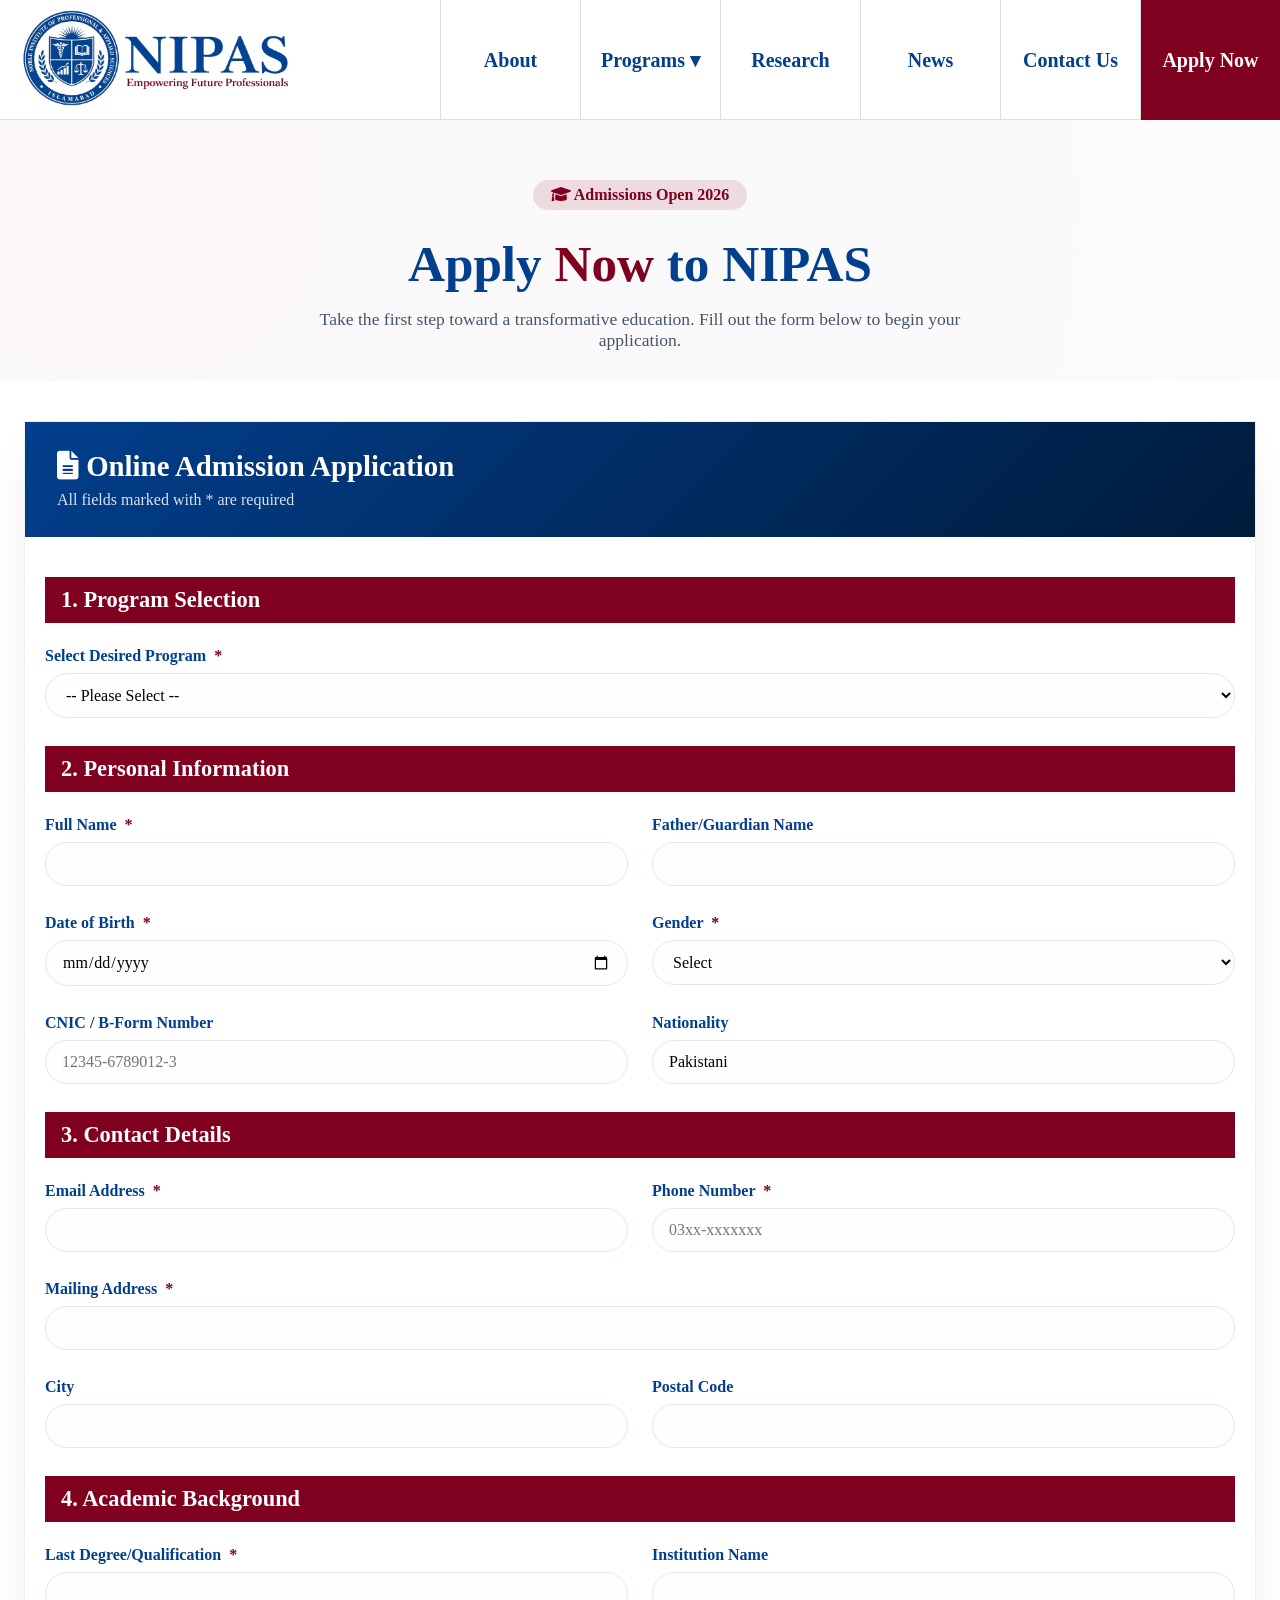
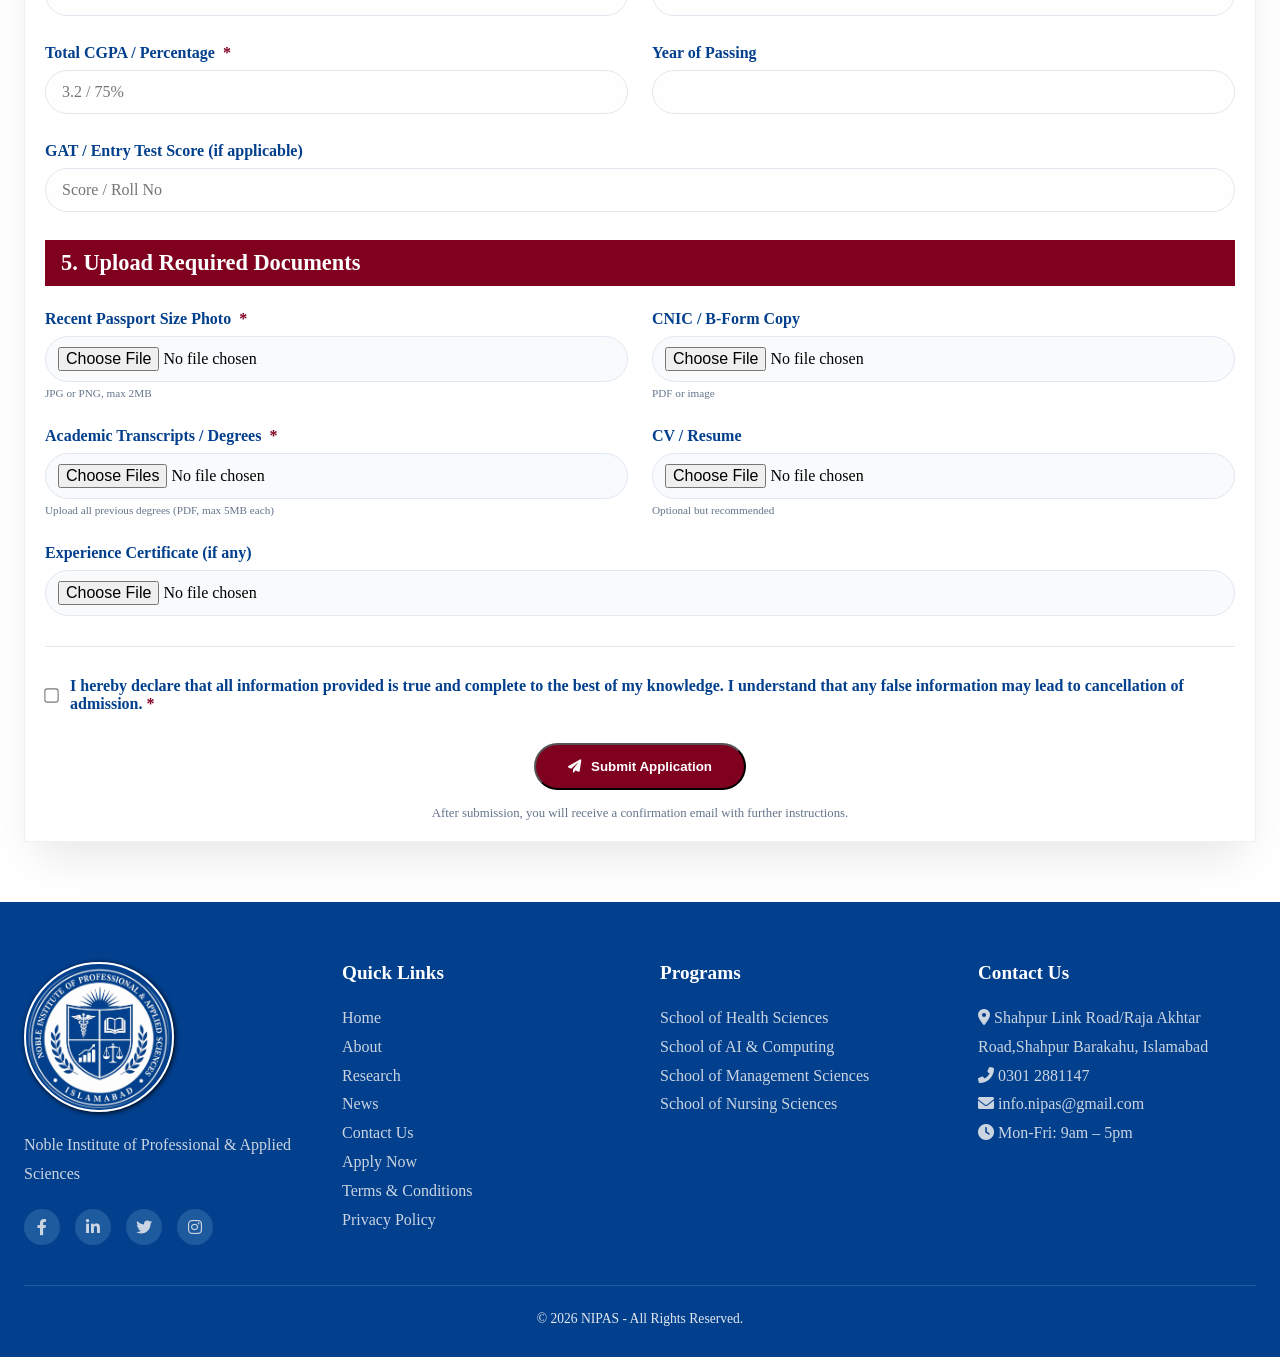
<file: apply-now.html>
<!DOCTYPE html>
<html lang="en">
<head>
<meta charset="UTF-8">
<meta name="viewport" content="width=device-width, initial-scale=1.0">

<!-- SEO Title -->
<title>Apply Now | NIPAS Admissions Islamabad</title>

<!-- Meta Description -->
<meta name="description" content="Apply now for admission at NIPAS Islamabad. Join Noble Institute of Professional & Applied Sciences and start your journey in quality education and professional learning.">

<!-- Keywords -->
<meta name="keywords" content="NIPAS apply now, admissions Islamabad, apply admission Pakistan, education institute apply, NIPAS admission form, professional courses admission">

<!-- Author -->
<meta name="author" content="NIPAS Islamabad">

<!-- Robots -->
<meta name="robots" content="index, follow">

<!-- Canonical URL -->
<link rel="canonical" href="https://tariqsh123.github.io/nipas/apply-now.html">

<!-- Theme Color -->
<meta name="theme-color" content="#0d6efd">

<!-- Open Graph -->
<meta property="og:type" content="website">
<meta property="og:title" content="Apply Now | NIPAS Admissions Islamabad">
<meta property="og:description" content="Apply for admission at NIPAS Islamabad and join professional education programs designed for future success.">
<meta property="og:url" content="https://tariqsh123.github.io/nipas/apply-now.html">
<meta property="og:image" content="https://tariqsh123.github.io/nipas/images/apply-preview.jpg">

<!-- Twitter Card -->
<meta name="twitter:card" content="summary_large_image">
<meta name="twitter:title" content="Apply Now | NIPAS Admissions Islamabad">
<meta name="twitter:description" content="Submit your application for admission at NIPAS Islamabad.">
<meta name="twitter:image" content="https://tariqsh123.github.io/nipas/images/apply-preview.jpg">

<!-- Favicon -->
<link rel="icon" href="images/favicon.ico" type="image/x-icon">

<!-- CSS -->
<link rel="stylesheet" href="style.css">

<!-- Font Awesome -->
<link rel="stylesheet" href="https://cdnjs.cloudflare.com/ajax/libs/font-awesome/6.0.0-beta3/css/all.min.css">
</head>
<body>

<!-- ================= NAVBAR (exact copy) ================= -->

<!-- ================= NAVBAR (exact copy) ================= -->
<header class="navbar" id="navbar">
  <div class="nav-container">
    <div class="logo">
      <a href="index.html">
        <img src="images/logo.webp" alt="NIPAS Logo">
      </a>
    </div>
    <!-- DESKTOP MENU -->
    <nav class="nav-menu" aria-label="Main Navigation">
      <a href="about-us.html" class="nav-link">About</a>
      <!-- PROGRAMS DROPDOWN -->
      <div class="dropdown">
        <button class="nav-link dropdown-btn" aria-haspopup="true" aria-expanded="false">Programs ▾</button>
        <div class="dropdown-menu" role="menu">
          <a href="school-of-health-science-program.html" class="dropdown-item">School of Health Sciences</a>
          <a href="school-of-nursing-program.html" class="dropdown-item">School of Nursing</a>
          <a href="school-of-management-sciences-program.html" class="dropdown-item">School of Management Sciences</a>
          <a href="school-of-artificial-intelligence-and-computing-program.html" class="dropdown-item">School of Artificial Intelligence & Computing</a>
        </div>
      </div>
      <a href="research.html" class="nav-link">Research</a>
      <a href="news.html" class="nav-link">News</a>
      <a href="contact-us.html" class="nav-link">Contact Us</a>
      <a href="apply-now.html" class="nav-link apply-btn">Apply Now</a>
    </nav>
    <!-- MOBILE TOGGLE -->
    <button class="hamburger" id="hamburger" aria-label="Open Menu">
      <span></span>
      <span></span>
      <span></span>
    </button>
  </div>
</header>
<!-- OVERLAY -->
<div class="overlay" id="overlay"></div>
<!-- MOBILE MENU -->
<aside class="mobile-menu" id="mobileMenu">
  <div class="mobile-header">
    <a href="index.html" class="mobile-logo">
      <img src="images/logo.webp" alt="NIPAS Logo">
    </a>
    <button class="close-btn" id="closeMenu" aria-label="Close Menu">×</button>
  </div>
  <nav class="mobile-nav">
    <a href="about-us.html">About</a>
    <button class="mobile-dropdown-btn">Programs ▾</button>
    <div class="mobile-dropdown">
      <a href="school-of-health-science-program.html">School of Health Sciences</a>
      <a href="school-of-nursing-program.html">School of Nursing</a>
      <a href="school-of-management-sciences-program.html">School of Management Sciences</a>
      <a href="school-of-artificial-intelligence-and-computing-program.html">School of AI & Computing</a>
    </div>
    <a href="research.html">Research</a>
    <a href="news.html">News</a>
    <a href="contact-us.html">Contact Us</a>
    <a href="apply-now.html">Apply Now</a>
  </nav>
</aside>
<!-- ================= MAIN: APPLY NOW FORM ================= -->
<main>
  <!-- Hero Section -->
  <section class="apply-hero">
    <div class="container">
      <div class="apply-badge"><i class="fas fa-graduation-cap"></i> Admissions Open 2026</div>
      <h1>Apply <span>Now</span> to NIPAS</h1>
      <p style="max-width: 700px; margin: 16px auto 0; font-size: 1.1rem; color: #475569;">Take the first step toward a transformative education. Fill out the form below to begin your application.</p>
    </div>
  </section>

  <!-- Application Form -->
  <div class="container">
    <div class="form-container">
      <div class="form-header">
        <h2><i class="fas fa-file-alt"></i> Online Admission Application</h2>
        <p>All fields marked with <span class="required">*</span> are required</p>
      </div>
      <div class="form-body">
        <form id="admissionForm" action="#" method="post" enctype="multipart/form-data">
          <!-- Program Selection -->
          <div class="section-subtitle">1. Program Selection</div>
          <div class="form-row">
            <div class="form-group full-width">
              <label>Select Desired Program <span class="required">*</span></label>
              <select name="program" required>
                <option value="">-- Please Select --</option>
                  <option>BS Health Sciences</option>
                  <option>MS Health Sciences</option>
                  <option>MPhil Health Sciences</option>
                  <option>PhD Health Sciences</option>
                  <option>BS Nursing</option>
                  <option>MS Nursing</option>
                  <option>MPhil Nursing</option>
                  <option>PhD Nursing</option>
                  <option>BS Artificial Intelligence</option>
                  <option>BS Computer Science</option>
                  <option>BS Data Science</option>
                  <option>MS Artificial Intelligence</option>
                  <option>MS Computing</option>
                  <option>MPhil Computing</option>
                  <option>PhD Computing Sciences</option>
                  <option>BS Management Sciences</option>
                  <option>MS Management Sciences</option>
                  <option>MPhil Management Sciences</option>
                  <option>PhD Management Sciences</option>
              </select>
            </div>
          </div>

          <!-- Personal Information -->
          <div class="section-subtitle">2. Personal Information</div>
          <div class="form-row">
            <div class="form-group"><label>Full Name <span class="required">*</span></label><input type="text" name="fullname" required></div>
            <div class="form-group"><label>Father/Guardian Name</label><input type="text" name="guardian"></div>
          </div>
          <div class="form-row">
            <div class="form-group"><label>Date of Birth <span class="required">*</span></label><input type="date" name="dob" required></div>
            <div class="form-group"><label>Gender <span class="required">*</span></label>
              <select name="gender" required>
                <option value="">Select</option>
                <option>Male</option>
                <option>Female</option>
                <option>Other</option>
              </select>
            </div>
          </div>
          <div class="form-row">
            <div class="form-group"><label>CNIC / B-Form Number</label><input type="text" name="cnic" placeholder="12345-6789012-3"></div>
            <div class="form-group"><label>Nationality</label><input type="text" name="nationality" value="Pakistani"></div>
          </div>

          <!-- Contact Details -->
          <div class="section-subtitle">3. Contact Details</div>
          <div class="form-row">
            <div class="form-group"><label>Email Address <span class="required">*</span></label><input type="email" name="email" required></div>
            <div class="form-group"><label>Phone Number <span class="required">*</span></label><input type="tel" name="phone" required placeholder="03xx-xxxxxxx"></div>
          </div>
          <div class="form-row">
            <div class="form-group full-width"><label>Mailing Address <span class="required">*</span></label><input type="text" name="address" required></div>
          </div>
          <div class="form-row">
            <div class="form-group"><label>City</label><input type="text" name="city"></div>
            <div class="form-group"><label>Postal Code</label><input type="text" name="postal"></div>
          </div>

          <!-- Academic Background -->
          <div class="section-subtitle">4. Academic Background</div>
          <div class="form-row">
            <div class="form-group"><label>Last Degree/Qualification <span class="required">*</span></label><input type="text" name="last_degree" required></div>
            <div class="form-group"><label>Institution Name</label><input type="text" name="institution"></div>
          </div>
          <div class="form-row">
            <div class="form-group"><label>Total CGPA / Percentage <span class="required">*</span></label><input type="text" name="cgpa" required placeholder="3.2 / 75%"></div>
            <div class="form-group"><label>Year of Passing</label><input type="text" name="passing_year"></div>
          </div>
          <div class="form-row">
            <div class="form-group"><label>GAT / Entry Test Score (if applicable)</label><input type="text" name="gat_score" placeholder="Score / Roll No"></div>
          </div>

          <!-- Document Uploads -->
          <div class="section-subtitle">5. Upload Required Documents</div>
          <div class="form-row">
            <div class="form-group"><label>Recent Passport Size Photo <span class="required">*</span></label><input type="file" name="photo" accept="image/*" class="file-input" required><div class="file-note">JPG or PNG, max 2MB</div></div>
            <div class="form-group"><label>CNIC / B-Form Copy</label><input type="file" name="cnic_copy" accept=".pdf,.jpg,.png" class="file-input"><div class="file-note">PDF or image</div></div>
          </div>
          <div class="form-row">
            <div class="form-group"><label>Academic Transcripts / Degrees <span class="required">*</span></label><input type="file" name="transcripts" accept=".pdf" class="file-input" required multiple><div class="file-note">Upload all previous degrees (PDF, max 5MB each)</div></div>
            <div class="form-group"><label>CV / Resume</label><input type="file" name="cv" accept=".pdf,.doc" class="file-input"><div class="file-note">Optional but recommended</div></div>
          </div>
          <div class="form-row">
            <div class="form-group"><label>Experience Certificate (if any)</label><input type="file" name="experience" accept=".pdf" class="file-input"></div>
          </div>

          <!-- Declaration -->
          <hr>
          <div class="checkbox-group">
            <input type="checkbox" id="declaration" required>
            <label for="declaration">I hereby declare that all information provided is true and complete to the best of my knowledge. I understand that any false information may lead to cancellation of admission.<span class="required">*</span></label>
          </div>

          <!-- Submit Button -->
          <div class="submit-area">
            <button type="submit" class="btn-primary"><i class="fas fa-paper-plane"></i> Submit Application</button>
            <p style="margin-top: 16px; font-size: 0.8rem; color:#64748b;">After submission, you will receive a confirmation email with further instructions.</p>
          </div>
        </form>
      </div>
    </div>
  </div>
</main>

<!-- ================= FOOTER (exact copy) ================= -->
<footer class="footer">
  <div class="container">
    <div class="footer-flex">
      <div class="footer-col">
        <div class="footer-logo">
          <img src="images/footer-logo.webp" alt="NIPAS Footer Logo" title="NIPAS Footer Logo" loading="lazy">
        </div>
        <p>Noble Institute of Professional & Applied Sciences</p>
        <div class="social-icons">
          <a href="#"><i class="fab fa-facebook-f"></i></a>
          <a href="#"><i class="fab fa-linkedin-in"></i></a>
          <a href="#"><i class="fab fa-twitter"></i></a>
          <a href="#"><i class="fab fa-instagram"></i></a>
        </div>
      </div>
      <div class="footer-col">
        <h4>Quick Links</h4>
        <a href="index.html">Home</a>
        <a href="about-us.html">About</a>
        <a href="research.html">Research</a>
        <a href="news.html">News</a>
        <a href="contact-us.html">Contact Us</a>
        <a href="apply-now.html">Apply Now</a>
        <a href="terms.html">Terms & Conditions </a>
        <a href="privacy.html">Privacy Policy</a>
      </div>
      <div class="footer-col">
        <h4>Programs</h4>
        <a href="school-of-health-science-program.html">School of Health Sciences</a>
        <a href="school-of-artificial-intelligence-and-computing-program.html">School of AI & Computing</a>
        <a href="school-of-management-sciences-program.html">School of Management Sciences</a>
        <a href="school-of-nursing-program.html">School of Nursing Sciences</a>
      </div>
      <div class="footer-col">
        <h4>Contact Us</h4>
        <p><i class="fas fa-map-marker-alt"></i> Shahpur Link Road/Raja Akhtar Road,Shahpur Barakahu, Islamabad</p>
        <p><i class="fas fa-phone-alt"></i> 0301 2881147</p>
        <p><i class="fas fa-envelope"></i> info.nipas@gmail.com</p>
        <p><i class="fas fa-clock"></i> Mon-Fri: 9am – 5pm</p>
      </div>
    </div>
    <div class="copyright">
      <p>© 2026 NIPAS - All Rights Reserved.</p>
    </div>
  </div>
</footer>
<script>
  // Mobile menu and scroll functionality (same as original)
  const hamburger = document.getElementById("hamburger");
  const mobileMenu = document.getElementById("mobileMenu");
  const overlay = document.getElementById("overlay");
  const closeMenu = document.getElementById("closeMenu");
  function openMenu() {
    mobileMenu.classList.add("active");
    overlay.classList.add("active");
    document.body.style.overflow = "hidden";
  }
  function closeMobileMenu() {
    mobileMenu.classList.remove("active");
    overlay.classList.remove("active");
    document.body.style.overflow = "auto";
  }
  if(hamburger) hamburger.addEventListener("click", openMenu);
  if(closeMenu) closeMenu.addEventListener("click", closeMobileMenu);
  if(overlay) overlay.addEventListener("click", closeMobileMenu);
  document.querySelectorAll(".mobile-nav a").forEach(link => {
    link.addEventListener("click", closeMobileMenu);
  });
  const mobileDropdownBtn = document.querySelector(".mobile-dropdown-btn");
  const mobileDropdown = document.querySelector(".mobile-dropdown");
  if(mobileDropdownBtn) {
    mobileDropdownBtn.addEventListener("click", () => {
      if (mobileDropdown.style.display === "flex") mobileDropdown.style.display = "none";
      else mobileDropdown.style.display = "flex";
    });
  }
  window.addEventListener("scroll", () => {
    const navbar = document.getElementById("navbar");
    if (window.scrollY > 10) navbar.classList.add("scrolled");
    else navbar.classList.remove("scrolled");
  });

  // Form submission handler (demo alert)
  const form = document.getElementById('admissionForm');
  form.addEventListener('submit', function(e) {
    e.preventDefault();
    // Simple validation for file inputs (just demo)
    const program = form.querySelector('select[name="program"]').value;
    if (!program) {
      alert('Please select a program.');
      return;
    }
    alert('Thank you for applying to NIPAS! Your application has been received. Our admissions team will contact you within 3-5 working days.');
    // In a real scenario, you'd send form data via fetch or FormData
    // For demo, we reset optionally? Not resetting to keep demo visible.
    // form.reset(); // optional
  });
</script>
</body>
</html>
</file>
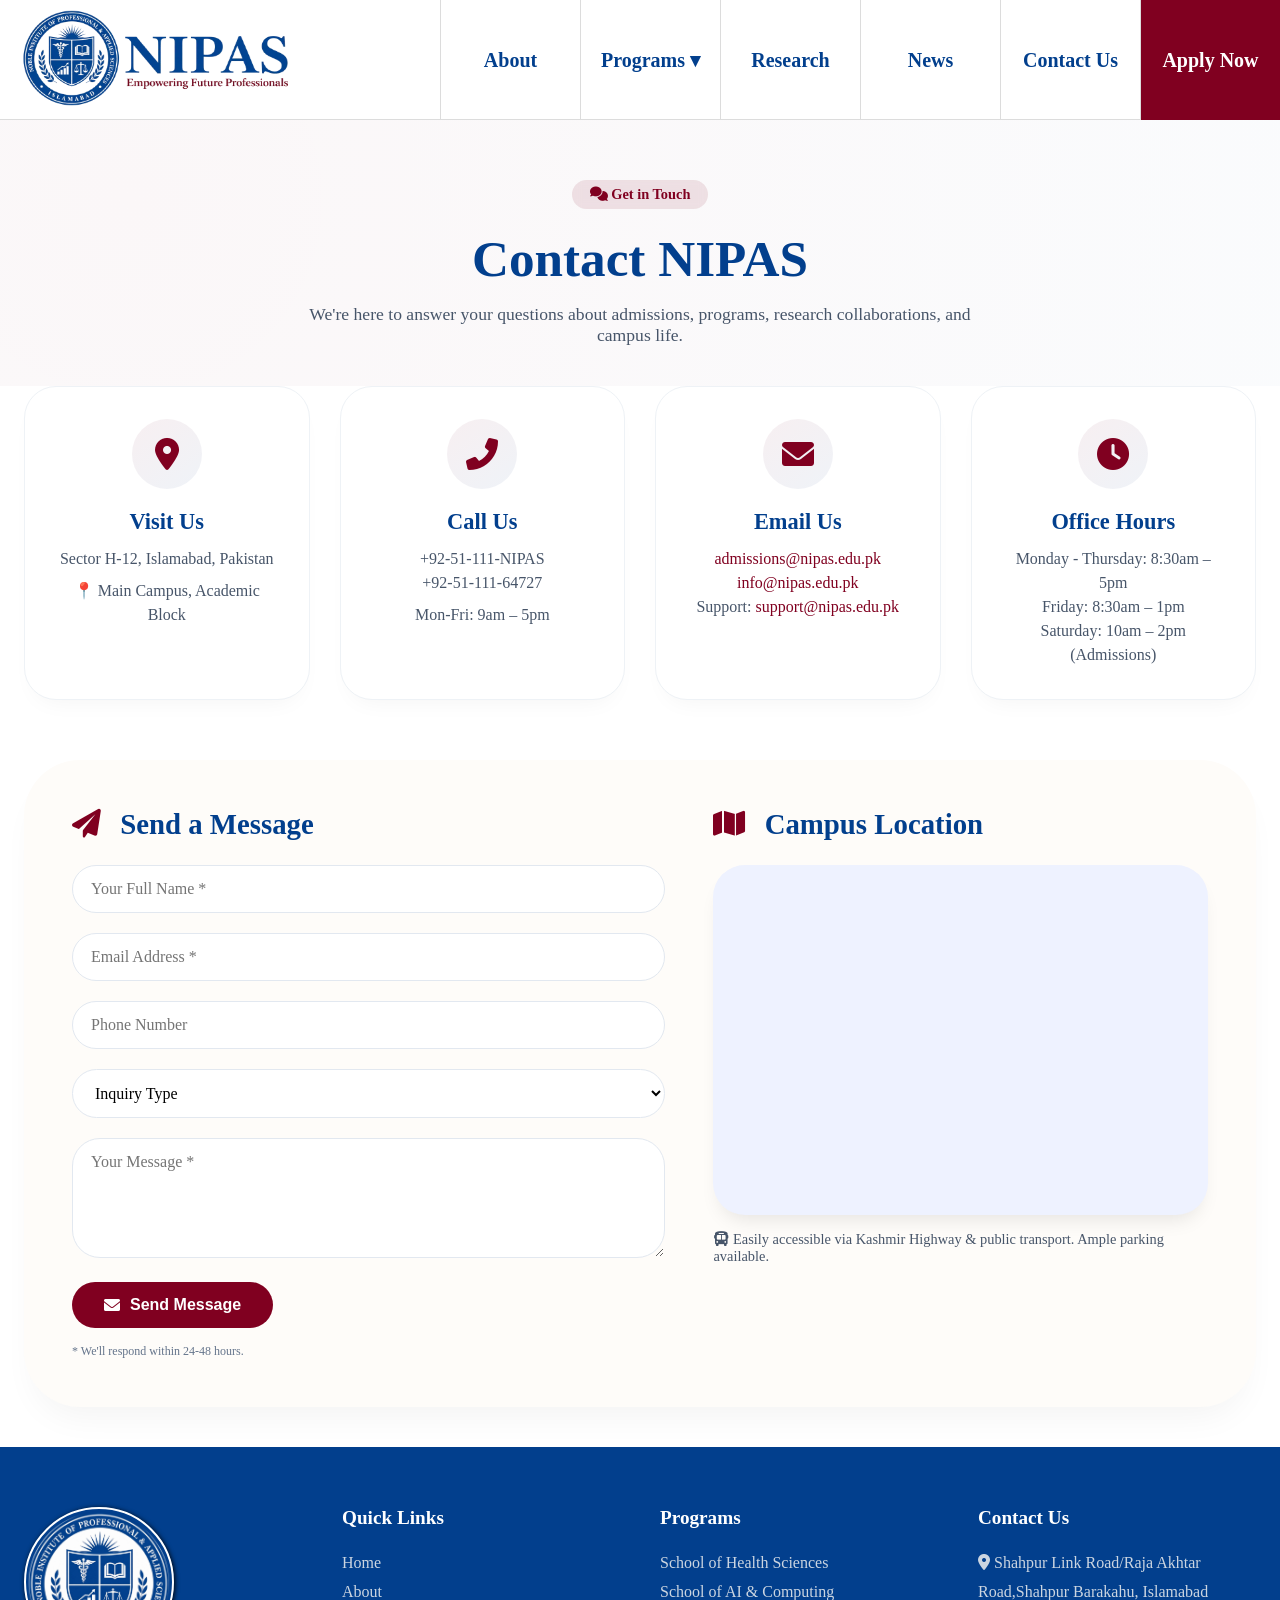
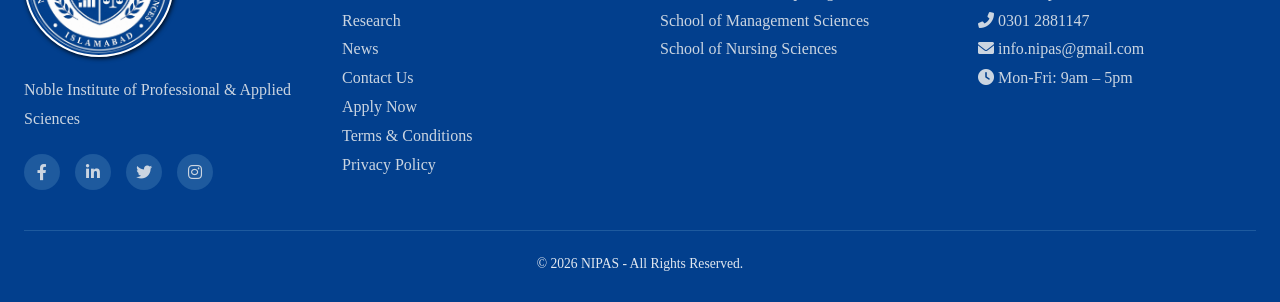
<file: contact-us.html>
<!DOCTYPE html>
<html lang="en">
<head>
<meta charset="UTF-8">
<meta name="viewport" content="width=device-width, initial-scale=1.0">

<!-- SEO Title -->
<title>Contact NIPAS | Noble Institute of Professional & Applied Sciences Islamabad</title>

<!-- Meta Description -->
<meta name="description" content="Contact NIPAS Islamabad for admissions, inquiries, and support. Get in touch with Noble Institute of Professional & Applied Sciences for guidance and information.">

<!-- Keywords -->
<meta name="keywords" content="contact NIPAS, NIPAS Islamabad contact, education institute contact, admission inquiry Pakistan, Noble Institute contact details">

<!-- Author -->
<meta name="author" content="NIPAS Islamabad">

<!-- Robots -->
<meta name="robots" content="index, follow">

<!-- Canonical URL -->
<link rel="canonical" href="https://tariqsh123.github.io/nipas/contact-us.html">

<!-- Theme Color -->
<meta name="theme-color" content="#0d6efd">

<!-- Open Graph -->
<meta property="og:type" content="website">
<meta property="og:title" content="Contact NIPAS | Noble Institute of Professional & Applied Sciences Islamabad">
<meta property="og:description" content="Get in touch with NIPAS Islamabad for admissions, support, and general inquiries.">
<meta property="og:url" content="https://tariqsh123.github.io/nipas/contact-us.html">
<meta property="og:image" content="https://tariqsh123.github.io/nipas/images/contact-preview.jpg">

<!-- Twitter Card -->
<meta name="twitter:card" content="summary_large_image">
<meta name="twitter:title" content="Contact NIPAS | Islamabad Education Institute">
<meta name="twitter:description" content="Contact NIPAS Islamabad for admission and support inquiries.">
<meta name="twitter:image" content="https://tariqsh123.github.io/nipas/images/contact-preview.jpg">

<!-- Favicon -->
<link rel="icon" href="images/favicon.ico" type="image/x-icon">

<!-- CSS -->
<link rel="stylesheet" href="style.css">

<!-- Font Awesome -->
<link rel="stylesheet" href="https://cdnjs.cloudflare.com/ajax/libs/font-awesome/6.0.0-beta3/css/all.min.css">
</head>
<body>
<header class="navbar" id="navbar">
  <div class="nav-container">
    <div class="logo">
      <a href="index.html">
        <img src="images/logo.webp" alt="NIPAS Logo">
      </a>
    </div>
    <!-- DESKTOP MENU -->
    <nav class="nav-menu" aria-label="Main Navigation">
      <a href="about-us.html" class="nav-link">About</a>
      <!-- PROGRAMS DROPDOWN -->
      <div class="dropdown">
        <button class="nav-link dropdown-btn" aria-haspopup="true" aria-expanded="false">Programs ▾</button>
        <div class="dropdown-menu" role="menu">
          <a href="school-of-health-science-program.html" class="dropdown-item">School of Health Sciences</a>
          <a href="school-of-nursing-program.html" class="dropdown-item">School of Nursing</a>
          <a href="school-of-management-sciences-program.html" class="dropdown-item">School of Management Sciences</a>
          <a href="school-of-artificial-intelligence-and-computing-program.html" class="dropdown-item">School of Artificial Intelligence & Computing</a>
        </div>
      </div>
      <a href="research.html" class="nav-link">Research</a>
      <a href="news.html" class="nav-link">News</a>
      <a href="contact-us.html" class="nav-link">Contact Us</a>
      <a href="apply-now.html" class="nav-link apply-btn">Apply Now</a>
    </nav>
    <!-- MOBILE TOGGLE -->
    <button class="hamburger" id="hamburger" aria-label="Open Menu">
      <span></span>
      <span></span>
      <span></span>
    </button>
  </div>
</header>
<!-- OVERLAY -->
<div class="overlay" id="overlay"></div>
<!-- MOBILE MENU -->
<aside class="mobile-menu" id="mobileMenu">
  <div class="mobile-header">
    <a href="index.html" class="mobile-logo">
      <img src="images/logo.webp" alt="NIPAS Logo">
    </a>
    <button class="close-btn" id="closeMenu" aria-label="Close Menu">×</button>
  </div>
  <nav class="mobile-nav">
    <a href="about-us.html">About</a>
    <button class="mobile-dropdown-btn">Programs ▾</button>
    <div class="mobile-dropdown">
      <a href="school-of-health-science-program.html">School of Health Sciences</a>
      <a href="school-of-nursing-program.html">School of Nursing</a>
      <a href="school-of-management-sciences-program.html">School of Management Sciences</a>
      <a href="school-of-artificial-intelligence-and-computing-program.html">School of AI & Computing</a>
    </div>
    <a href="research.html">Research</a>
    <a href="news.html">News</a>
    <a href="contact-us.html">Contact Us</a>
    <a href="apply-now.html">Apply Now</a>
  </nav>
</aside>

<!-- ================= MAIN: CONTACT PAGE ================= -->
<main>
  <!-- Hero Section -->
  <section class="contact-hero">
    <div class="container">
      <div class="badge" style="background: rgba(128,0,32,0.1); display: inline-block; padding: 6px 18px; border-radius: 40px; color:#800020; margin-bottom: 20px;"><i class="fas fa-comments"></i> Get in Touch</div>
      <h1>Contact NIPAS</h1>
      <p style="max-width: 700px; margin: 16px auto 0; font-size: 1.1rem; color: #475569;">We're here to answer your questions about admissions, programs, research collaborations, and campus life.</p>
    </div>
  </section>

  <!-- Contact Info Cards -->
  <div class="container">
    <div class="contact-info-grid">
      <div class="info-card">
        <div class="info-icon"><i class="fas fa-map-marker-alt"></i></div>
        <h3>Visit Us</h3>
        <p>Sector H-12, Islamabad, Pakistan</p>
        <p style="margin-top: 8px;">📍 Main Campus, Academic Block</p>
      </div>
      <div class="info-card">
        <div class="info-icon"><i class="fas fa-phone-alt"></i></div>
        <h3>Call Us</h3>
        <p>+92-51-111-NIPAS</p>
        <p>+92-51-111-64727</p>
        <p style="margin-top: 8px;">Mon-Fri: 9am – 5pm</p>
      </div>
      <div class="info-card">
        <div class="info-icon"><i class="fas fa-envelope"></i></div>
        <h3>Email Us</h3>
        <p><a href="mailto:admissions@nipas.edu.pk">admissions@nipas.edu.pk</a></p>
        <p><a href="mailto:info@nipas.edu.pk">info@nipas.edu.pk</a></p>
        <p>Support: <a href="mailto:support@nipas.edu.pk">support@nipas.edu.pk</a></p>
      </div>
      <div class="info-card">
        <div class="info-icon"><i class="fas fa-clock"></i></div>
        <h3>Office Hours</h3>
        <p>Monday - Thursday: 8:30am – 5pm</p>
        <p>Friday: 8:30am – 1pm</p>
        <p>Saturday: 10am – 2pm (Admissions)</p>
      </div>
    </div>
  </div>

  <!-- Contact Form + Map (Premium layout) -->
  <div class="container">
    <div class="contact-form-map">
      <div class="form-map-flex">
        <div class="form-col">
          <h3><i class="fas fa-paper-plane" style="color:#800020; margin-right: 12px;"></i> Send a Message</h3>
          <form id="contactForm" action="#" method="post">
            <div class="input-group">
              <input type="text" placeholder="Your Full Name *" required>
            </div>
            <div class="input-group">
              <input type="email" placeholder="Email Address *" required>
            </div>
            <div class="input-group">
              <input type="tel" placeholder="Phone Number">
            </div>
            <div class="input-group">
              <select>
                <option>Inquiry Type</option>
                <option>Admissions</option>
                <option>Program Information</option>
                <option>Research Collaboration</option>
                <option>Career Opportunities</option>
                <option>General Inquiry</option>
              </select>
            </div>
            <div class="input-group">
              <textarea placeholder="Your Message *" required></textarea>
            </div>
            <button type="submit" class="submit-btn"><i class="fas fa-envelope"></i> Send Message</button>
            <p style="font-size: 0.75rem; margin-top: 16px; color: #64748b;">* We'll respond within 24-48 hours.</p>
          </form>
        </div>
        <div class="map-col">
          <h3><i class="fas fa-map" style="color:#800020; margin-right: 12px;"></i> Campus Location</h3>
          <div class="map-wrapper">
            <iframe src="https://www.google.com/maps/embed?pb=!1m18!1m12!1m3!1d3319.789482563526!2d73.01954807515612!3d33.68658873342969!2m3!1f0!2f0!3f0!3m2!1i1024!2i768!4f13.1!3m3!1m2!1s0x38dfbfd00d5ff383%3A0x1e9f6a9b9b3f4b2a!2sH-12%2C%20Islamabad%2C%20Islamabad%20Capital%20Territory%2C%20Pakistan!5e0!3m2!1sen!2s!4v1712345678901!5m2!1sen!2s" allowfullscreen="" loading="lazy" referrerpolicy="no-referrer-when-downgrade"></iframe>
          </div>
          <p style="margin-top: 16px; font-size: 0.9rem; color: #475569;"><i class="fas fa-bus"></i> Easily accessible via Kashmir Highway & public transport. Ample parking available.</p>
        </div>
      </div>
    </div>
  </div>

</main>

<!-- ================= FOOTER (exact copy) ================= -->
<footer class="footer">
  <div class="container">
    <div class="footer-flex">
      <div class="footer-col">
        <div class="footer-logo">
          <img src="images/footer-logo.webp" alt="NIPAS Footer Logo" title="NIPAS Footer Logo" loading="lazy">
        </div>
        <p>Noble Institute of Professional & Applied Sciences</p>
        <div class="social-icons">
          <a href="#"><i class="fab fa-facebook-f"></i></a>
          <a href="#"><i class="fab fa-linkedin-in"></i></a>
          <a href="#"><i class="fab fa-twitter"></i></a>
          <a href="#"><i class="fab fa-instagram"></i></a>
        </div>
      </div>
      <div class="footer-col">
        <h4>Quick Links</h4>
        <a href="index.html">Home</a>
        <a href="about-us.html">About</a>
        <a href="research.html">Research</a>
        <a href="news.html">News</a>
        <a href="contact-us.html">Contact Us</a>
        <a href="apply-now.html">Apply Now</a>
        <a href="terms.html">Terms & Conditions </a>
        <a href="privacy.html">Privacy Policy</a>
      </div>
      <div class="footer-col">
        <h4>Programs</h4>
        <a href="school-of-health-science-program.html">School of Health Sciences</a>
        <a href="school-of-artificial-intelligence-and-computing-program.html">School of AI & Computing</a>
        <a href="school-of-management-sciences-program.html">School of Management Sciences</a>
        <a href="school-of-nursing-program.html">School of Nursing Sciences</a>
      </div>
      <div class="footer-col">
        <h4>Contact Us</h4>
        <p><i class="fas fa-map-marker-alt"></i> Shahpur Link Road/Raja Akhtar Road,Shahpur Barakahu, Islamabad</p>
        <p><i class="fas fa-phone-alt"></i> 0301 2881147</p>
        <p><i class="fas fa-envelope"></i> info.nipas@gmail.com</p>
        <p><i class="fas fa-clock"></i> Mon-Fri: 9am – 5pm</p>
      </div>
    </div>
    <div class="copyright">
      <p>© 2026 NIPAS - All Rights Reserved.</p>
    </div>
  </div>
</footer>

<script>
  // Mobile & scroll functionality (same as original)
  const hamburger = document.getElementById("hamburger");
  const mobileMenu = document.getElementById("mobileMenu");
  const overlay = document.getElementById("overlay");
  const closeMenu = document.getElementById("closeMenu");
  function openMenu() {
    mobileMenu.classList.add("active");
    overlay.classList.add("active");
    document.body.style.overflow = "hidden";
  }
  function closeMobileMenu() {
    mobileMenu.classList.remove("active");
    overlay.classList.remove("active");
    document.body.style.overflow = "auto";
  }
  if(hamburger) hamburger.addEventListener("click", openMenu);
  if(closeMenu) closeMenu.addEventListener("click", closeMobileMenu);
  if(overlay) overlay.addEventListener("click", closeMobileMenu);
  document.querySelectorAll(".mobile-nav a").forEach(link => {
    link.addEventListener("click", closeMobileMenu);
  });
  const mobileDropdownBtn = document.querySelector(".mobile-dropdown-btn");
  const mobileDropdown = document.querySelector(".mobile-dropdown");
  if(mobileDropdownBtn) {
    mobileDropdownBtn.addEventListener("click", () => {
      if (mobileDropdown.style.display === "flex") mobileDropdown.style.display = "none";
      else mobileDropdown.style.display = "flex";
    });
  }
  window.addEventListener("scroll", () => {
    const navbar = document.getElementById("navbar");
    if (window.scrollY > 10) navbar.classList.add("scrolled");
    else navbar.classList.remove("scrolled");
  });

  // Simple form alert (prevent default for demo)
  const contactForm = document.getElementById('contactForm');
  if(contactForm) {
    contactForm.addEventListener('submit', function(e) {
      e.preventDefault();
      alert('Thank you for reaching out! Our team will respond shortly.');
      this.reset();
    });
  }
</script>
</body>
</html>
</file>
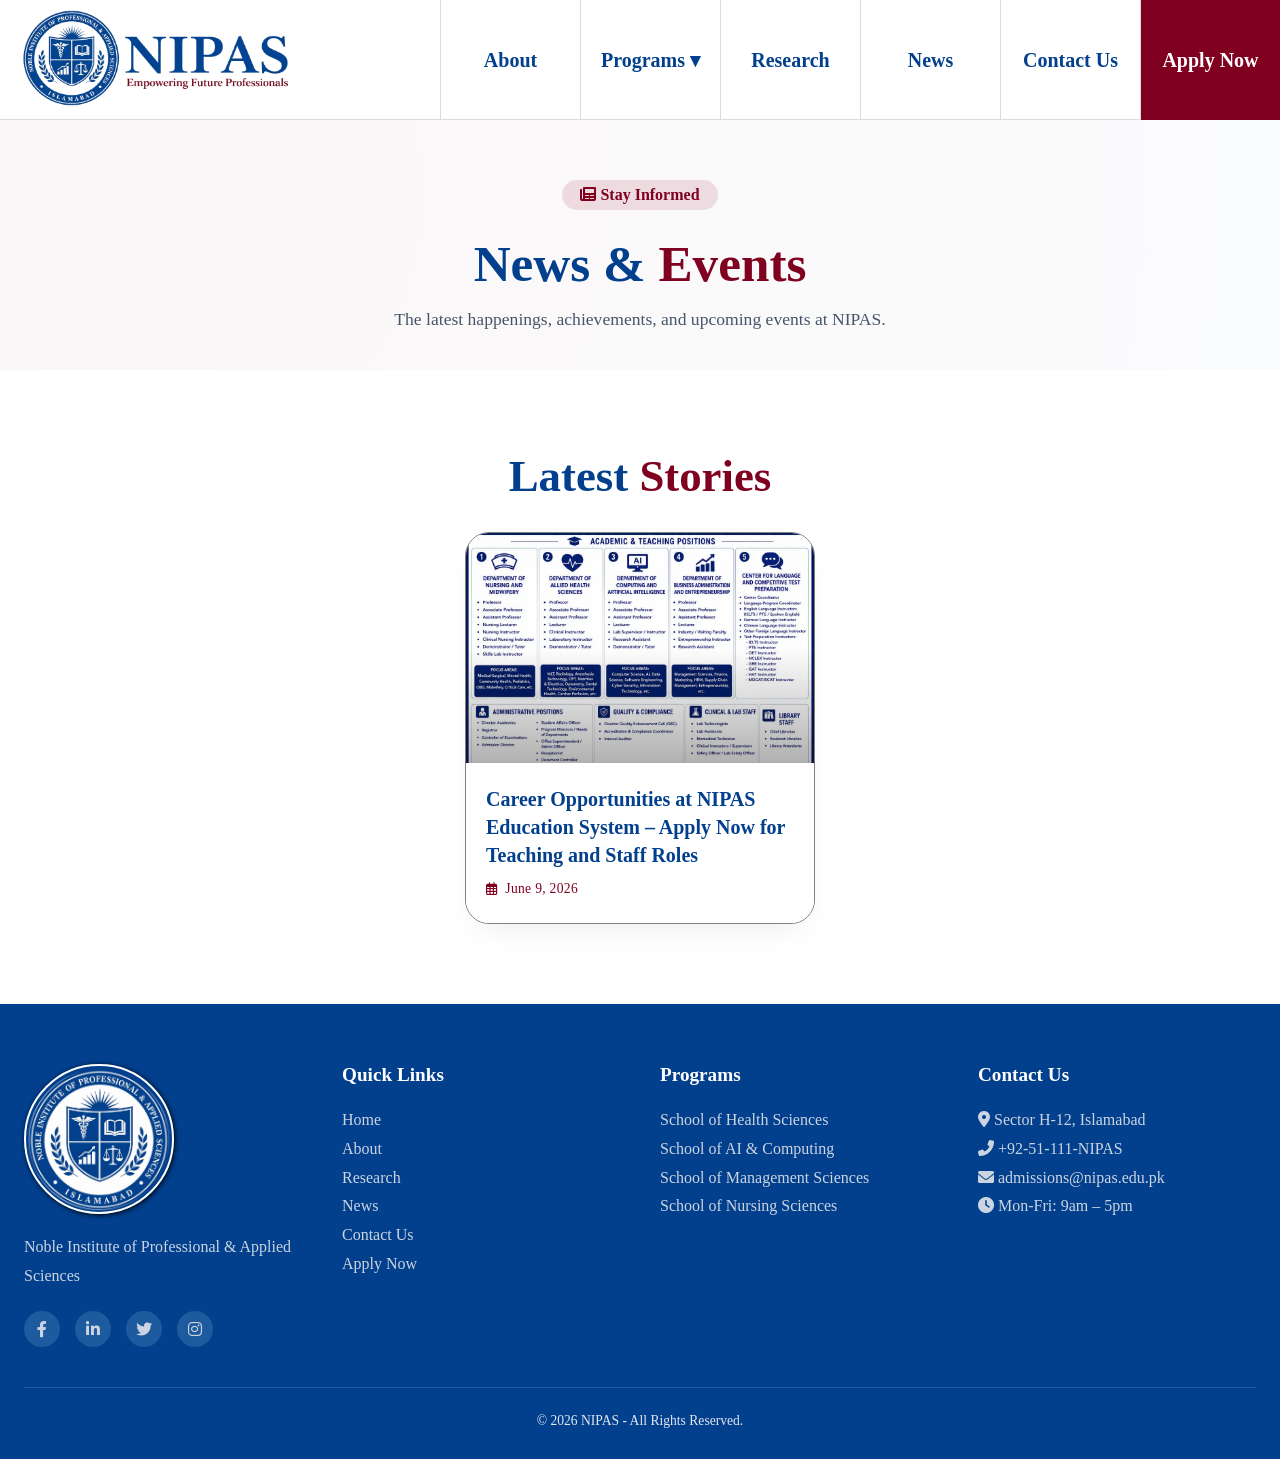
<file: news.html>
<!DOCTYPE html>
<html lang="en">
<head>
<meta charset="UTF-8">
<meta name="viewport" content="width=device-width, initial-scale=1.0">

<!-- SEO Title -->
<title>News & Events | NIPAS Islamabad</title>

<!-- Meta Description -->
<meta name="description" content="Stay updated with the latest news, events, seminars, workshops, and activities at NIPAS Islamabad – Noble Institute of Professional & Applied Sciences.">

<!-- Keywords -->
<meta name="keywords" content="NIPAS news, NIPAS events, Islamabad education news, seminars Pakistan, academic events Islamabad, institute news">

<!-- Author -->
<meta name="author" content="NIPAS Islamabad">

<!-- Robots -->
<meta name="robots" content="index, follow">

<!-- Canonical URL -->
<link rel="canonical" href="https://tariqsh123.github.io/nipas/news.html">

<!-- Theme Color -->
<meta name="theme-color" content="#0d6efd">

<!-- Open Graph -->
<meta property="og:type" content="website">
<meta property="og:title" content="News & Events | NIPAS Islamabad">
<meta property="og:description" content="Latest updates, news, seminars, and events from NIPAS Islamabad.">
<meta property="og:url" content="https://tariqsh123.github.io/nipas/news.html">
<meta property="og:image" content="https://tariqsh123.github.io/nipas/images/news-preview.jpg">

<!-- Twitter Card -->
<meta name="twitter:card" content="summary_large_image">
<meta name="twitter:title" content="News & Events | NIPAS Islamabad">
<meta name="twitter:description" content="Stay updated with NIPAS Islamabad latest news and events.">
<meta name="twitter:image" content="https://tariqsh123.github.io/nipas/images/news-preview.jpg">

<!-- Favicon -->
<link rel="icon" href="images/favicon.ico" type="image/x-icon">

<!-- CSS -->
<link rel="stylesheet" href="style.css">

<!-- Font Awesome -->
<link rel="stylesheet" href="https://cdnjs.cloudflare.com/ajax/libs/font-awesome/6.0.0-beta3/css/all.min.css">
</head>
<body>
<header class="navbar" id="navbar">
  <div class="nav-container">
    <div class="logo">
      <a href="index.html">
        <img src="images/logo.webp" alt="NIPAS Logo">
      </a>
    </div>
    <!-- DESKTOP MENU -->
    <nav class="nav-menu" aria-label="Main Navigation">
      <a href="about-us.html" class="nav-link">About</a>
      <!-- PROGRAMS DROPDOWN -->
      <div class="dropdown">
        <button class="nav-link dropdown-btn" aria-haspopup="true" aria-expanded="false">Programs ▾</button>
        <div class="dropdown-menu" role="menu">
          <a href="school-of-health-science-program.html" class="dropdown-item">School of Health Sciences</a>
          <a href="school-of-nursing-program.html" class="dropdown-item">School of Nursing</a>
          <a href="school-of-management-sciences-program.html" class="dropdown-item">School of Management Sciences</a>
          <a href="school-of-artificial-intelligence-and-computing-program.html" class="dropdown-item">School of Artificial Intelligence & Computing</a>
        </div>
      </div>
      <a href="research.html" class="nav-link">Research</a>
      <a href="news.html" class="nav-link">News</a>
      <a href="contact-us.html" class="nav-link">Contact Us</a>
      <a href="apply-now.html" class="nav-link apply-btn">Apply Now</a>
    </nav>
    <!-- MOBILE TOGGLE -->
    <button class="hamburger" id="hamburger" aria-label="Open Menu">
      <span></span>
      <span></span>
      <span></span>
    </button>
  </div>
</header>
<!-- OVERLAY -->
<div class="overlay" id="overlay"></div>
<!-- MOBILE MENU -->
<aside class="mobile-menu" id="mobileMenu">
  <div class="mobile-header">
    <a href="index.html" class="mobile-logo">
      <img src="images/logo.webp" alt="NIPAS Logo">
    </a>
    <button class="close-btn" id="closeMenu" aria-label="Close Menu">×</button>
  </div>
  <nav class="mobile-nav">
    <a href="about-us.html">About</a>
    <button class="mobile-dropdown-btn">Programs ▾</button>
    <div class="mobile-dropdown">
      <a href="school-of-health-science-program.html">School of Health Sciences</a>
      <a href="school-of-nursing-program.html">School of Nursing</a>
      <a href="school-of-management-sciences-program.html">School of Management Sciences</a>
      <a href="school-of-artificial-intelligence-and-computing-program.html">School of AI & Computing</a>
    </div>
    <a href="research.html">Research</a>
    <a href="news.html">News</a>
    <a href="contact-us.html">Contact Us</a>
    <a href="apply-now.html">Apply Now</a>
  </nav>
</aside>

<!-- ================= MAIN: NEWS PAGE ================= -->
<main>
  <!-- Hero Section -->
  <section class="news-hero">
    <div class="container">
      <div class="news-badge"><i class="fas fa-newspaper"></i> Stay Informed</div>
      <h1>News & <span>Events</span></h1>
      <p style="max-width: 700px; margin: 16px auto 0; font-size: 1.1rem; color: #475569;">The latest happenings, achievements, and upcoming events at NIPAS.</p>
    </div>
  </section>

  <!-- News Cards Grid (only image, title, date) -->
   <section>
  <div class="container">
    <h2 class="section-title">Latest <span>Stories</span></h2>
    <div class="news-grid">
      
      <!-- Card 1 -->
      <a href="news/career-opportunities-at-nipas-education-system.html" class="news-card" style="text-decoration: none;">
        <div class="news-img">
          <img src="images/career-opportunities-at-nipas-education-system.webp" alt="career-opportunities-at-nipas-education-system" title="career-opportunities-at-nipas-education-system" loading="lazy">
        </div>
        <div class="news-content">
          <h3 class="news-title">Career Opportunities at NIPAS Education System – Apply Now for Teaching and Staff Roles</h3>
          <div class="news-date"><i class="far fa-calendar-alt"></i> June 9, 2026</div>
        </div>
      </a>
    </div>
  </div>
  </section>

</main>

<!-- ================= FOOTER (exact copy) ================= -->
<footer class="footer">
  <div class="container">
    <div class="footer-flex">
      <div class="footer-col">
        <div class="footer-logo">
          <img src="images/footer-logo.webp" alt="NIPAS Footer Logo" onerror="this.src='data:image/svg+xml,%3Csvg xmlns=\'http://www.w3.org/2000/svg\' viewBox=\'0 0 200 60\'%3E%3Crect width=\'200\' height=\'60\' fill=\'%23800020\'/%3E%3Ctext x=\'20\' y=\'40\' fill=\'white\' font-size=\'24\' font-weight=\'bold\'%3ENIPAS%3C/text%3E%3C/svg%3E'">
        </div>
        <p>Noble Institute of Professional & Applied Sciences</p>
        <div class="social-icons">
          <a href="#"><i class="fab fa-facebook-f"></i></a>
          <a href="#"><i class="fab fa-linkedin-in"></i></a>
          <a href="#"><i class="fab fa-twitter"></i></a>
          <a href="#"><i class="fab fa-instagram"></i></a>
        </div>
      </div>
      <div class="footer-col">
        <h4>Quick Links</h4>
        <a href="index.html">Home</a>
        <a href="about-us.html">About</a>
        <a href="research.html">Research</a>
        <a href="news.html">News</a>
        <a href="contact-us.html">Contact Us</a>
        <a href="apply-now.html">Apply Now</a>
      </div>
      <div class="footer-col">
        <h4>Programs</h4>
        <a href="school-of-health-science-program.html">School of Health Sciences</a>
        <a href="school-of-artificial-intelligence-and-computing-program.html">School of AI & Computing</a>
        <a href="school-of-management-sciences-program.html">School of Management Sciences</a>
        <a href="school-of-nursing-program.html">School of Nursing Sciences</a>
      </div>
      <div class="footer-col">
        <h4>Contact Us</h4>
        <p><i class="fas fa-map-marker-alt"></i> Sector H-12, Islamabad</p>
        <p><i class="fas fa-phone-alt"></i> +92-51-111-NIPAS</p>
        <p><i class="fas fa-envelope"></i> admissions@nipas.edu.pk</p>
        <p><i class="fas fa-clock"></i> Mon-Fri: 9am – 5pm</p>
      </div>
    </div>
    <div class="copyright">
      <p>© 2026 NIPAS - All Rights Reserved.</p>
    </div>
  </div>
</footer>

<script>
  // Mobile menu and scroll functionality (same as original)
  const hamburger = document.getElementById("hamburger");
  const mobileMenu = document.getElementById("mobileMenu");
  const overlay = document.getElementById("overlay");
  const closeMenu = document.getElementById("closeMenu");
  function openMenu() {
    mobileMenu.classList.add("active");
    overlay.classList.add("active");
    document.body.style.overflow = "hidden";
  }
  function closeMobileMenu() {
    mobileMenu.classList.remove("active");
    overlay.classList.remove("active");
    document.body.style.overflow = "auto";
  }
  if(hamburger) hamburger.addEventListener("click", openMenu);
  if(closeMenu) closeMenu.addEventListener("click", closeMobileMenu);
  if(overlay) overlay.addEventListener("click", closeMobileMenu);
  document.querySelectorAll(".mobile-nav a").forEach(link => {
    link.addEventListener("click", closeMobileMenu);
  });
  const mobileDropdownBtn = document.querySelector(".mobile-dropdown-btn");
  const mobileDropdown = document.querySelector(".mobile-dropdown");
  if(mobileDropdownBtn) {
    mobileDropdownBtn.addEventListener("click", () => {
      if (mobileDropdown.style.display === "flex") mobileDropdown.style.display = "none";
      else mobileDropdown.style.display = "flex";
    });
  }
  window.addEventListener("scroll", () => {
    const navbar = document.getElementById("navbar");
    if (window.scrollY > 10) navbar.classList.add("scrolled");
    else navbar.classList.remove("scrolled");
  });
</script>
</body>
</html>
</file>
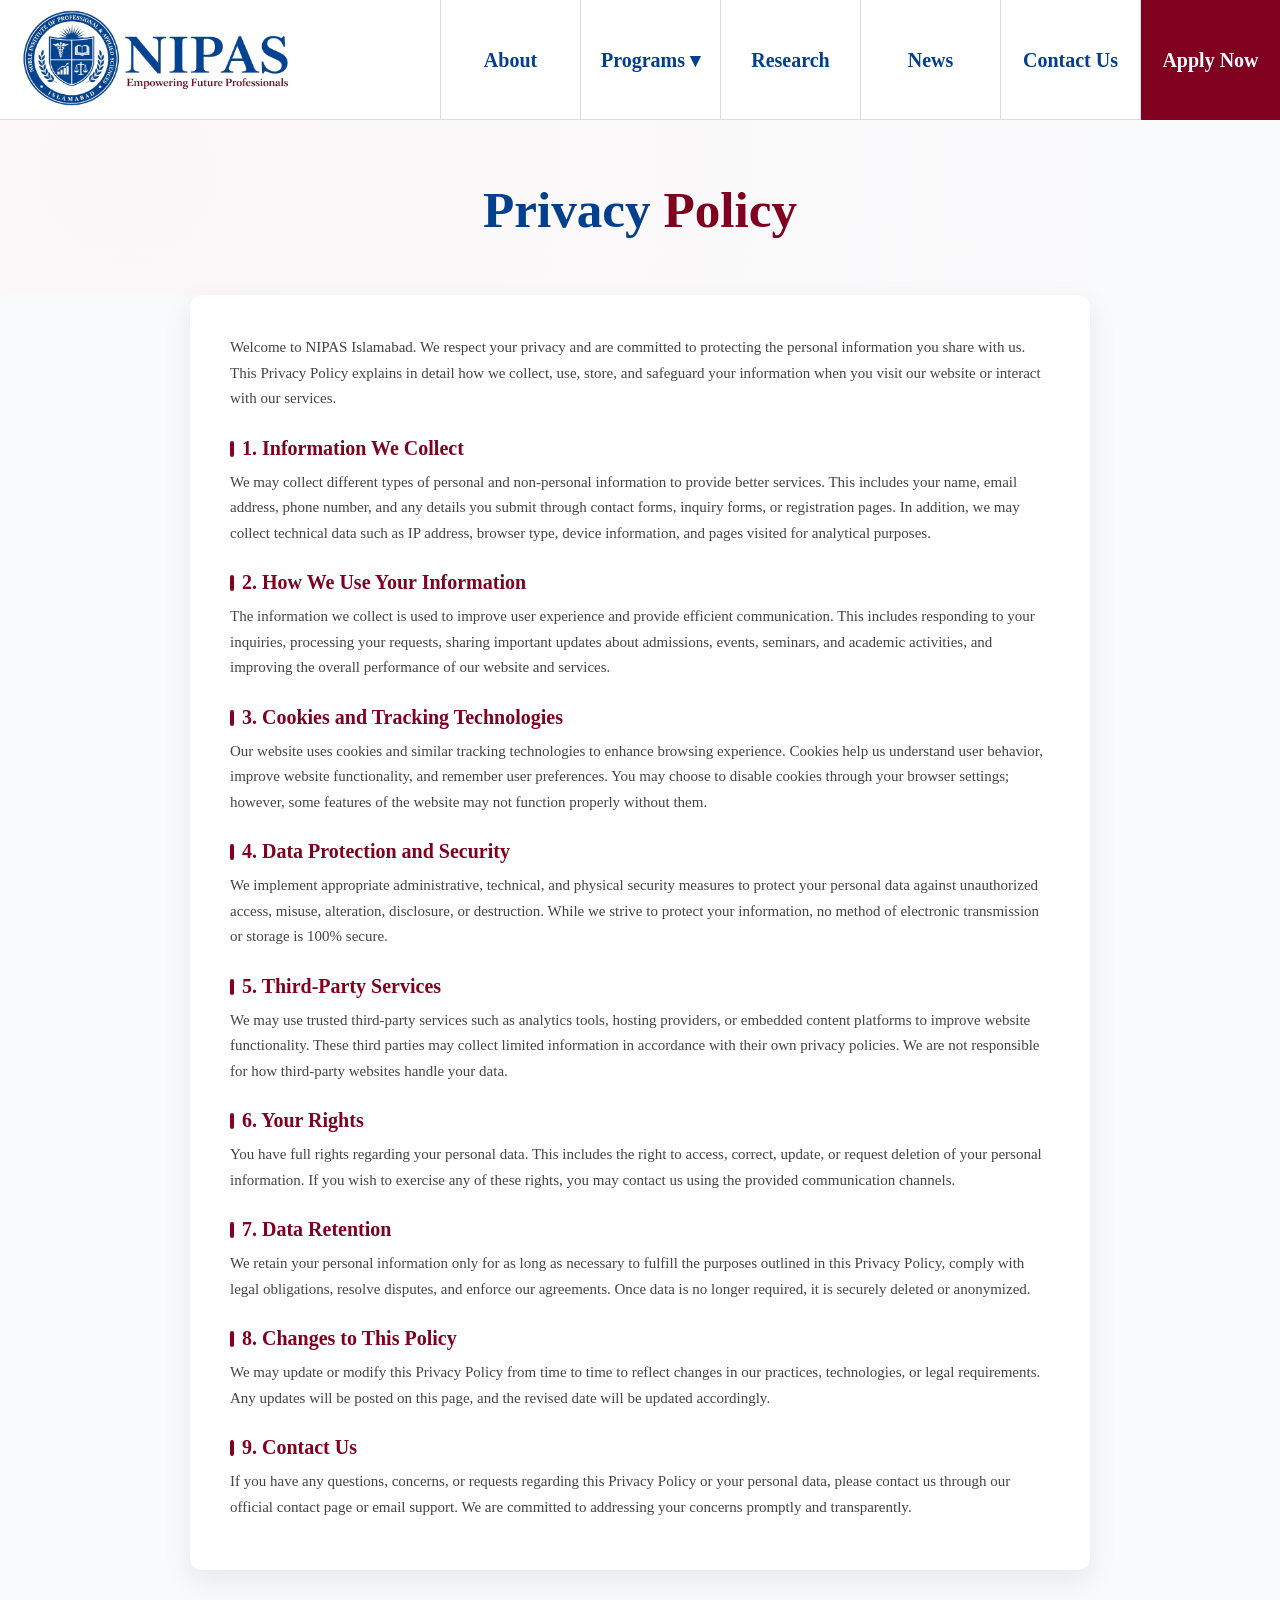
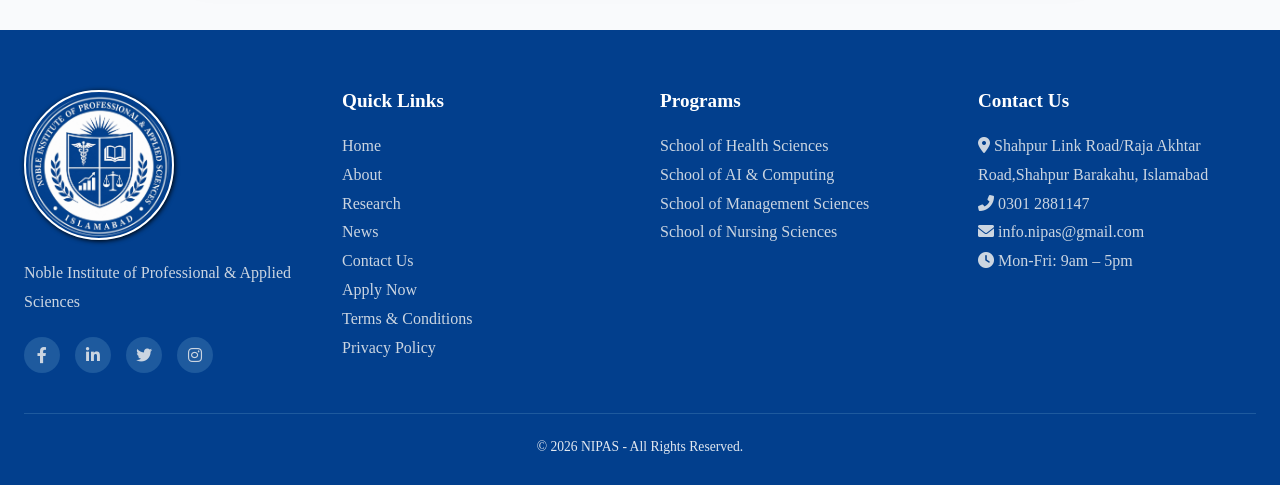
<file: privacy.html>
<!DOCTYPE html>
<html lang="en">
<head>
<meta charset="UTF-8">
<meta name="viewport" content="width=device-width, initial-scale=1.0">

<!-- SEO Title -->
<title>Privacy Policy | NIPAS Islamabad</title>

<!-- Meta Description -->
<meta name="description" content="Read the Privacy Policy of NIPAS Islamabad – learn how we collect, use, and protect your personal information while using our website and services.">

<!-- Keywords -->
<meta name="keywords" content="NIPAS privacy policy, Islamabad institute privacy, data protection NIPAS, user privacy Pakistan education website">

<!-- Author -->
<meta name="author" content="NIPAS Islamabad">

<!-- Robots -->
<meta name="robots" content="index, follow">

<!-- Canonical URL -->
<link rel="canonical" href="https://tariqsh123.github.io/nipas/privacy.html">

<!-- Theme Color -->
<meta name="theme-color" content="#0d6efd">

<!-- Open Graph -->
<meta property="og:type" content="website">
<meta property="og:title" content="Privacy Policy | NIPAS Islamabad">
<meta property="og:description" content="Learn how NIPAS Islamabad collects, uses, and protects your personal information.">
<meta property="og:url" content="https://tariqsh123.github.io/nipas/privacy.html">
<meta property="og:image" content="https://tariqsh123.github.io/nipas/images/news-preview.jpg">

<!-- Twitter Card -->
<meta name="twitter:card" content="summary_large_image">
<meta name="twitter:title" content="Privacy Policy | NIPAS Islamabad">
<meta name="twitter:description" content="Understand the privacy practices of NIPAS Islamabad website and services.">
<meta name="twitter:image" content="https://tariqsh123.github.io/nipas/images/news-preview.jpg">

<!-- Favicon -->
<link rel="icon" href="images/favicon.ico" type="image/x-icon">

<!-- CSS -->
<link rel="stylesheet" href="style.css">

<!-- Font Awesome -->
<link rel="stylesheet" href="https://cdnjs.cloudflare.com/ajax/libs/font-awesome/6.0.0-beta3/css/all.min.css">
</head>
<body>
<header class="navbar" id="navbar">
  <div class="nav-container">
    <div class="logo">
      <a href="index.html">
        <img src="images/logo.webp" alt="NIPAS Logo">
      </a>
    </div>
    <!-- DESKTOP MENU -->
    <nav class="nav-menu" aria-label="Main Navigation">
      <a href="about-us.html" class="nav-link">About</a>
      <!-- PROGRAMS DROPDOWN -->
      <div class="dropdown">
        <button class="nav-link dropdown-btn" aria-haspopup="true" aria-expanded="false">Programs ▾</button>
        <div class="dropdown-menu" role="menu">
          <a href="school-of-health-science-program.html" class="dropdown-item">School of Health Sciences</a>
          <a href="school-of-nursing-program.html" class="dropdown-item">School of Nursing</a>
          <a href="school-of-management-sciences-program.html" class="dropdown-item">School of Management Sciences</a>
          <a href="school-of-artificial-intelligence-and-computing-program.html" class="dropdown-item">School of Artificial Intelligence & Computing</a>
        </div>
      </div>
      <a href="research.html" class="nav-link">Research</a>
      <a href="news.html" class="nav-link">News</a>
      <a href="contact-us.html" class="nav-link">Contact Us</a>
      <a href="apply-now.html" class="nav-link apply-btn">Apply Now</a>
    </nav>
    <!-- MOBILE TOGGLE -->
    <button class="hamburger" id="hamburger" aria-label="Open Menu">
      <span></span>
      <span></span>
      <span></span>
    </button>
  </div>
</header>
<!-- OVERLAY -->
<div class="overlay" id="overlay"></div>
<!-- MOBILE MENU -->
<aside class="mobile-menu" id="mobileMenu">
  <div class="mobile-header">
    <a href="index.html" class="mobile-logo">
      <img src="images/logo.webp" alt="NIPAS Logo">
    </a>
    <button class="close-btn" id="closeMenu" aria-label="Close Menu">×</button>
  </div>
  <nav class="mobile-nav">
    <a href="about-us.html">About</a>
    <button class="mobile-dropdown-btn">Programs ▾</button>
    <div class="mobile-dropdown">
      <a href="school-of-health-science-program.html">School of Health Sciences</a>
      <a href="school-of-nursing-program.html">School of Nursing</a>
      <a href="school-of-management-sciences-program.html">School of Management Sciences</a>
      <a href="school-of-artificial-intelligence-and-computing-program.html">School of AI & Computing</a>
    </div>
    <a href="research.html">Research</a>
    <a href="news.html">News</a>
    <a href="contact-us.html">Contact Us</a>
    <a href="apply-now.html">Apply Now</a>
  </nav>
</aside>

<!-- ================= MAIN: NEWS PAGE ================= -->
<main>
  <!-- Hero Section -->
  <section class="news-hero">
    <div class="container">
      <h1>Privacy <span>Policy</span></h1>
    </div>
  </section>

  <style>
.privacy-policy-section{
  padding: 0 20px 60px 20px;
  background: #f9fafc;
}

.privacy-container{
  max-width: 900px;
  margin: auto;
  background: #ffffff;
  padding: 40px;
  border-radius: 12px;
  box-shadow: 0 10px 30px rgba(0,0,0,0.08);
}

.privacy-policy-section h2{
  color: #800020;
  font-size: 32px;
  margin-bottom: 15px;
  border-bottom: 2px solid #eee;
  padding-bottom: 10px;
}

.privacy-policy-section h3{
  color: #800020;
  font-size: 20px;
  margin-top: 25px;
  margin-bottom: 10px;
  position: relative;
  padding-left: 12px;
}

.privacy-policy-section h3::before{
  content: "";
  position: absolute;
  left: 0;
  top: 4px;
  width: 4px;
  height: 70%;
  background: #800020;
  border-radius: 2px;
}

.privacy-policy-section p{
  color: #444;
  font-size: 15px;
  line-height: 1.7;
  margin-bottom: 10px;
}

/* Mobile Responsive */
@media (max-width: 600px){
  .privacy-container{
    padding: 25px;
  }

  .privacy-policy-section h2{
    font-size: 26px;
  }

  .privacy-policy-section h3{
    font-size: 18px;
  }
}
</style>

<section class="privacy-policy-section">
  <div class="privacy-container">

    <p>
      Welcome to NIPAS Islamabad. We respect your privacy and are committed to protecting the personal information
      you share with us. This Privacy Policy explains in detail how we collect, use, store, and safeguard your
      information when you visit our website or interact with our services.
    </p>

    <h3>1. Information We Collect</h3>
    <p>
      We may collect different types of personal and non-personal information to provide better services. This includes
      your name, email address, phone number, and any details you submit through contact forms, inquiry forms, or
      registration pages. In addition, we may collect technical data such as IP address, browser type, device information,
      and pages visited for analytical purposes.
    </p>

    <h3>2. How We Use Your Information</h3>
    <p>
      The information we collect is used to improve user experience and provide efficient communication. This includes
      responding to your inquiries, processing your requests, sharing important updates about admissions, events,
      seminars, and academic activities, and improving the overall performance of our website and services.
    </p>

    <h3>3. Cookies and Tracking Technologies</h3>
    <p>
      Our website uses cookies and similar tracking technologies to enhance browsing experience. Cookies help us
      understand user behavior, improve website functionality, and remember user preferences. You may choose to disable
      cookies through your browser settings; however, some features of the website may not function properly without them.
    </p>

    <h3>4. Data Protection and Security</h3>
    <p>
      We implement appropriate administrative, technical, and physical security measures to protect your personal data
      against unauthorized access, misuse, alteration, disclosure, or destruction. While we strive to protect your
      information, no method of electronic transmission or storage is 100% secure.
    </p>

    <h3>5. Third-Party Services</h3>
    <p>
      We may use trusted third-party services such as analytics tools, hosting providers, or embedded content platforms
      to improve website functionality. These third parties may collect limited information in accordance with their own
      privacy policies. We are not responsible for how third-party websites handle your data.
    </p>

    <h3>6. Your Rights</h3>
    <p>
      You have full rights regarding your personal data. This includes the right to access, correct, update, or request
      deletion of your personal information. If you wish to exercise any of these rights, you may contact us using the
      provided communication channels.
    </p>

    <h3>7. Data Retention</h3>
    <p>
      We retain your personal information only for as long as necessary to fulfill the purposes outlined in this Privacy
      Policy, comply with legal obligations, resolve disputes, and enforce our agreements. Once data is no longer required,
      it is securely deleted or anonymized.
    </p>

    <h3>8. Changes to This Policy</h3>
    <p>
      We may update or modify this Privacy Policy from time to time to reflect changes in our practices, technologies,
      or legal requirements. Any updates will be posted on this page, and the revised date will be updated accordingly.
    </p>

    <h3>9. Contact Us</h3>
    <p>
      If you have any questions, concerns, or requests regarding this Privacy Policy or your personal data, please
      contact us through our official contact page or email support. We are committed to addressing your concerns
      promptly and transparently.
    </p>

  </div>
</section>

</main>

<!-- ================= FOOTER (exact copy) ================= -->
<footer class="footer">
  <div class="container">
    <div class="footer-flex">
      <div class="footer-col">
        <div class="footer-logo">
          <img src="images/footer-logo.webp" alt="NIPAS Footer Logo" title="NIPAS Footer Logo" loading="lazy">
        </div>
        <p>Noble Institute of Professional & Applied Sciences</p>
        <div class="social-icons">
          <a href="#"><i class="fab fa-facebook-f"></i></a>
          <a href="#"><i class="fab fa-linkedin-in"></i></a>
          <a href="#"><i class="fab fa-twitter"></i></a>
          <a href="#"><i class="fab fa-instagram"></i></a>
        </div>
      </div>
      <div class="footer-col">
        <h4>Quick Links</h4>
        <a href="index.html">Home</a>
        <a href="about-us.html">About</a>
        <a href="research.html">Research</a>
        <a href="news.html">News</a>
        <a href="contact-us.html">Contact Us</a>
        <a href="apply-now.html">Apply Now</a>
        <a href="terms.html">Terms & Conditions </a>
        <a href="privacy.html">Privacy Policy</a>
      </div>
      <div class="footer-col">
        <h4>Programs</h4>
        <a href="school-of-health-science-program.html">School of Health Sciences</a>
        <a href="school-of-artificial-intelligence-and-computing-program.html">School of AI & Computing</a>
        <a href="school-of-management-sciences-program.html">School of Management Sciences</a>
        <a href="school-of-nursing-program.html">School of Nursing Sciences</a>
      </div>
      <div class="footer-col">
        <h4>Contact Us</h4>
        <p><i class="fas fa-map-marker-alt"></i> Shahpur Link Road/Raja Akhtar Road,Shahpur Barakahu, Islamabad</p>
        <p><i class="fas fa-phone-alt"></i> 0301 2881147</p>
        <p><i class="fas fa-envelope"></i> info.nipas@gmail.com</p>
        <p><i class="fas fa-clock"></i> Mon-Fri: 9am – 5pm</p>
      </div>
    </div>
    <div class="copyright">
      <p>© 2026 NIPAS - All Rights Reserved.</p>
    </div>
  </div>
</footer>

<script>
  // Mobile menu and scroll functionality (same as original)
  const hamburger = document.getElementById("hamburger");
  const mobileMenu = document.getElementById("mobileMenu");
  const overlay = document.getElementById("overlay");
  const closeMenu = document.getElementById("closeMenu");
  function openMenu() {
    mobileMenu.classList.add("active");
    overlay.classList.add("active");
    document.body.style.overflow = "hidden";
  }
  function closeMobileMenu() {
    mobileMenu.classList.remove("active");
    overlay.classList.remove("active");
    document.body.style.overflow = "auto";
  }
  if(hamburger) hamburger.addEventListener("click", openMenu);
  if(closeMenu) closeMenu.addEventListener("click", closeMobileMenu);
  if(overlay) overlay.addEventListener("click", closeMobileMenu);
  document.querySelectorAll(".mobile-nav a").forEach(link => {
    link.addEventListener("click", closeMobileMenu);
  });
  const mobileDropdownBtn = document.querySelector(".mobile-dropdown-btn");
  const mobileDropdown = document.querySelector(".mobile-dropdown");
  if(mobileDropdownBtn) {
    mobileDropdownBtn.addEventListener("click", () => {
      if (mobileDropdown.style.display === "flex") mobileDropdown.style.display = "none";
      else mobileDropdown.style.display = "flex";
    });
  }
  window.addEventListener("scroll", () => {
    const navbar = document.getElementById("navbar");
    if (window.scrollY > 10) navbar.classList.add("scrolled");
    else navbar.classList.remove("scrolled");
  });
</script>
</body>
</html>
</file>
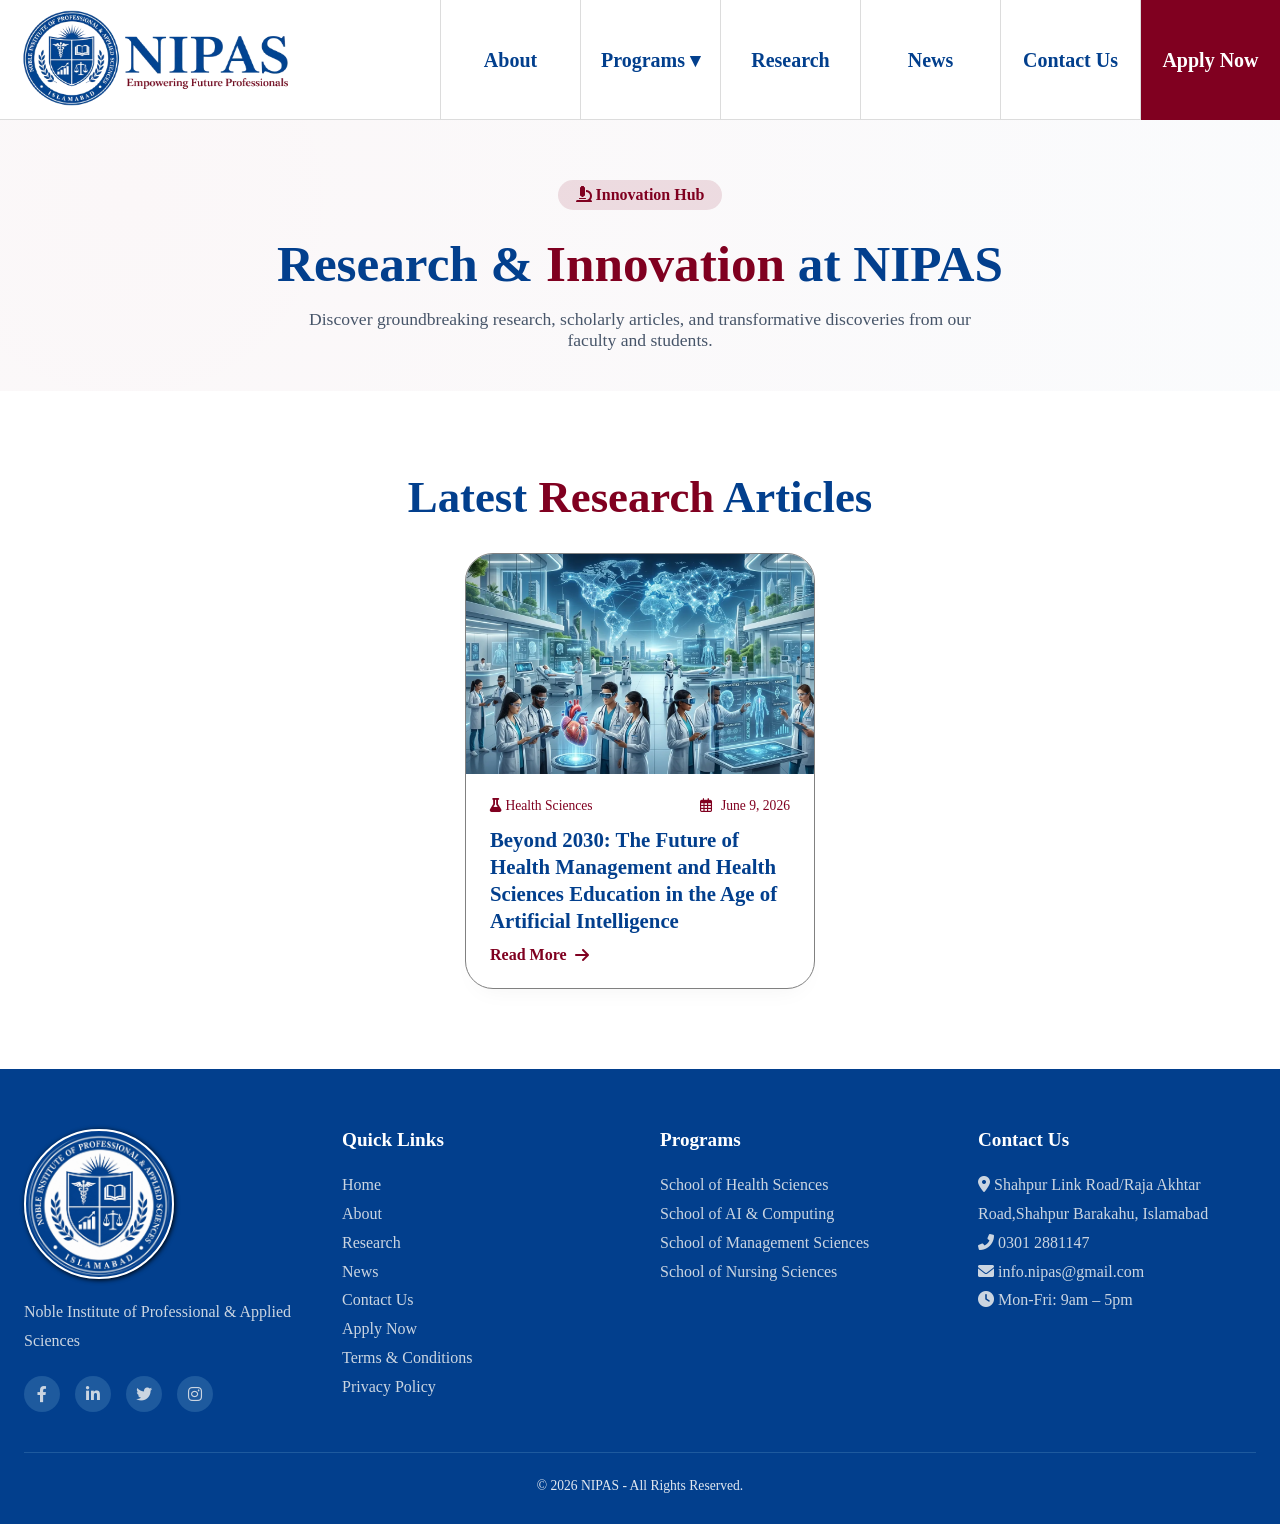
<file: research.html>
<!DOCTYPE html>
<html lang="en">
<head>
<meta charset="UTF-8">
<meta name="viewport" content="width=device-width, initial-scale=1.0">

<!-- SEO Title -->
<title>Research & Innovation | NIPAS Islamabad</title>

<!-- Meta Description -->
<meta name="description" content="Explore research and innovation at NIPAS Islamabad. Discover academic studies, scientific advancements, and innovative projects in applied sciences and education.">

<!-- Keywords -->
<meta name="keywords" content="NIPAS research, innovation Islamabad, academic research Pakistan, applied sciences research, education innovation, scientific studies NIPAS">

<!-- Author -->
<meta name="author" content="NIPAS Islamabad">

<!-- Robots -->
<meta name="robots" content="index, follow">

<!-- Canonical URL -->
<link rel="canonical" href="https://tariqsh123.github.io/nipas/research.html">

<!-- Theme Color -->
<meta name="theme-color" content="#0d6efd">

<!-- Open Graph -->
<meta property="og:type" content="website">
<meta property="og:title" content="Research & Innovation | NIPAS Islamabad">
<meta property="og:description" content="Discover research and innovation projects at NIPAS Islamabad in science, technology, and education.">
<meta property="og:url" content="https://tariqsh123.github.io/nipas/research.html">
<meta property="og:image" content="https://tariqsh123.github.io/nipas/images/research-preview.jpg">

<!-- Twitter Card -->
<meta name="twitter:card" content="summary_large_image">
<meta name="twitter:title" content="Research & Innovation | NIPAS Islamabad">
<meta name="twitter:description" content="Explore cutting-edge research and innovation at NIPAS Islamabad.">
<meta name="twitter:image" content="https://tariqsh123.github.io/nipas/images/research-preview.jpg">

<!-- Favicon -->
<link rel="icon" href="images/favicon.ico" type="image/x-icon">

<!-- CSS -->
<link rel="stylesheet" href="style.css">

<!-- Font Awesome -->
<link rel="stylesheet" href="https://cdnjs.cloudflare.com/ajax/libs/font-awesome/6.0.0-beta3/css/all.min.css">
</head>
<body>
<header class="navbar" id="navbar">
  <div class="nav-container">
    <div class="logo">
      <a href="index.html">
        <img src="images/logo.webp" alt="NIPAS Logo">
      </a>
    </div>
    <!-- DESKTOP MENU -->
    <nav class="nav-menu" aria-label="Main Navigation">
      <a href="about-us.html" class="nav-link">About</a>
      <!-- PROGRAMS DROPDOWN -->
      <div class="dropdown">
        <button class="nav-link dropdown-btn" aria-haspopup="true" aria-expanded="false">Programs ▾</button>
        <div class="dropdown-menu" role="menu">
          <a href="school-of-health-science-program.html" class="dropdown-item">School of Health Sciences</a>
          <a href="school-of-nursing-program.html" class="dropdown-item">School of Nursing</a>
          <a href="school-of-management-sciences-program.html" class="dropdown-item">School of Management Sciences</a>
          <a href="school-of-artificial-intelligence-and-computing-program.html" class="dropdown-item">School of Artificial Intelligence & Computing</a>
        </div>
      </div>
      <a href="research.html" class="nav-link">Research</a>
      <a href="news.html" class="nav-link">News</a>
      <a href="contact-us.html" class="nav-link">Contact Us</a>
      <a href="apply-now.html" class="nav-link apply-btn">Apply Now</a>
    </nav>
    <!-- MOBILE TOGGLE -->
    <button class="hamburger" id="hamburger" aria-label="Open Menu">
      <span></span>
      <span></span>
      <span></span>
    </button>
  </div>
</header>
<!-- OVERLAY -->
<div class="overlay" id="overlay"></div>
<!-- MOBILE MENU -->
<aside class="mobile-menu" id="mobileMenu">
  <div class="mobile-header">
    <a href="index.html" class="mobile-logo">
      <img src="images/logo.webp" alt="NIPAS Logo">
    </a>
    <button class="close-btn" id="closeMenu" aria-label="Close Menu">×</button>
  </div>
  <nav class="mobile-nav">
    <a href="about-us.html">About</a>
    <button class="mobile-dropdown-btn">Programs ▾</button>
    <div class="mobile-dropdown">
      <a href="school-of-health-science-program.html">School of Health Sciences</a>
      <a href="school-of-nursing-program.html">School of Nursing</a>
      <a href="school-of-management-sciences-program.html">School of Management Sciences</a>
      <a href="school-of-artificial-intelligence-and-computing-program.html">School of AI & Computing</a>
    </div>
    <a href="research.html">Research</a>
    <a href="news.html">News</a>
    <a href="contact-us.html">Contact Us</a>
    <a href="apply-now.html">Apply Now</a>
  </nav>
</aside>

<!-- ================= MAIN: RESEARCH PAGE ================= -->
<main>
  <!-- Hero Section -->
  <section class="research-hero">
    <div class="container">
      <div class="research-badge"><i class="fas fa-microscope"></i> Innovation Hub</div>
      <h1>Research & <span>Innovation</span> at NIPAS</h1>
      <p style="max-width: 700px; margin: 16px auto 0; font-size: 1.1rem; color: #475569;">Discover groundbreaking research, scholarly articles, and transformative discoveries from our faculty and students.</p>
    </div>
  </section>

  <!-- Featured Research Articles Cards -->
   <section>
  <div class="container">
    <h2 class="section-title">Latest <span>Research</span> Articles</h2>
    <div class="articles-grid">
      
      <!-- Article Card 1 -->
      <div class="article-card">
        <div class="card-img">
          <img src="images/beyond-2030-the-future-of-health-management.webp" alt="beyond-2030-the-future-of-health-management" title="beyond-2030-the-future-of-health-management" loading="lazy">
        </div>
        <div class="card-content">
          <div class="card-meta">
            <span class="category"><i class="fas fa-flask"></i> Health Sciences</span>
            <span class="date"><i class="far fa-calendar-alt"></i> June 9, 2026</span>
          </div>
          <h3>Beyond 2030: The Future of Health Management and Health Sciences Education in the Age of Artificial Intelligence</h3>
          <a href="researches/beyond-2030-the-future-of-health-management.html" class="read-more">Read More <i class="fas fa-arrow-right"></i></a>
          <h2></h2>
        </div>
      </div>
      
      
    </div>
  </div>
  </section>

</main>

<!-- ================= FOOTER (exact copy) ================= -->
<footer class="footer">
  <div class="container">
    <div class="footer-flex">
      <div class="footer-col">
        <div class="footer-logo">
          <img src="images/footer-logo.webp" alt="NIPAS Footer Logo" title="NIPAS Footer Logo" loading="lazy">
        </div>
        <p>Noble Institute of Professional & Applied Sciences</p>
        <div class="social-icons">
          <a href="#"><i class="fab fa-facebook-f"></i></a>
          <a href="#"><i class="fab fa-linkedin-in"></i></a>
          <a href="#"><i class="fab fa-twitter"></i></a>
          <a href="#"><i class="fab fa-instagram"></i></a>
        </div>
      </div>
      <div class="footer-col">
        <h4>Quick Links</h4>
        <a href="index.html">Home</a>
        <a href="about-us.html">About</a>
        <a href="research.html">Research</a>
        <a href="news.html">News</a>
        <a href="contact-us.html">Contact Us</a>
        <a href="apply-now.html">Apply Now</a>
        <a href="terms.html">Terms & Conditions </a>
        <a href="privacy.html">Privacy Policy</a>
      </div>
      <div class="footer-col">
        <h4>Programs</h4>
        <a href="school-of-health-science-program.html">School of Health Sciences</a>
        <a href="school-of-artificial-intelligence-and-computing-program.html">School of AI & Computing</a>
        <a href="school-of-management-sciences-program.html">School of Management Sciences</a>
        <a href="school-of-nursing-program.html">School of Nursing Sciences</a>
      </div>
      <div class="footer-col">
        <h4>Contact Us</h4>
        <p><i class="fas fa-map-marker-alt"></i> Shahpur Link Road/Raja Akhtar Road,Shahpur Barakahu, Islamabad</p>
        <p><i class="fas fa-phone-alt"></i> 0301 2881147</p>
        <p><i class="fas fa-envelope"></i> info.nipas@gmail.com</p>
        <p><i class="fas fa-clock"></i> Mon-Fri: 9am – 5pm</p>
      </div>
    </div>
    <div class="copyright">
      <p>© 2026 NIPAS - All Rights Reserved.</p>
    </div>
  </div>
</footer>

<script>
  // Mobile menu and scroll functionality (same as original)
  const hamburger = document.getElementById("hamburger");
  const mobileMenu = document.getElementById("mobileMenu");
  const overlay = document.getElementById("overlay");
  const closeMenu = document.getElementById("closeMenu");
  function openMenu() {
    mobileMenu.classList.add("active");
    overlay.classList.add("active");
    document.body.style.overflow = "hidden";
  }
  function closeMobileMenu() {
    mobileMenu.classList.remove("active");
    overlay.classList.remove("active");
    document.body.style.overflow = "auto";
  }
  if(hamburger) hamburger.addEventListener("click", openMenu);
  if(closeMenu) closeMenu.addEventListener("click", closeMobileMenu);
  if(overlay) overlay.addEventListener("click", closeMobileMenu);
  document.querySelectorAll(".mobile-nav a").forEach(link => {
    link.addEventListener("click", closeMobileMenu);
  });
  const mobileDropdownBtn = document.querySelector(".mobile-dropdown-btn");
  const mobileDropdown = document.querySelector(".mobile-dropdown");
  if(mobileDropdownBtn) {
    mobileDropdownBtn.addEventListener("click", () => {
      if (mobileDropdown.style.display === "flex") mobileDropdown.style.display = "none";
      else mobileDropdown.style.display = "flex";
    });
  }
  window.addEventListener("scroll", () => {
    const navbar = document.getElementById("navbar");
    if (window.scrollY > 10) navbar.classList.add("scrolled");
    else navbar.classList.remove("scrolled");
  });
</script>
</body>
</html>
</file>
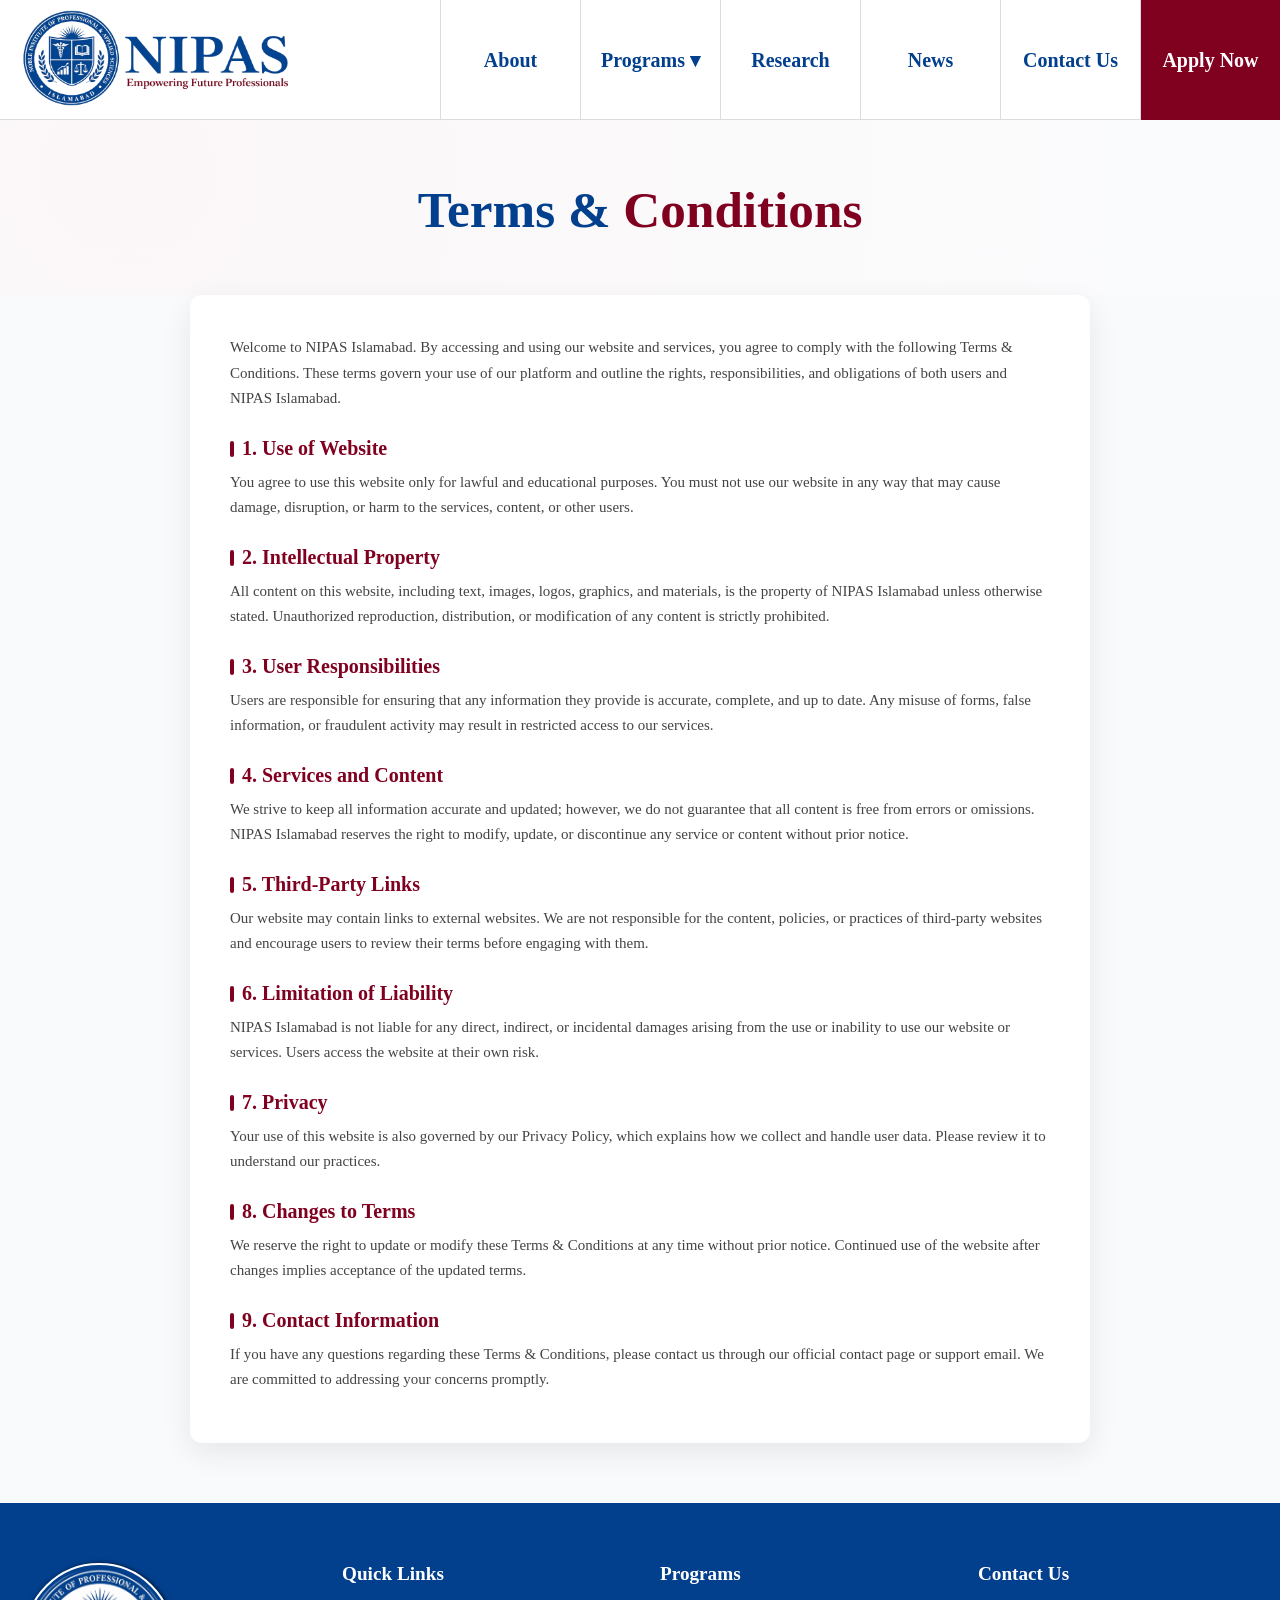
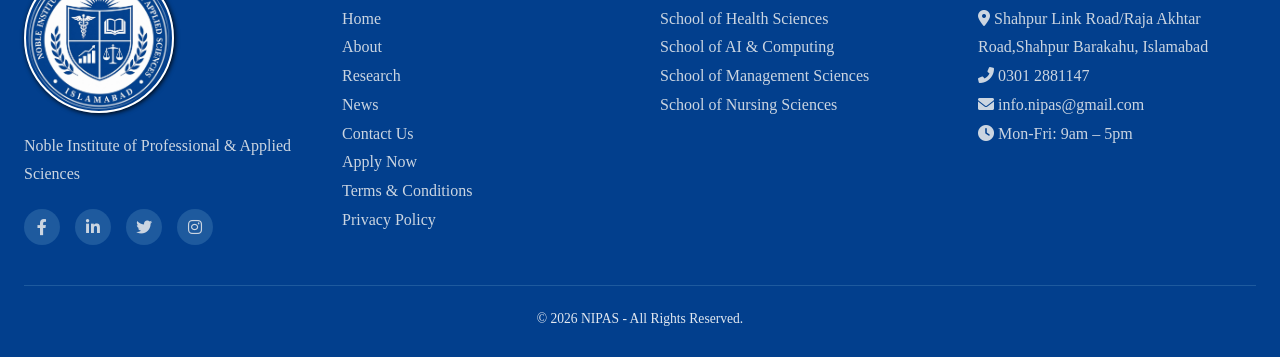
<file: terms.html>
<!DOCTYPE html>
<html lang="en">
<head>
<meta charset="UTF-8">
<meta name="viewport" content="width=device-width, initial-scale=1.0">

<!-- SEO Title -->
<title>Terms & Conditions | NIPAS Islamabad</title>

<!-- Meta Description -->
<meta name="description" content="Read the Terms & Conditions of NIPAS Islamabad. Understand the rules, guidelines, and responsibilities for using our website and services.">

<!-- Keywords -->
<meta name="keywords" content="NIPAS terms and conditions, Islamabad institute rules, website terms Pakistan education, user agreement NIPAS">

<!-- Author -->
<meta name="author" content="NIPAS Islamabad">

<!-- Robots -->
<meta name="robots" content="index, follow">

<!-- Canonical URL -->
<link rel="canonical" href="https://tariqsh123.github.io/nipas/terms.html">

<!-- Theme Color -->
<meta name="theme-color" content="#0d6efd">

<!-- Open Graph -->
<meta property="og:type" content="website">
<meta property="og:title" content="Terms & Conditions | NIPAS Islamabad">
<meta property="og:description" content="Read the terms and conditions for using NIPAS Islamabad website and services.">
<meta property="og:url" content="https://tariqsh123.github.io/nipas/terms.html">
<meta property="og:image" content="https://tariqsh123.github.io/nipas/images/news-preview.jpg">

<!-- Twitter Card -->
<meta name="twitter:card" content="summary_large_image">
<meta name="twitter:title" content="Terms & Conditions | NIPAS Islamabad">
<meta name="twitter:description" content="Understand the rules and guidelines for using NIPAS Islamabad services and website.">
<meta name="twitter:image" content="https://tariqsh123.github.io/nipas/images/news-preview.jpg">

<!-- Favicon -->
<link rel="icon" href="images/favicon.ico" type="image/x-icon">

<!-- CSS -->
<link rel="stylesheet" href="style.css">

<!-- Font Awesome -->
<link rel="stylesheet" href="https://cdnjs.cloudflare.com/ajax/libs/font-awesome/6.0.0-beta3/css/all.min.css">
</head>
<body>
<header class="navbar" id="navbar">
  <div class="nav-container">
    <div class="logo">
      <a href="index.html">
        <img src="images/logo.webp" alt="NIPAS Logo">
      </a>
    </div>
    <!-- DESKTOP MENU -->
    <nav class="nav-menu" aria-label="Main Navigation">
      <a href="about-us.html" class="nav-link">About</a>
      <!-- PROGRAMS DROPDOWN -->
      <div class="dropdown">
        <button class="nav-link dropdown-btn" aria-haspopup="true" aria-expanded="false">Programs ▾</button>
        <div class="dropdown-menu" role="menu">
          <a href="school-of-health-science-program.html" class="dropdown-item">School of Health Sciences</a>
          <a href="school-of-nursing-program.html" class="dropdown-item">School of Nursing</a>
          <a href="school-of-management-sciences-program.html" class="dropdown-item">School of Management Sciences</a>
          <a href="school-of-artificial-intelligence-and-computing-program.html" class="dropdown-item">School of Artificial Intelligence & Computing</a>
        </div>
      </div>
      <a href="research.html" class="nav-link">Research</a>
      <a href="news.html" class="nav-link">News</a>
      <a href="contact-us.html" class="nav-link">Contact Us</a>
      <a href="apply-now.html" class="nav-link apply-btn">Apply Now</a>
    </nav>
    <!-- MOBILE TOGGLE -->
    <button class="hamburger" id="hamburger" aria-label="Open Menu">
      <span></span>
      <span></span>
      <span></span>
    </button>
  </div>
</header>
<!-- OVERLAY -->
<div class="overlay" id="overlay"></div>
<!-- MOBILE MENU -->
<aside class="mobile-menu" id="mobileMenu">
  <div class="mobile-header">
    <a href="index.html" class="mobile-logo">
      <img src="images/logo.webp" alt="NIPAS Logo">
    </a>
    <button class="close-btn" id="closeMenu" aria-label="Close Menu">×</button>
  </div>
  <nav class="mobile-nav">
    <a href="about-us.html">About</a>
    <button class="mobile-dropdown-btn">Programs ▾</button>
    <div class="mobile-dropdown">
      <a href="school-of-health-science-program.html">School of Health Sciences</a>
      <a href="school-of-nursing-program.html">School of Nursing</a>
      <a href="school-of-management-sciences-program.html">School of Management Sciences</a>
      <a href="school-of-artificial-intelligence-and-computing-program.html">School of AI & Computing</a>
    </div>
    <a href="research.html">Research</a>
    <a href="news.html">News</a>
    <a href="contact-us.html">Contact Us</a>
    <a href="apply-now.html">Apply Now</a>
  </nav>
</aside>

<!-- ================= MAIN: NEWS PAGE ================= -->
<main>
  <!-- Hero Section -->
  <section class="news-hero">
    <div class="container">
      <h1>Terms & <span>Conditions</span></h1>
    </div>
  </section>

  <style>
.privacy-policy-section{
  padding: 0 20px 60px 20px;
  background: #f9fafc;
}

.privacy-container{
  max-width: 900px;
  margin: auto;
  background: #ffffff;
  padding: 40px;
  border-radius: 12px;
  box-shadow: 0 10px 30px rgba(0,0,0,0.08);
}

.privacy-policy-section h2{
  color: #800020;
  font-size: 32px;
  margin-bottom: 15px;
  border-bottom: 2px solid #eee;
  padding-bottom: 10px;
}

.privacy-policy-section h3{
  color: #800020;
  font-size: 20px;
  margin-top: 25px;
  margin-bottom: 10px;
  position: relative;
  padding-left: 12px;
}

.privacy-policy-section h3::before{
  content: "";
  position: absolute;
  left: 0;
  top: 4px;
  width: 4px;
  height: 70%;
  background: #800020;
  border-radius: 2px;
}

.privacy-policy-section p{
  color: #444;
  font-size: 15px;
  line-height: 1.7;
  margin-bottom: 10px;
}

/* Mobile Responsive */
@media (max-width: 600px){
  .privacy-container{
    padding: 25px;
  }

  .privacy-policy-section h2{
    font-size: 26px;
  }

  .privacy-policy-section h3{
    font-size: 18px;
  }
}
</style>

<section class="privacy-policy-section">
  <div class="privacy-container">

    <p>
      Welcome to NIPAS Islamabad. By accessing and using our website and services, you agree to comply with the
      following Terms & Conditions. These terms govern your use of our platform and outline the rights, responsibilities,
      and obligations of both users and NIPAS Islamabad.
    </p>

    <h3>1. Use of Website</h3>
    <p>
      You agree to use this website only for lawful and educational purposes. You must not use our website in any way
      that may cause damage, disruption, or harm to the services, content, or other users.
    </p>

    <h3>2. Intellectual Property</h3>
    <p>
      All content on this website, including text, images, logos, graphics, and materials, is the property of NIPAS Islamabad
      unless otherwise stated. Unauthorized reproduction, distribution, or modification of any content is strictly prohibited.
    </p>

    <h3>3. User Responsibilities</h3>
    <p>
      Users are responsible for ensuring that any information they provide is accurate, complete, and up to date.
      Any misuse of forms, false information, or fraudulent activity may result in restricted access to our services.
    </p>

    <h3>4. Services and Content</h3>
    <p>
      We strive to keep all information accurate and updated; however, we do not guarantee that all content is free from
      errors or omissions. NIPAS Islamabad reserves the right to modify, update, or discontinue any service or content
      without prior notice.
    </p>

    <h3>5. Third-Party Links</h3>
    <p>
      Our website may contain links to external websites. We are not responsible for the content, policies, or practices
      of third-party websites and encourage users to review their terms before engaging with them.
    </p>

    <h3>6. Limitation of Liability</h3>
    <p>
      NIPAS Islamabad is not liable for any direct, indirect, or incidental damages arising from the use or inability to
      use our website or services. Users access the website at their own risk.
    </p>

    <h3>7. Privacy</h3>
    <p>
      Your use of this website is also governed by our Privacy Policy, which explains how we collect and handle user data.
      Please review it to understand our practices.
    </p>

    <h3>8. Changes to Terms</h3>
    <p>
      We reserve the right to update or modify these Terms & Conditions at any time without prior notice. Continued use
      of the website after changes implies acceptance of the updated terms.
    </p>

    <h3>9. Contact Information</h3>
    <p>
      If you have any questions regarding these Terms & Conditions, please contact us through our official contact page
      or support email. We are committed to addressing your concerns promptly.
    </p>

  </div>
</section>
</main>

<!-- ================= FOOTER (exact copy) ================= -->
<footer class="footer">
  <div class="container">
    <div class="footer-flex">
      <div class="footer-col">
        <div class="footer-logo">
          <img src="images/footer-logo.webp" alt="NIPAS Footer Logo" title="NIPAS Footer Logo" loading="lazy">
        </div>
        <p>Noble Institute of Professional & Applied Sciences</p>
        <div class="social-icons">
          <a href="#"><i class="fab fa-facebook-f"></i></a>
          <a href="#"><i class="fab fa-linkedin-in"></i></a>
          <a href="#"><i class="fab fa-twitter"></i></a>
          <a href="#"><i class="fab fa-instagram"></i></a>
        </div>
      </div>
      <div class="footer-col">
        <h4>Quick Links</h4>
        <a href="index.html">Home</a>
        <a href="about-us.html">About</a>
        <a href="research.html">Research</a>
        <a href="news.html">News</a>
        <a href="contact-us.html">Contact Us</a>
        <a href="apply-now.html">Apply Now</a>
        <a href="terms.html">Terms & Conditions </a>
        <a href="privacy.html">Privacy Policy</a>
      </div>
      <div class="footer-col">
        <h4>Programs</h4>
        <a href="school-of-health-science-program.html">School of Health Sciences</a>
        <a href="school-of-artificial-intelligence-and-computing-program.html">School of AI & Computing</a>
        <a href="school-of-management-sciences-program.html">School of Management Sciences</a>
        <a href="school-of-nursing-program.html">School of Nursing Sciences</a>
      </div>
      <div class="footer-col">
        <h4>Contact Us</h4>
        <p><i class="fas fa-map-marker-alt"></i> Shahpur Link Road/Raja Akhtar Road,Shahpur Barakahu, Islamabad</p>
        <p><i class="fas fa-phone-alt"></i> 0301 2881147</p>
        <p><i class="fas fa-envelope"></i> info.nipas@gmail.com</p>
        <p><i class="fas fa-clock"></i> Mon-Fri: 9am – 5pm</p>
      </div>
    </div>
    <div class="copyright">
      <p>© 2026 NIPAS - All Rights Reserved.</p>
    </div>
  </div>
</footer>

<script>
  // Mobile menu and scroll functionality (same as original)
  const hamburger = document.getElementById("hamburger");
  const mobileMenu = document.getElementById("mobileMenu");
  const overlay = document.getElementById("overlay");
  const closeMenu = document.getElementById("closeMenu");
  function openMenu() {
    mobileMenu.classList.add("active");
    overlay.classList.add("active");
    document.body.style.overflow = "hidden";
  }
  function closeMobileMenu() {
    mobileMenu.classList.remove("active");
    overlay.classList.remove("active");
    document.body.style.overflow = "auto";
  }
  if(hamburger) hamburger.addEventListener("click", openMenu);
  if(closeMenu) closeMenu.addEventListener("click", closeMobileMenu);
  if(overlay) overlay.addEventListener("click", closeMobileMenu);
  document.querySelectorAll(".mobile-nav a").forEach(link => {
    link.addEventListener("click", closeMobileMenu);
  });
  const mobileDropdownBtn = document.querySelector(".mobile-dropdown-btn");
  const mobileDropdown = document.querySelector(".mobile-dropdown");
  if(mobileDropdownBtn) {
    mobileDropdownBtn.addEventListener("click", () => {
      if (mobileDropdown.style.display === "flex") mobileDropdown.style.display = "none";
      else mobileDropdown.style.display = "flex";
    });
  }
  window.addEventListener("scroll", () => {
    const navbar = document.getElementById("navbar");
    if (window.scrollY > 10) navbar.classList.add("scrolled");
    else navbar.classList.remove("scrolled");
  });
</script>
</body>
</html>
</file>
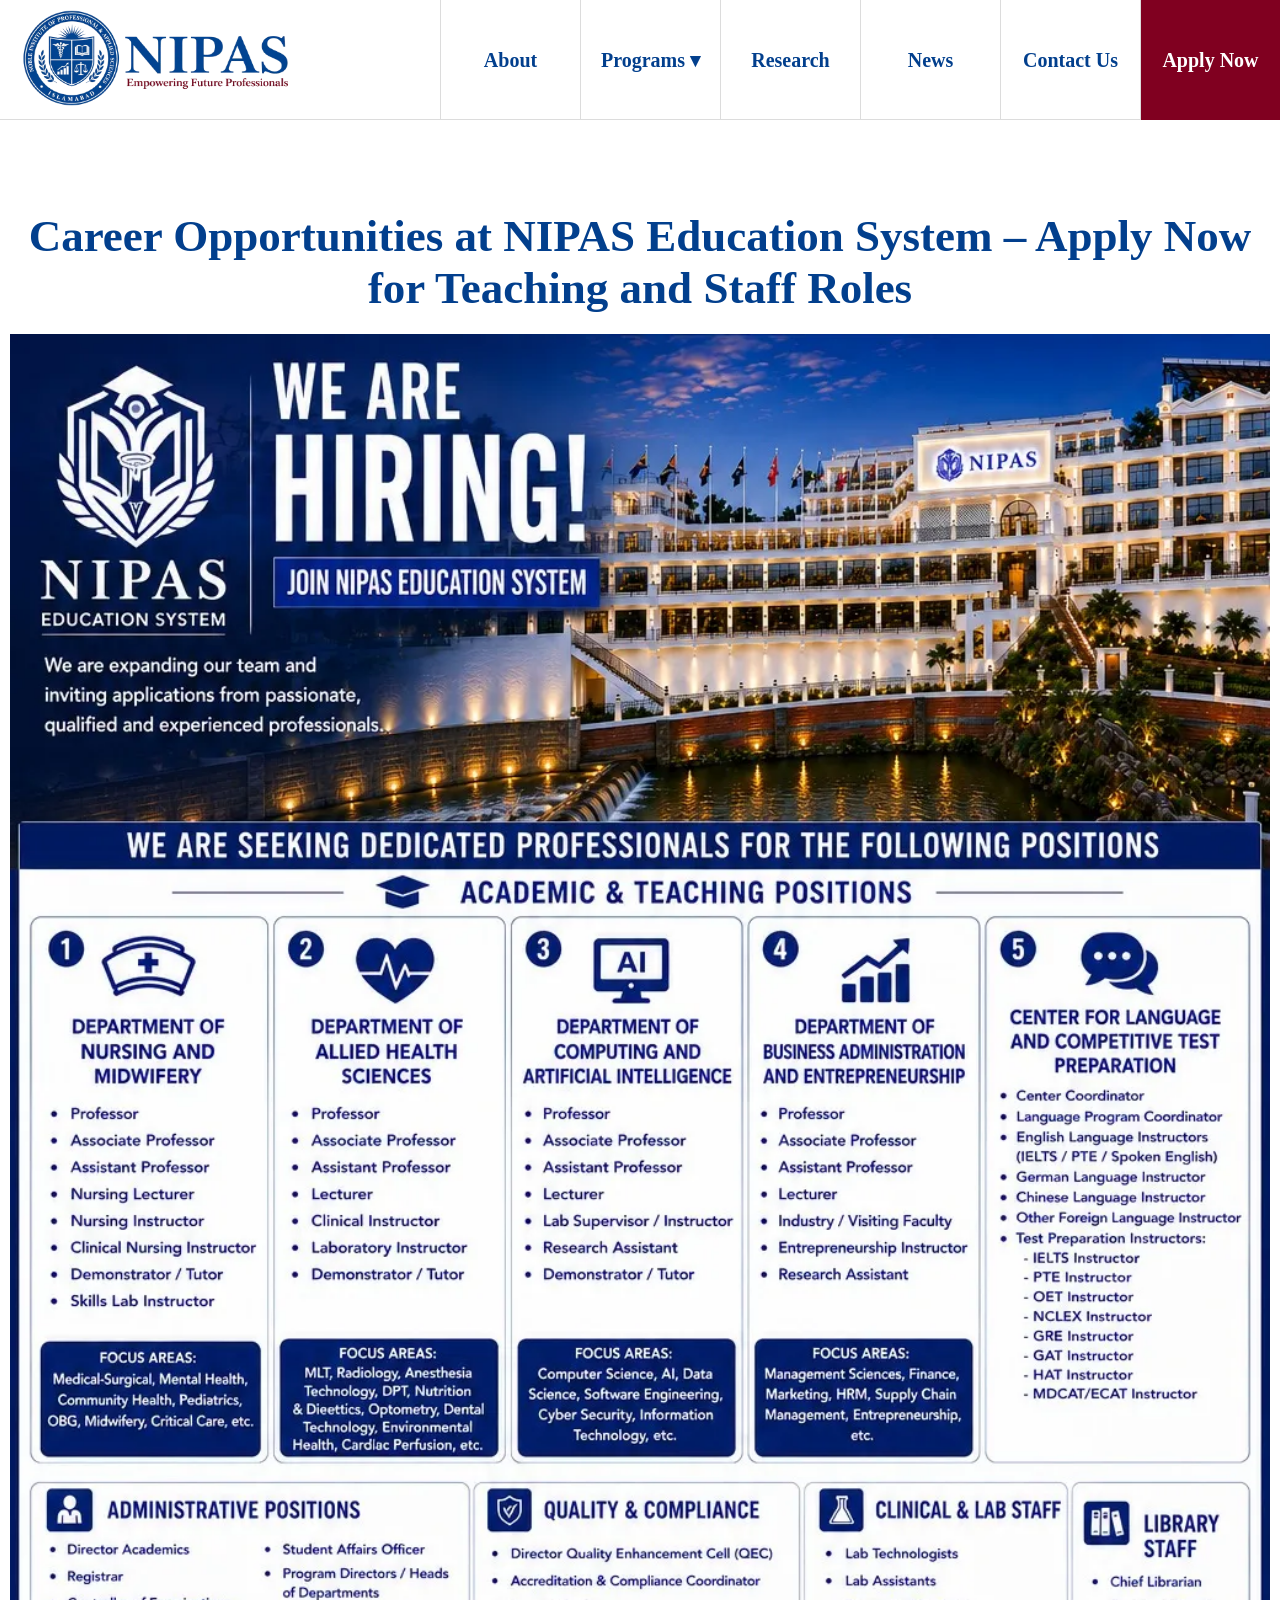
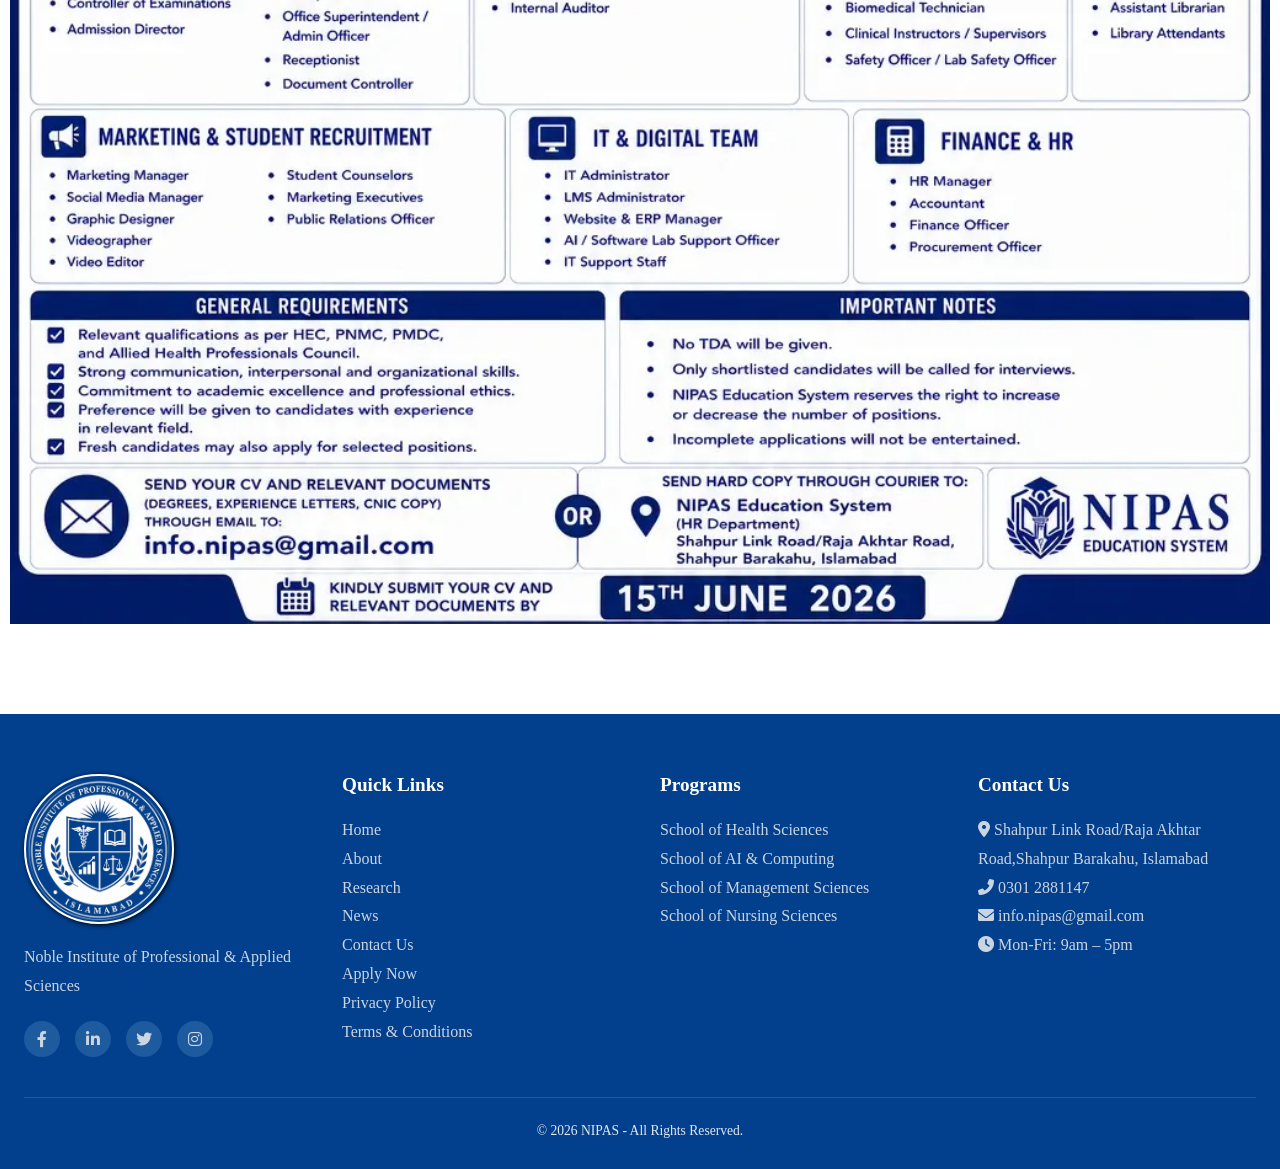
<file: news/career-opportunities-at-nipas-education-system.html>
<!DOCTYPE html>
<html lang="en">
<head>
<meta charset="UTF-8">
<meta name="viewport" content="width=device-width, initial-scale=1.0">

<!-- Title (SEO + CTR Optimized) -->
<title>Career Opportunities at NIPAS Education System – Apply Now for Teaching and Staff Roles | NIPAS Islamabad</title>

<!-- Meta Description -->
<meta name="description" content="Explore career opportunities at NIPAS Education System Islamabad. Apply now for teaching and administrative staff roles in a professional academic environment.">

<!-- Keywords (optional but still used in some SEO tools) -->
<meta name="keywords" content="NIPAS careers, teaching jobs Islamabad, education jobs Pakistan, faculty jobs, staff recruitment NIPAS, apply jobs NIPAS">

<!-- Author -->
<meta name="author" content="NIPAS Islamabad">

<!-- Robots -->
<meta name="robots" content="index, follow">

<!-- Canonical URL (IMPORTANT FOR SEO) -->
<link rel="canonical" href="https://tariqsh123.github.io/nipas/news/career-opportunities-at-nipas-education-system.html">

<!-- Theme Color -->
<meta name="theme-color" content="#0d6efd">

<!-- Open Graph (Facebook / WhatsApp / LinkedIn) -->
<meta property="og:type" content="article">
<meta property="og:title" content="Career Opportunities at NIPAS Education System – Apply Now">
<meta property="og:description" content="Join NIPAS Islamabad and explore teaching and staff career opportunities in a professional education environment.">
<meta property="og:url" content="https://tariqsh123.github.io/nipas/news/career-opportunities-at-nipas-education-system.html">
<meta property="og:image" content="https://tariqsh123.github.io/nipas/images/career-preview.jpg">

<!-- Twitter Card -->
<meta name="twitter:card" content="summary_large_image">
<meta name="twitter:title" content="Career Opportunities at NIPAS Education System – Apply Now">
<meta name="twitter:description" content="Apply for teaching and staff jobs at NIPAS Islamabad.">
<meta name="twitter:image" content="https://tariqsh123.github.io/nipas/images/career-preview.jpg">

<!-- Favicon -->
<link rel="icon" href="../images/favicon.ico" type="image/x-icon">

<!-- CSS -->
<link rel="stylesheet" href="../style.css">

<!-- Font Awesome -->
<link rel="stylesheet" href="https://cdnjs.cloudflare.com/ajax/libs/font-awesome/6.0.0-beta3/css/all.min.css">
</head>
<body>
<header class="navbar" id="navbar">
  <div class="nav-container">
    <div class="logo">
      <a href="../index.html">
        <img src="../images/logo.webp" alt="NIPAS Logo" title="NIPAS Logo" loading="lazy">
      </a>
    </div>
    <!-- DESKTOP MENU -->
    <nav class="nav-menu" aria-label="Main Navigation">
      <a href="../about-us.html" class="nav-link">About</a>
      <!-- PROGRAMS DROPDOWN -->
      <div class="dropdown">
        <button class="nav-link dropdown-btn" aria-haspopup="true" aria-expanded="false">Programs ▾</button>
        <div class="dropdown-menu" role="menu">
          <a href="../school-of-health-science-program.html" class="dropdown-item">School of Health Sciences</a>
          <a href="../school-of-nursing-program.html" class="dropdown-item">School of Nursing</a>
          <a href="../school-of-management-sciences-program.html" class="dropdown-item">School of Management Sciences</a>
          <a href="../school-of-artificial-intelligence-and-computing-program.html" class="dropdown-item">School of Artificial Intelligence & Computing</a>
        </div>
      </div>
      <a href="../research.html" class="nav-link">Research</a>
      <a href="../news.html" class="nav-link">News</a>
      <a href="../contact-us.html" class="nav-link">Contact Us</a>
      <a href="../apply-now.html" class="nav-link apply-btn">Apply Now</a>
    </nav>
    <!-- MOBILE TOGGLE -->
    <button class="hamburger" id="hamburger" aria-label="Open Menu">
      <span></span>
      <span></span>
      <span></span>
    </button>
  </div>
</header>
<!-- OVERLAY -->
<div class="overlay" id="overlay"></div>
<!-- MOBILE MENU -->
<aside class="mobile-menu" id="mobileMenu">
  <div class="mobile-header">
    <a href="../index.html" class="mobile-logo">
      <img src="../images/logo.webp" alt="NIPAS Logo" title="NIPAS Logo" loading="lazy">
    </a>
    <button class="close-btn" id="closeMenu" aria-label="Close Menu">×</button>
  </div>
  <nav class="mobile-nav">
    <a href="../about-us.html">About</a>
    <button class="mobile-dropdown-btn">Programs ▾</button>
    <div class="mobile-dropdown">
      <a href="../school-of-health-science-program.html">School of Health Sciences</a>
      <a href="../school-of-nursing-program.html">School of Nursing</a>
      <a href="../school-of-management-sciences-program.html">School of Management Sciences</a>
      <a href="../school-of-artificial-intelligence-and-computing-program.html">School of AI & Computing</a>
    </div>
    <a href="../research.html">Research</a>
    <a href="../news.html">News</a>
    <a href="../contact-us.html">Contact Us</a>
    <a href="../apply-now.html">Apply Now</a>
  </nav>
</aside>

<!-- ================= MAIN: NEWS PAGE ================= -->
<main>

  <!-- News Cards Grid (only image, title, date) -->
   <section>
    <div class="news-inner-section">
        <h1>Career Opportunities at NIPAS Education System – Apply Now for Teaching and Staff Roles</h1>
        <img src="../images/career-opportunities-at-nipas-education-system.webp" alt="Career Opportunities at NIPAS Education System – Apply Now for Teaching and Staff Roles" title="Career Opportunities at NIPAS Education System – Apply Now for Teaching and Staff Roles" loading="lazy">
    </div>
  </section>

</main>

<!-- ================= FOOTER (exact copy) ================= -->
<footer class="footer">
  <div class="container">
    <div class="footer-flex">
      <div class="footer-col">
        <div class="footer-logo">
          <img src="../images/footer-logo.webp" alt="NIPAS Footer Logo" onerror="this.src='data:image/svg+xml,%3Csvg xmlns=\'http://www.w3.org/2000/svg\' viewBox=\'0 0 200 60\'%3E%3Crect width=\'200\' height=\'60\' fill=\'%23800020\'/%3E%3Ctext x=\'20\' y=\'40\' fill=\'white\' font-size=\'24\' font-weight=\'bold\'%3ENIPAS%3C/text%3E%3C/svg%3E'">
        </div>
        <p>Noble Institute of Professional & Applied Sciences</p>
        <div class="social-icons">
          <a href="#"><i class="fab fa-facebook-f"></i></a>
          <a href="#"><i class="fab fa-linkedin-in"></i></a>
          <a href="#"><i class="fab fa-twitter"></i></a>
          <a href="#"><i class="fab fa-instagram"></i></a>
        </div>
      </div>
      <div class="footer-col">
        <h4>Quick Links</h4>
        <a href="../index.html">Home</a>
        <a href="../about-us.html">About</a>
        <a href="../research.html">Research</a>
        <a href="../news.html">News</a>
        <a href="../contact-us.html">Contact Us</a>
        <a href="../apply-now.html">Apply Now</a>
        <a href="../privacy.html">Privacy Policy</a>
        <a href="../terms.html">Terms & Conditions</a>
      </div>
      <div class="footer-col">
        <h4>Programs</h4>
        <a href="../school-of-health-science-program.html">School of Health Sciences</a>
        <a href="../school-of-artificial-intelligence-and-computing-program.html">School of AI & Computing</a>
        <a href="../school-of-management-sciences-program.html">School of Management Sciences</a>
        <a href="../school-of-nursing-program.html">School of Nursing Sciences</a>
      </div>
      <div class="footer-col">
        <h4>Contact Us</h4>
        <p><i class="fas fa-map-marker-alt"></i> Shahpur Link Road/Raja Akhtar Road,Shahpur Barakahu, Islamabad</p>
        <p><i class="fas fa-phone-alt"></i> 0301 2881147</p>
        <p><i class="fas fa-envelope"></i> info.nipas@gmail.com</p>
        <p><i class="fas fa-clock"></i> Mon-Fri: 9am – 5pm</p>
      </div>
    </div>
    <div class="copyright">
      <p>© 2026 NIPAS - All Rights Reserved.</p>
    </div>
  </div>
</footer>

<script>
  // Mobile menu and scroll functionality (same as original)
  const hamburger = document.getElementById("hamburger");
  const mobileMenu = document.getElementById("mobileMenu");
  const overlay = document.getElementById("overlay");
  const closeMenu = document.getElementById("closeMenu");
  function openMenu() {
    mobileMenu.classList.add("active");
    overlay.classList.add("active");
    document.body.style.overflow = "hidden";
  }
  function closeMobileMenu() {
    mobileMenu.classList.remove("active");
    overlay.classList.remove("active");
    document.body.style.overflow = "auto";
  }
  if(hamburger) hamburger.addEventListener("click", openMenu);
  if(closeMenu) closeMenu.addEventListener("click", closeMobileMenu);
  if(overlay) overlay.addEventListener("click", closeMobileMenu);
  document.querySelectorAll(".mobile-nav a").forEach(link => {
    link.addEventListener("click", closeMobileMenu);
  });
  const mobileDropdownBtn = document.querySelector(".mobile-dropdown-btn");
  const mobileDropdown = document.querySelector(".mobile-dropdown");
  if(mobileDropdownBtn) {
    mobileDropdownBtn.addEventListener("click", () => {
      if (mobileDropdown.style.display === "flex") mobileDropdown.style.display = "none";
      else mobileDropdown.style.display = "flex";
    });
  }
  window.addEventListener("scroll", () => {
    const navbar = document.getElementById("navbar");
    if (window.scrollY > 10) navbar.classList.add("scrolled");
    else navbar.classList.remove("scrolled");
  });
</script>
</body>
</html>
</file>
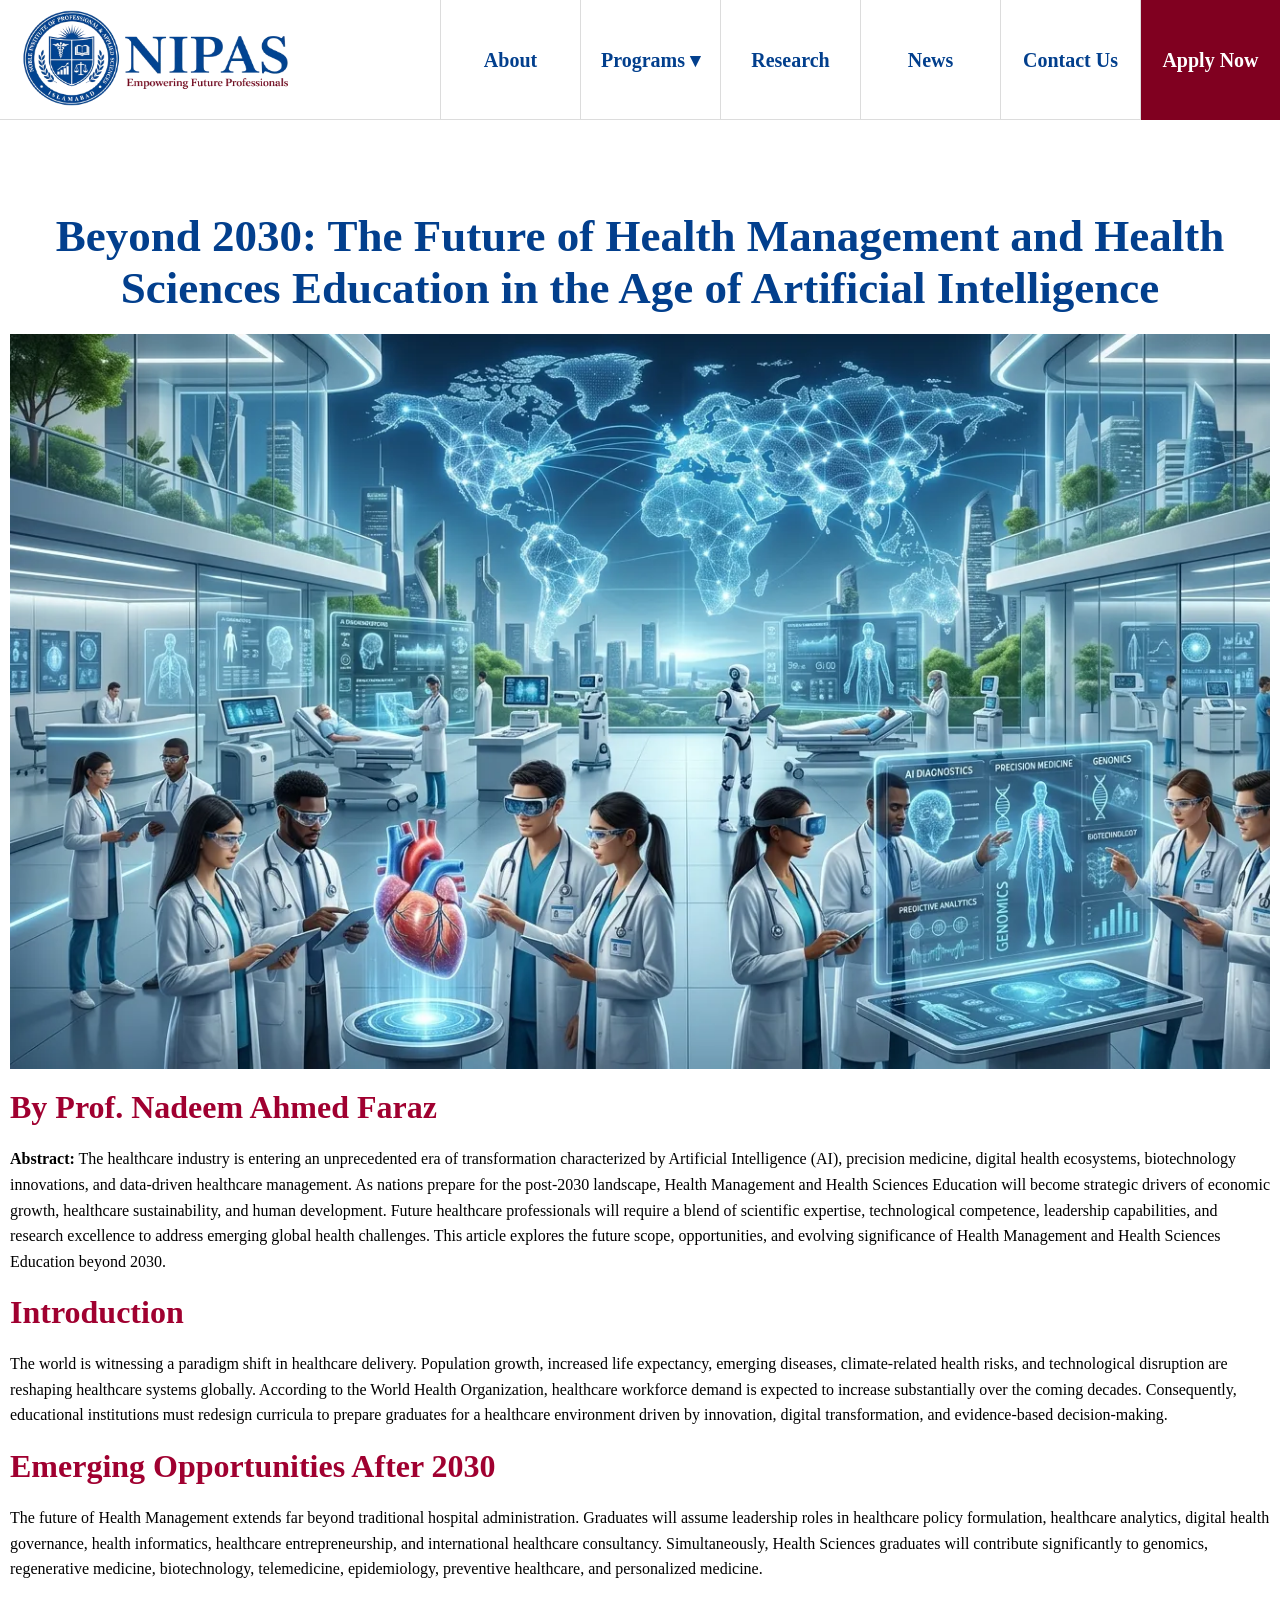
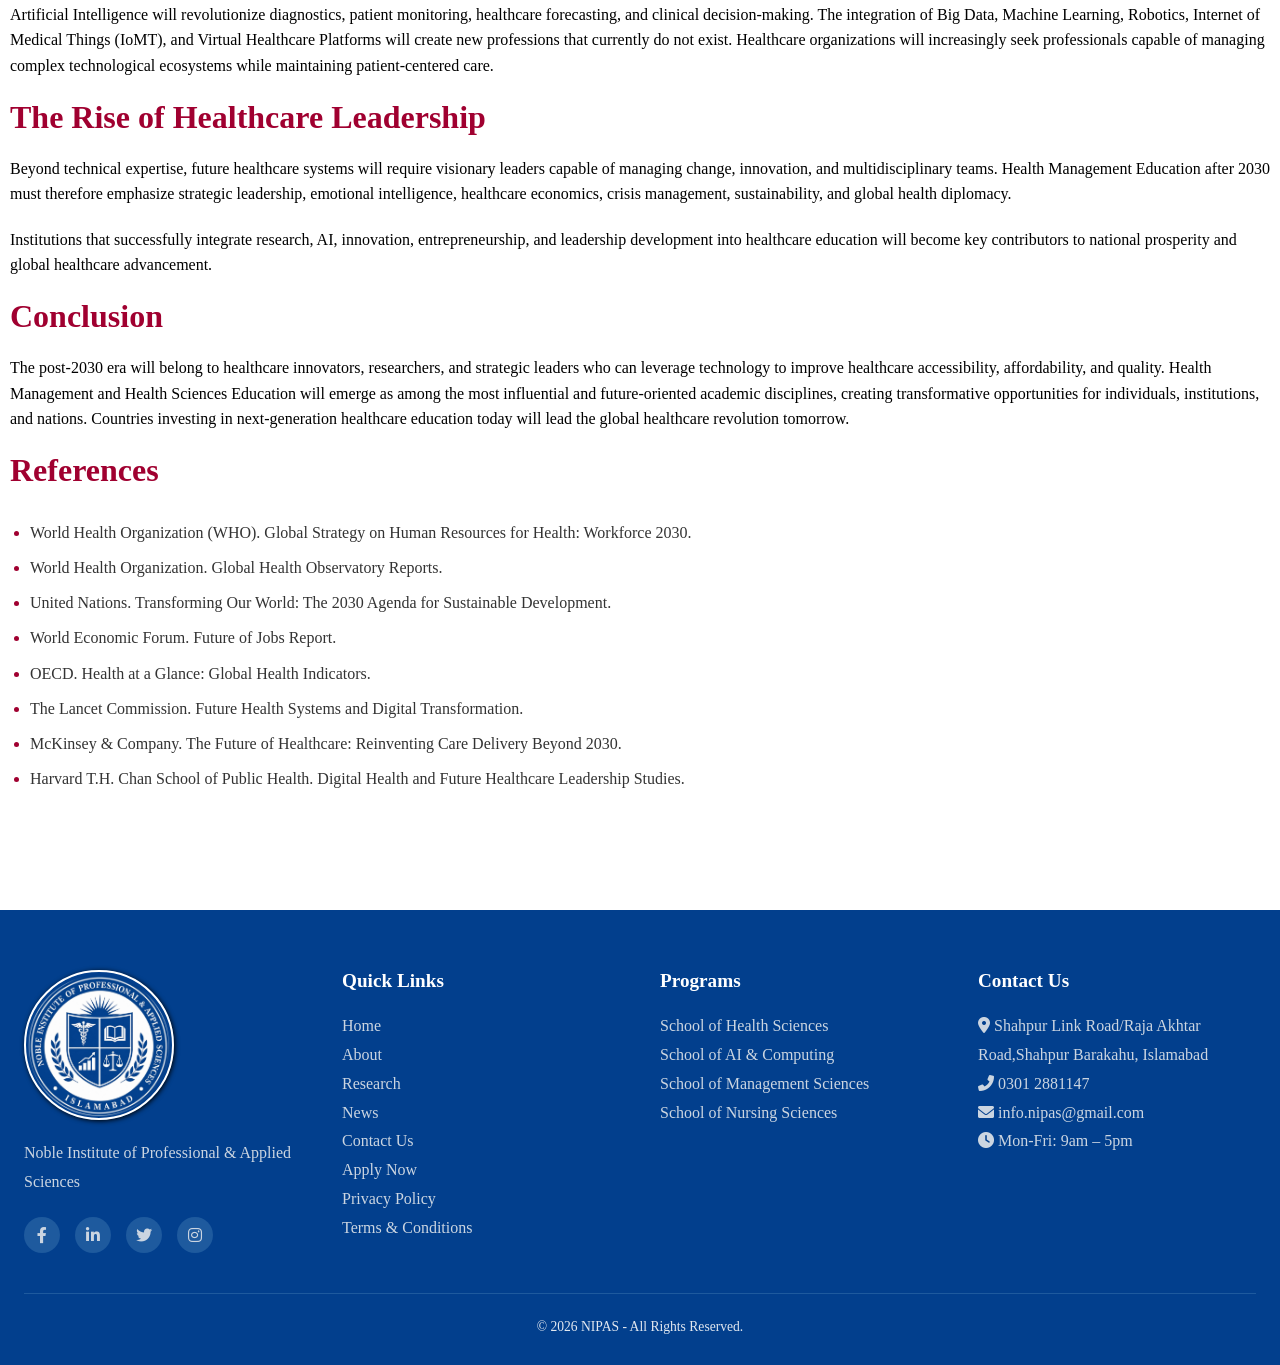
<file: researches/beyond-2030-the-future-of-health-management.html>
<!DOCTYPE html>
<html lang="en">
<head>
<meta charset="UTF-8">
<meta name="viewport" content="width=device-width, initial-scale=1.0">

<!-- SEO Title -->
<title>Beyond 2030: The Future of Health Management and Health Sciences Education in the Age of Artificial Intelligence | NIPAS Islamabad</title>

<!-- Meta Description -->
<meta name="description" content="Explore the future of health management and health sciences education beyond 2030 in the age of Artificial Intelligence. Research insights by NIPAS Islamabad.">

<!-- Keywords -->
<meta name="keywords" content="health sciences future, AI in healthcare, health management 2030, medical education Pakistan, NIPAS research, artificial intelligence healthcare">

<!-- Author -->
<meta name="author" content="NIPAS Islamabad">

<!-- Robots -->
<meta name="robots" content="index, follow">

<!-- Canonical URL (IMPORTANT SEO SIGNAL) -->
<link rel="canonical" href="https://tariqsh123.github.io/nipas/researches/beyond-2030-the-future-of-health-management.html">

<!-- Theme Color -->
<meta name="theme-color" content="#0d6efd">

<!-- Open Graph (Facebook / WhatsApp / LinkedIn) -->
<meta property="og:type" content="article">
<meta property="og:title" content="Beyond 2030: The Future of Health Management and Health Sciences Education in AI Era">
<meta property="og:description" content="Research insights on the future of healthcare and education beyond 2030 in the age of Artificial Intelligence.">
<meta property="og:url" content="https://tariqsh123.github.io/nipas/researches/beyond-2030-the-future-of-health-management.html">
<meta property="og:image" content="https://tariqsh123.github.io/nipas/images/research-preview.jpg">

<!-- Twitter Card -->
<meta name="twitter:card" content="summary_large_image">
<meta name="twitter:title" content="Beyond 2030: Future of Health Management & AI in Healthcare">
<meta name="twitter:description" content="Explore AI-driven transformation in health sciences education and healthcare systems beyond 2030.">
<meta name="twitter:image" content="https://tariqsh123.github.io/nipas/images/research-preview.jpg">

<!-- Favicon -->
<link rel="icon" href="../images/favicon.ico" type="image/x-icon">

<!-- CSS -->
<link rel="stylesheet" href="../style.css">

<!-- Font Awesome -->
<link rel="stylesheet" href="https://cdnjs.cloudflare.com/ajax/libs/font-awesome/6.0.0-beta3/css/all.min.css">
</head>
<body>
<header class="navbar" id="navbar">
  <div class="nav-container">
    <div class="logo">
      <a href="../index.html">
        <img src="../images/logo.webp" alt="NIPAS Logo">
      </a>
    </div>
    <!-- DESKTOP MENU -->
    <nav class="nav-menu" aria-label="Main Navigation">
      <a href="../about-us.html" class="nav-link">About</a>
      <!-- PROGRAMS DROPDOWN -->
      <div class="dropdown">
        <button class="nav-link dropdown-btn" aria-haspopup="true" aria-expanded="false">Programs ▾</button>
        <div class="dropdown-menu" role="menu">
          <a href="../school-of-health-science-program.html" class="dropdown-item">School of Health Sciences</a>
          <a href="../school-of-nursing-program.html" class="dropdown-item">School of Nursing</a>
          <a href="../school-of-management-sciences-program.html" class="dropdown-item">School of Management Sciences</a>
          <a href="../school-of-artificial-intelligence-and-computing-program.html" class="dropdown-item">School of Artificial Intelligence & Computing</a>
        </div>
      </div>
      <a href="../research.html" class="nav-link">Research</a>
      <a href="../news.html" class="nav-link">News</a>
      <a href="../contact-us.html" class="nav-link">Contact Us</a>
      <a href="../apply-now.html" class="nav-link apply-btn">Apply Now</a>
    </nav>
    <!-- MOBILE TOGGLE -->
    <button class="hamburger" id="hamburger" aria-label="Open Menu">
      <span></span>
      <span></span>
      <span></span>
    </button>
  </div>
</header>
<!-- OVERLAY -->
<div class="overlay" id="overlay"></div>
<!-- MOBILE MENU -->
<aside class="mobile-menu" id="mobileMenu">
  <div class="mobile-header">
    <a href="../index.html" class="mobile-logo">
      <img src="../images/logo.webp" alt="NIPAS Logo">
    </a>
    <button class="close-btn" id="closeMenu" aria-label="Close Menu">×</button>
  </div>
  <nav class="mobile-nav">
    <a href="../about-us.html">About</a>
    <button class="mobile-dropdown-btn">Programs ▾</button>
    <div class="mobile-dropdown">
      <a href="../school-of-health-science-program.html">School of Health Sciences</a>
      <a href="../school-of-nursing-program.html">School of Nursing</a>
      <a href="../school-of-management-sciences-program.html">School of Management Sciences</a>
      <a href="../school-of-artificial-intelligence-and-computing-program.html">School of AI & Computing</a>
    </div>
    <a href="../research.html">Research</a>
    <a href="../news.html">News</a>
    <a href="../contact-us.html">Contact Us</a>
    <a href="../apply-now.html">Apply Now</a>
  </nav>
</aside>
<!-- ================= MAIN: NEWS PAGE ================= -->
<main>

  <!-- News Cards Grid (only image, title, date) -->
   <section>
    <div class="news-inner-section">
    <h1>Beyond 2030: The Future of Health Management and Health Sciences Education in the Age of Artificial Intelligence</h1>
    
    <img src="../images/beyond-2030-the-future-of-health-management.webp" alt="Future of Health Management and Health Sciences Education" title="Future of Health Management and Health Sciences Education" loading="lazy">

    <h2>By Prof. Nadeem Ahmed Faraz</h2>

    <p><strong>Abstract:</strong> The healthcare industry is entering an unprecedented era of transformation characterized by Artificial Intelligence (AI), precision medicine, digital health ecosystems, biotechnology innovations, and data-driven healthcare management. As nations prepare for the post-2030 landscape, Health Management and Health Sciences Education will become strategic drivers of economic growth, healthcare sustainability, and human development. Future healthcare professionals will require a blend of scientific expertise, technological competence, leadership capabilities, and research excellence to address emerging global health challenges. This article explores the future scope, opportunities, and evolving significance of Health Management and Health Sciences Education beyond 2030.</p>

    <h2>Introduction</h2>
    <p>
        The world is witnessing a paradigm shift in healthcare delivery. Population growth, increased life expectancy, emerging diseases, climate-related health risks, and technological disruption are reshaping healthcare systems globally. According to the World Health Organization, healthcare workforce demand is expected to increase substantially over the coming decades. Consequently, educational institutions must redesign curricula to prepare graduates for a healthcare environment driven by innovation, digital transformation, and evidence-based decision-making.
    </p>

    <h2>Emerging Opportunities After 2030</h2>
    <p>
        The future of Health Management extends far beyond traditional hospital administration. Graduates will assume leadership roles in healthcare policy formulation, healthcare analytics, digital health governance, health informatics, healthcare entrepreneurship, and international healthcare consultancy. Simultaneously, Health Sciences graduates will contribute significantly to genomics, regenerative medicine, biotechnology, telemedicine, epidemiology, preventive healthcare, and personalized medicine.
    </p>

    <p>
        Artificial Intelligence will revolutionize diagnostics, patient monitoring, healthcare forecasting, and clinical decision-making. The integration of Big Data, Machine Learning, Robotics, Internet of Medical Things (IoMT), and Virtual Healthcare Platforms will create new professions that currently do not exist. Healthcare organizations will increasingly seek professionals capable of managing complex technological ecosystems while maintaining patient-centered care.
    </p>

    <h2>The Rise of Healthcare Leadership</h2>
    <p>
        Beyond technical expertise, future healthcare systems will require visionary leaders capable of managing change, innovation, and multidisciplinary teams. Health Management Education after 2030 must therefore emphasize strategic leadership, emotional intelligence, healthcare economics, crisis management, sustainability, and global health diplomacy.
    </p>

    <p>
        Institutions that successfully integrate research, AI, innovation, entrepreneurship, and leadership development into healthcare education will become key contributors to national prosperity and global healthcare advancement.
    </p>

    <h2>Conclusion</h2>
    <p>
        The post-2030 era will belong to healthcare innovators, researchers, and strategic leaders who can leverage technology to improve healthcare accessibility, affordability, and quality. Health Management and Health Sciences Education will emerge as among the most influential and future-oriented academic disciplines, creating transformative opportunities for individuals, institutions, and nations. Countries investing in next-generation healthcare education today will lead the global healthcare revolution tomorrow.
    </p>

    <h2>References</h2>
    <ul>
    <li>World Health Organization (WHO). Global Strategy on Human Resources for Health: Workforce 2030.</li>
    <li>World Health Organization. Global Health Observatory Reports.</li>
    <li>United Nations. Transforming Our World: The 2030 Agenda for Sustainable Development.</li>
    <li>World Economic Forum. Future of Jobs Report.</li>
    <li>OECD. Health at a Glance: Global Health Indicators.</li>
    <li>The Lancet Commission. Future Health Systems and Digital Transformation.</li>
    <li>McKinsey & Company. The Future of Healthcare: Reinventing Care Delivery Beyond 2030.</li>
    <li>Harvard T.H. Chan School of Public Health. Digital Health and Future Healthcare Leadership Studies.</li>
</ul>
</div>
  </section>

</main>

<!-- ================= FOOTER (exact copy) ================= -->
<footer class="footer">
  <div class="container">
    <div class="footer-flex">
      <div class="footer-col">
        <div class="footer-logo">
          <img src="../images/footer-logo.webp" alt="NIPAS Footer Logo" onerror="this.src='data:image/svg+xml,%3Csvg xmlns=\'http://www.w3.org/2000/svg\' viewBox=\'0 0 200 60\'%3E%3Crect width=\'200\' height=\'60\' fill=\'%23800020\'/%3E%3Ctext x=\'20\' y=\'40\' fill=\'white\' font-size=\'24\' font-weight=\'bold\'%3ENIPAS%3C/text%3E%3C/svg%3E'">
        </div>
        <p>Noble Institute of Professional & Applied Sciences</p>
        <div class="social-icons">
          <a href="#"><i class="fab fa-facebook-f"></i></a>
          <a href="#"><i class="fab fa-linkedin-in"></i></a>
          <a href="#"><i class="fab fa-twitter"></i></a>
          <a href="#"><i class="fab fa-instagram"></i></a>
        </div>
      </div>
      <div class="footer-col">
        <h4>Quick Links</h4>
        <a href="../index.html">Home</a>
        <a href="../about-us.html">About</a>
        <a href="../research.html">Research</a>
        <a href="../news.html">News</a>
        <a href="../contact-us.html">Contact Us</a>
        <a href="../apply-now.html">Apply Now</a>
        <a href="../privacy.html">Privacy Policy</a>
        <a href="../terms.html">Terms & Conditions</a>
      </div>
      <div class="footer-col">
        <h4>Programs</h4>
        <a href="../school-of-health-science-program.html">School of Health Sciences</a>
        <a href="../school-of-artificial-intelligence-and-computing-program.html">School of AI & Computing</a>
        <a href="../school-of-management-sciences-program.html">School of Management Sciences</a>
        <a href="../school-of-nursing-program.html">School of Nursing Sciences</a>
      </div>
      <div class="footer-col">
        <h4>Contact Us</h4>
        <p><i class="fas fa-map-marker-alt"></i> Shahpur Link Road/Raja Akhtar Road,Shahpur Barakahu, Islamabad</p>
        <p><i class="fas fa-phone-alt"></i> 0301 2881147</p>
        <p><i class="fas fa-envelope"></i> info.nipas@gmail.com</p>
        <p><i class="fas fa-clock"></i> Mon-Fri: 9am – 5pm</p>
      </div>
    </div>
    <div class="copyright">
      <p>© 2026 NIPAS - All Rights Reserved.</p>
    </div>
  </div>
</footer>

<script>
  // Mobile menu and scroll functionality (same as original)
  const hamburger = document.getElementById("hamburger");
  const mobileMenu = document.getElementById("mobileMenu");
  const overlay = document.getElementById("overlay");
  const closeMenu = document.getElementById("closeMenu");
  function openMenu() {
    mobileMenu.classList.add("active");
    overlay.classList.add("active");
    document.body.style.overflow = "hidden";
  }
  function closeMobileMenu() {
    mobileMenu.classList.remove("active");
    overlay.classList.remove("active");
    document.body.style.overflow = "auto";
  }
  if(hamburger) hamburger.addEventListener("click", openMenu);
  if(closeMenu) closeMenu.addEventListener("click", closeMobileMenu);
  if(overlay) overlay.addEventListener("click", closeMobileMenu);
  document.querySelectorAll(".mobile-nav a").forEach(link => {
    link.addEventListener("click", closeMobileMenu);
  });
  const mobileDropdownBtn = document.querySelector(".mobile-dropdown-btn");
  const mobileDropdown = document.querySelector(".mobile-dropdown");
  if(mobileDropdownBtn) {
    mobileDropdownBtn.addEventListener("click", () => {
      if (mobileDropdown.style.display === "flex") mobileDropdown.style.display = "none";
      else mobileDropdown.style.display = "flex";
    });
  }
  window.addEventListener("scroll", () => {
    const navbar = document.getElementById("navbar");
    if (window.scrollY > 10) navbar.classList.add("scrolled");
    else navbar.classList.remove("scrolled");
  });
</script>
</body>
</html>
</file>
<file: style.css>
* {
  margin: 0;
  padding: 0;
  box-sizing: border-box;
}
.navbar {
  position: sticky;
  top: 0;
  width: 100%;
  background: transparent;
  height: 120px;
  z-index: 1000;
  transition: all 0.3s ease;
  display: flex;
  border-bottom: 1px solid gainsboro;
  align-items: center;
}
.navbar.scrolled {
  background: white;
  box-shadow: 0 4px 20px gainsboro;
}
.nav-container {
  margin: auto;
  display: flex;
  width: 100%;
  height: 120px;
  justify-content: space-between;
  align-items: center;
  padding: 0px 0px 0px 20px;
}
.logo img {
  height: 100px;
  width: auto;
}
.nav-menu {
  display: flex;
  align-items: center;
  gap: 0px;
  justify-content: center;
  height: 100%;
}
.nav-link {
  text-decoration: none;
  color: #023f8d;
  padding: 10px 8px;
  display: flex;
  justify-content: center;
  align-items: center;
  width: 140px;
  border-left: 1px solid gainsboro;
  height: 100%;
  transition: all 0.3s ease;
  font-weight: 600;
  font-size: 20px;
}
.nav-link:hover {
  background: #023f8d;
  color: #ffffff;
}
.apply-btn {
  background: #800020;
  color: #ffffff;
}
.dropdown {
  position: relative;
}
.dropdown-btn {
  height: 120px;
  border: none;
  border-left: 1px solid gainsboro;
  border-bottom: 1px solid gainsboro;
  background: white;
  font-family: 'Times New Roman', Times, serif;
  cursor: pointer;
  font-weight: 600;
  font-size: 20px;
}
.dropdown-menu {
  position: absolute;
  top: 120px;
  left: 0;
  background: #ffffff;
  min-width: 280px;
  box-shadow: 0 10px 30px gray;
  opacity: 0;
  visibility: hidden;
  transform: translateY(10px);
  transition: all 0.3s ease;
  overflow: hidden;
  z-index: 999;
}
.dropdown:hover .dropdown-menu {
  opacity: 1;
  visibility: visible;
  transform: translateY(0);
}
.dropdown-item {
  display: block;
  padding: 12px 15px;
  text-decoration: none;
  font-size: large;
  color: #023f8d;
  transition: all 0.3s ease;
  border-bottom: 1px solid gainsboro;
}
.dropdown-item:hover {
  background: #023f8d;
  color: #fff;
}
.hamburger {
  display: none;
  flex-direction: column;
  gap: 5px;
  border: none;
  background: none;
  cursor: pointer;
}
.hamburger span {
  width: 25px;
  height: 3px;
  background: #023f8d;
  transition: 0.3s;
}
.overlay {
    position: fixed;
    inset: 0;
    background: #000000e8;
    opacity: 0;
    visibility: hidden;
    transition: 0.3s;
    z-index: 1000;
}
.overlay.active {
  opacity: 1;
  visibility: visible;
}
.mobile-menu {
    position: fixed;
    top: 0;
    right: -100%;
    width: 50%;
    height: 100%;
    background: #ffffff;
    transition: 0.4s ease;
    overflow-y: auto;
    z-index: 9999;
    display: flex;
    flex-direction: column;
}
.mobile-menu.active {
  right: 0;
}
.mobile-header {
  display: flex;
  justify-content: space-between;
  align-items: center;
  padding: 15px;
  border-bottom: 1px solid #eee;
}
.mobile-logo img {
  height: 100px;
}
.close-btn {
  font-size: 28px;
  background: none;
  border: none;
  cursor: pointer;
  color: #800020;
}
.mobile-nav {
  display: flex;
  flex-direction: column;
  padding: 10px;
}
.mobile-nav a,
.mobile-dropdown-btn {
  padding: 12px;
  text-decoration: none;
  color: #023f8d;
  border-radius: 6px;
  text-align: left;
  background: none;
  border: none;
  font-family: 'Times New Roman', Times, serif;
  font-size: 35px;
  cursor: pointer;
}
.mobile-nav a:hover,
.mobile-dropdown-btn:hover {
  background: #023f8d;
  color: #fff;
}
.mobile-dropdown {
  display: none;
  flex-direction: column;
  padding-left: 10px;
}
.mobile-dropdown a {
  padding: 10px;
  font-size: 25px;
}
@media (max-width: 1200px) {
  .navbar {
    height: 85px;
  }
  .nav-container {
    height: 85px;
  }
  .nav-link {
    height: 85px;
    padding: 10px 7px;
    width: 100px;
    font-size: 14px;
}
.logo img {
    height: 80px;
}
.dropdown-menu{
  top: 85px;
}
.dropdown-item {
    padding: 8px 10px;
    font-size: 13px;
}
}
@media (max-width: 992px) {
  .navbar{
            padding: 5px 30px;
  }
  .nav-menu {
    display: none;
  }
  .hamburger {
    display: flex;
  }
}
@media(max-width :600px){
      .logo img {
        height: 70px;
    }
    .navbar{
      padding: 0;
    }
        .nav-container {
        height: 85px;
        padding: 0 10px;
    }
    .mobile-menu{
      width: 90%;
    }
    .mobile-logo img {
    height: 80px;
}
}
/* NAvbar End */



  .container {
    max-width: 1280px;
    margin: 0 auto;
    padding: 0 24px;
  }
  section {
    padding: 80px 0;
  }
  .section-title {
    font-size: 2.8rem;
    font-weight: 800;
    color: #023f8d;
    margin-bottom: 1rem;
    text-align: center;
  }
  .section-title span {
    color: #800020;
  }
  .section-subhead {
    font-size: 1.2rem;
    color: #475569;
    max-width: 700px;
    margin-bottom: 3rem;
    border-left: 4px solid #800020;
    padding-left: 20px;
    margin-left: auto;
    margin-right: auto;
    text-align: center;
    border-left: none;
    border-bottom: 2px solid #800020;
    display: inline-block;
    padding-bottom: 8px;
  }
  .btn-primary {
    display: inline-flex;
    align-items: center;
    gap: 10px;
    background: #800020;
    color: white;
    padding: 14px 32px;
    font-weight: 600;
    border-radius: 50px;
    text-decoration: none;
    transition: all 0.3s ease;
  }
  .btn-primary:hover {
    background: #023f8d;
    transform: translateY(-3px);
  }
  .btn-outline-light {
    background: transparent;
    border: 2px solid white;
    color: white;
    padding: 10px 24px;
    border-radius: 50px;
    font-weight: 600;
    text-decoration: none;
    display: inline-flex;
    align-items: center;
    gap: 8px;
    transition: 0.3s;
  }
  /* Hero */
  .hero {
    background: linear-gradient(100deg, #f5f9ff 0%, #ffffff 100%);
    padding: 40px 0 60px;
  }
  .hero-flex {
    display: flex;
    flex-wrap: wrap;
    align-items: center;
    gap: 40px;
  }
  .hero-left {
    flex: 1.2;
  }
  .hero-right {
    flex: 0.9;
    text-align: center;
  }
  .hero-right img {
    width: 100%;
    max-width: 480px;
    border-radius: 40px;
    box-shadow: 0 30px 40px -20px rgba(0,0,0,0.25);
  }
  .hero-badge {
    background: rgba(128,0,32,0.1);
    display: inline-block;
    padding: 6px 18px;
    border-radius: 40px;
    color: #800020;
    font-weight: 600;
    margin-bottom: 20px;
  }
  .hero-left h1 {
    font-size: 3.6rem;
    font-weight: 800;
    line-height: 1.2;
    color: #023f8d;
  }
  .hero-left h1 span {
    color: #800020;
  }
  .stats-flex {
    display: flex;
    flex-wrap: wrap;
    gap: 30px;
    margin: 30px 0;
  }
  .stat-item h3 {
    font-size: 2rem;
    font-weight: 800;
    color: #023f8d;
  }
  .hero-button-container{
    display: flex;flex-wrap: wrap;
    gap: 16px;
  }
  /* Card styles for advantages, programs, mission */
  .card-maroon {
    background: #800020;
    color: white;
  }
  .card-blue {
    background: #023f8d;
    color: white;
  }
  .advantages-flex, .programs-flex, .mv-flex {
    display: flex;
    flex-wrap: wrap;
    gap: 30px;
    justify-content: center;
  }
  .advantage-card, .program-card, .mv-card {
    flex: 1 1 280px;
    border-radius: 28px;
    padding: 28px 24px;
    transition: transform 0.3s, box-shadow 0.3s;
    box-shadow: 0 12px 20px rgba(0,0,0,0.1);
  }
  .advantage-card:hover, .program-card:hover {
    transform: translateY(-6px);
  }
  .advantage-card i, .program-card i, .mv-card i {
    font-size: 2.5rem;
    margin-bottom: 1rem;
    color: white;
  }
  .advantage-card h3, .program-card h3, .mv-card h3 {
    font-size: 1.5rem;
    font-weight: 700;
    margin-bottom: 12px;
  }
  .apply-btn-sm {
    display: inline-flex;
    align-items: center;
    gap: 8px;
    background: white;
    color: #800020;
    padding: 5px 20px;
    border-radius: 40px;
    font-weight: 600;
    text-decoration: none;
    margin-top: 18px;
  }
  .card-blue .apply-btn-sm { color: #023f8d; }
  /* Research Flex */
  .research-flex {
    display: flex;
    flex-wrap: wrap;
    gap: 50px;
    align-items: center;
  }
  .research-img {
    flex: 1;
  }
  .research-img img {
    width: 100%;
    border-radius: 32px;
    box-shadow: 0 20px 25px -12px rgba(0,0,0,0.1);
  }
  .research-text {
    flex: 1.2;
  }
  /* Gallery */
  .gallery-flex {
    display: flex;
    flex-wrap: wrap;
    gap: 24px;
    justify-content: center;
  }
  .gallery-item {
    flex: 1 1 260px;
    border-radius: 28px;
    overflow: hidden;
    box-shadow: 0 12px 20px rgba(0,0,0,0.1);
  }
  .gallery-item img {
    width: 100%;
    height: 220px;
    object-fit: cover;
  }
  .gallery-caption {
    background: #800020;
    color: white;
    padding: 14px;
    text-align: center;
    font-weight: 600;
  }
  /* NEW ACADEMIC SCHOOLS DESIGN: Paragraph style, center aligned, Times New Roman headings, Learn More button */
  .schools-paragraph-grid {
    display: flex;
    flex-wrap: wrap;
    gap: 30px;
    justify-content: center;
    margin-top: 30px;
  }
  .school-paragraph-card {
    background: #ffffff;
    border-radius: 28px;
    padding: 32px 28px;
    text-align: center;
    transition: all 0.3s;
    border: 1px solid #eef2f6;
    box-shadow: 0 10px 25px rgba(0,0,0,0.03);
    flex: 1 1 300px;
  }
  .school-paragraph-card:hover {
    transform: translateY(-6px);
    box-shadow: 0 20px 30px -12px rgba(0,0,0,0.1);
    border-color: #800020;
  }
  .school-paragraph-card i {
    font-size: 2.4rem;
    color: #800020;
    margin-bottom: 18px;
    display: inline-block;
  }
  .school-paragraph-card h3 {
    font-family: 'Times New Roman', Times, serif;
    font-size: 1.7rem;
    font-weight: 700;
    color: #023f8d;
    margin-bottom: 15px;
    letter-spacing: -0.3px;
  }
  .school-paragraph-card p {
    color: #4b5563;
    line-height: 1.6;
    margin-bottom: 20px;
    font-size: 0.95rem;
  }
  .learn-more-btn {
    display: inline-flex;
    align-items: center;
    gap: 8px;
    background: transparent;
    border: 2px solid #800020;
    color: #800020;
    padding: 8px 24px;
    border-radius: 40px;
    font-weight: 600;
    text-decoration: none;
    transition: 0.3s;
    font-size: 0.9rem;
  }
  .learn-more-btn:hover {
    background: #800020;
    color: white;
    transform: translateX(4px);
  }
  /* CTA new design */
  .cta-new {
    background: transparent;
    text-align: center;
    padding: 60px 0;
    border-top: 1px solid #e2e8f0;
    border-bottom: 1px solid #e2e8f0;
  }
  .cta-inner {
    max-width: 800px;
    margin: 0 auto;
  }
  .cta-new h2 {
    font-size: 2.2rem;
    font-weight: 800;
    color: #023f8d;
    margin-bottom: 1rem;
  }
  .cta-new p {
    color: #475569;
    font-size: 1.1rem;
    margin-bottom: 1.8rem;
  }
  .cta-buttons {
    display: flex;
    flex-wrap: wrap;
    justify-content: center;
    gap: 20px;
  }
  .btn-outline-cta {
    background: transparent;
    border: 2px solid #800020;
    color: #800020;
    padding: 12px 28px;
    border-radius: 50px;
    font-weight: 600;
    text-decoration: none;
    display: inline-flex;
    align-items: center;
    gap: 10px;
    transition: 0.3s;
  }
  .btn-outline-cta:hover {
    background: #800020;
    color: white;
  }
  .btn-solid-cta {
    background: #023f8d;
    color: white;
    padding: 12px 32px;
    border-radius: 50px;
    font-weight: 600;
    text-decoration: none;
    display: inline-flex;
    align-items: center;
    gap: 10px;
    transition: 0.3s;
  }
  .btn-solid-cta:hover {
    background: #800020;
    transform: translateY(-2px);
  }
  /* Footer */
  .footer {
    background: #023f8d;
    color: #e2e8f0;
    padding: 60px 0 30px;
  }
  .footer-flex {
    display: flex;
    flex-wrap: wrap;
    gap: 40px;
    justify-content: space-between;
    margin-bottom: 40px;
  }
  .footer-col {
    flex: 1 1 200px;
  }
  .footer-col h4 {
    color: white;
    font-size: 1.2rem;
    margin-bottom: 20px;
    font-weight: 600;
  }
  .footer-col p, .footer-col a {
    color: #cbd5e1;
    text-decoration: none;
    line-height: 1.8;
    display: block;
  }
  .footer-col a:hover {
    color: white;
    padding-left: 5px;
  }
  .footer-logo img {
    height: 150px;
    border: 2px solid white;
    border-radius: 50%;
    box-shadow: 1px 1px 5px black;
    margin-bottom: 15px;
  }
  .social-icons {
    display: flex;
    gap: 15px;
    margin-top: 20px;
  }
  .social-icons a {
    background: #1e5a9e;
    width: 36px;
    height: 36px;
    border-radius: 50%;
    display: inline-flex;
    align-items: center;
    justify-content: center;
    transition: 0.3s;
  }
  .social-icons a:hover {
    background: #800020;
    transform: translateY(-3px);
  }
  .copyright {
    border-top: 1px solid #1e5a9e;
    padding-top: 25px;
    text-align: center;
    font-size: 0.85rem;
  }
  @media (max-width: 768px) {
  .section-title { font-size: 2rem; }
  .hero-left h1 { font-size: 2.2rem; }
  section { padding: 50px 0; }
  .hero-flex { flex-direction: column; text-align: center; }
  .stats-flex { justify-content: center; }
  .research-flex { flex-direction: column-reverse; }
  .school-paragraph-card h3 { font-size: 1.4rem; }
  .hero-button-container{
    justify-content: center;
    align-items: center;
  }
}




/* About Page */
.hero-about {
    background: radial-gradient(circle at 10% 30%, rgba(128,0,32,0.03) 0%, rgba(2,63,141,0.02) 100%);
    padding: 60px 0 40px;
    position: relative;
    overflow: hidden;
  }
  .hero-about::before {
    content: '';
    position: absolute;
    top: -30%;
    right: -20%;
    width: 80%;
    height: 80%;
    background: radial-gradient(circle, rgba(128,0,32,0.05) 0%, rgba(255,255,255,0) 70%);
    border-radius: 50%;
    z-index: 0;
  }
  .hero-flex {
    display: flex;
    align-items: center;
    gap: 60px;
    flex-wrap: wrap;
    position: relative;
    z-index: 2;
  }
  .hero-content { flex: 1.2; }
  .hero-image { flex: 0.9; text-align: center; }
  .hero-image img {
    width: 100%;
    max-width: 480px;
    box-shadow: 0 30px 40px -20px rgba(0,0,0);
  }
  .badge {
    background: rgba(128,0,32,0.12);
    backdrop-filter: blur(4px);
    display: inline-block;
    padding: 6px 18px;
    border-radius: 60px;
    color: #800020;
    font-weight: 600;
    margin-bottom: 24px;
    font-size: 0.9rem;
  }
  .hero-content h1 {
    font-size: 3.6rem;
    line-height: 1.2;
    font-weight: 800;
    color: #023f8d;
  }
  .hero-content h1 span { color: #800020; }
  .hero-stats {
    display: flex;
    flex-wrap: wrap;
    gap: 28px;
    margin: 40px 0 30px;
  }
  .stat-block {
    background: white;
    border-radius: 10px;
    padding: 16px 24px;
    min-width: 120px;
    text-align: center;
    box-shadow: 0 10px 25px -8px rgba(0,0,0,0.05);
    border: 1px solid rgba(128,0,32,0.15);
    transition: 0.2s;
  }
  .stat-block:hover { border-color: #800020; transform: translateY(-3px); }
  .stat-block h3 { font-size: 2rem; font-weight: 800; color: #800020; }
  .stat-block p { font-weight: 600; color: #023f8d; margin-top: 5px; }

  /* Journey section - floating cards */
  .journey-wrapper {
    display: flex;
    flex-wrap: wrap;
    gap: 50px;
    align-items: center;
  }
  .journey-img {
    flex: 1;
    overflow: hidden;
    box-shadow: 0 25px 35px -15px rgba(0,0,0);
  }
  .journey-img img { width: 100%; display: block; transition: 0.3s; }
  .journey-text { flex: 1.2; }
  .journey-text p { margin-bottom: 1.2rem; color: #334155; }

  /* Core values - modern glass cards */
  .values-grid {
    display: flex;
    flex-wrap: wrap;
    gap: 30px;
    justify-content: center;
    margin-top: 40px;
  }
  .value-card {
    background: #800020;
    border-radius: 36px;
    padding: 36px 24px;
    text-align: center;
    flex: 1 1 240px;
  }
  .value-icon {
    background: white;
    width: 70px;
    height: 70px;
    border-radius: 60px;
    display: flex;
    align-items: center;
    justify-content: center;
    margin: 0 auto 20px;
  }
  .value-icon i { font-size: 2rem; color: #800020; }
  .value-card h3 { font-size: 1.5rem; margin-bottom: 12px; color: #fff; }
  .value-card p{
    color: white;
  }
  /* timeline horizontal with elegant dots */
  .timeline-premium {
    display: flex;
    flex-wrap: wrap;
    justify-content: center;
    gap: 20px;
    margin: 50px 0 10px;
  }
  .milestone-card {
    background: white;
    border: 2px solid #023f8d;
    border-radius: 32px;
    padding: 28px 20px;
    text-align: center;
    flex: 1 1 180px;
  }
  .milestone-year { font-size: 1.9rem; font-weight: 800; color: #023f8d; margin-bottom: 12px; }
  .milestone-card p{
    color: #023f8d;
  }
  /* Leadership - elegant cards with overlay */
  .leadership-grid {
    display: flex;
    flex-wrap: wrap;
    gap: 35px;
    justify-content: center;
    margin-top: 40px;
  }
  .leader-card {
    background: white;
    border-radius: 32px;
    overflow: hidden;
    width: 270px;
    text-align: center;
    transition: 0.25s;
    box-shadow: 0 20px 30px -12px rgba(0,0,0,0.08);
    border: 1px solid #edf2f7;
  }
  .leader-card:hover { transform: translateY(-10px); box-shadow: 0 30px 40px -12px rgba(128,0,32,0.2); }
  .leader-card img { width: 100%; height: 280px; object-fit: cover; background: #f1f5f9; }
  .leader-card h4 { font-size: 1.3rem; margin: 20px 0 6px; color: #023f8d; }
  .leader-card p { color: #800020; font-weight: 500; padding-bottom: 24px; letter-spacing: 0.3px; }

  /* Accreditations - chip style */
  .accred-list {
    display: flex;
    flex-wrap: wrap;
    justify-content: center;
    gap: 16px;
    margin: 40px 0 20px;
  }
  .accred-chip {
    background: #f8fafc;
    padding: 10px 24px;
    border-radius: 60px;
    font-weight: 600;
    color: #023f8d;
    border: 1px solid #e2e8f0;
    transition: all 0.2s;
  }
  .accred-chip i { margin-right: 8px; color: #800020; }
  .accred-chip:hover { background: #800020; color: white; border-color: #800020; }
  .accred-chip:hover i { color: white; }

  /* founder quote - premium glass panel */
  .founder-panel {
    background: linear-gradient(115deg, #fefaf5 0%, #ffffff 100%);
    border-radius: 20px;
    margin: 40px auto;
    padding: 20px 30px;
    box-shadow: 0 30px 40px -20px rgba(0,0,0,0.08);
    border: 1px solid rgba(128,0,32,0.1);
  }
  .founder-flex {
    display: flex;
    flex-wrap: wrap;
    gap: 50px;
    align-items: center;
  }
  .founder-avatar { flex: 0.8; text-align: center; }
  .founder-avatar img { width: 100%; border-radius: 10px; box-shadow: 0 20px 25px -12px rgba(0,0,0,0.1); }
  .founder-message { flex: 1.5; }
  .founder-message i { font-size: 2.8rem; color: #800020; opacity: 0.6; margin-bottom: 16px; display: inline-block; }
  .founder-message p { font-size: 1.2rem; line-height: 1.5; font-style: italic; color: #1e293b; margin-bottom: 20px; }

  /* CTA Section - bold gradient */
  .cta-premium {
    background: #800020;
    border-radius: 20px;
    padding: 64px 48px;
    text-align: center;
    margin: 40px 0 60px;
  }
  .cta-premium h2 { color: white; font-size: 2.2rem; margin-bottom: 16px; }
  .cta-premium p { color: #cbd5e1; max-width: 600px; margin: 0 auto 24px; }
  .cta-btn-group { display: flex; gap: 20px; justify-content: center; flex-wrap: wrap; }
  .btn-cta-solid { background: white; color: #800020; padding: 12px 32px; border-radius: 60px; font-weight: 700; text-decoration: none; display: inline-flex; align-items: center; gap: 8px; transition: 0.2s; }
  .btn-cta-solid:hover { background: #800020; color: white; transform: translateY(-3px); }
  .btn-cta-outline { background: transparent; border: 2px solid white; color: white; padding: 12px 32px; border-radius: 60px; font-weight: 600; text-decoration: none; display: inline-flex; align-items: center; gap: 8px; transition: 0.2s; }
  .btn-cta-outline:hover { background: white; color: #023f8d; }
@media (max-width: 768px) {
    .hero-content h1 { font-size: 2.2rem; }
    .hero-flex, .founder-flex { flex-direction: column; text-align: center; }
    .hero-stats { justify-content: center; }
    .founder-panel { padding: 32px 24px; }
    .cta-premium { padding: 40px 24px; }
    .journey-wrapper{
      flex-direction: column-reverse;

    }
  }


/* Contact Us */

  /* ========== CONTACT PAGE SPECIFIC STYLES ========== */
  .contact-hero {
    background: radial-gradient(circle at 10% 30%, rgba(128,0,32,0.03) 0%, rgba(2,63,141,0.02) 100%);
    padding: 60px 0 40px;
    text-align: center;
  }
  .contact-hero h1 {
    font-size: 3.2rem;
    color: #023f8d;
    margin-bottom: 16px;
  }
  .contact-hero h1 span { color: #800020; }
  
  /* Contact info cards */
  .contact-info-grid {
    display: flex;
    flex-wrap: wrap;
    gap: 30px;
    justify-content: center;
    margin-bottom: 60px;
  }
  .info-card {
    background: white;
    border-radius: 32px;
    padding: 32px 28px;
    text-align: center;
    flex: 1 1 240px;
    transition: 0.25s;
    border: 1px solid #eef2f6;
    box-shadow: 0 12px 24px -12px rgba(0,0,0,0.05);
  }
  .info-card:hover {
    transform: translateY(-6px);
    border-color: #800020;
  }
  .info-icon {
    width: 70px;
    height: 70px;
    background: linear-gradient(145deg, #80002010, #023f8d10);
    border-radius: 60px;
    display: flex;
    align-items: center;
    justify-content: center;
    margin: 0 auto 20px;
  }
  .info-icon i { font-size: 2rem; color: #800020; }
  .info-card h3 { font-size: 1.4rem; margin-bottom: 12px; color: #023f8d; }
  .info-card p { color: #475569; line-height: 1.5; }
  .info-card a { color: #800020; text-decoration: none; font-weight: 500; }
  .info-card a:hover { text-decoration: underline; }

  /* Form + Map Section */
  .contact-form-map {
    background: #fefcf9;
    border-radius: 56px;
    padding: 48px;
    margin: 40px 0;
    box-shadow: 0 20px 35px -12px rgba(0,0,0,0.05);
  }
  .form-map-flex {
    display: flex;
    flex-wrap: wrap;
    gap: 48px;
  }
  .form-col {
    flex: 1.2;
  }
  .map-col {
    flex: 1;
  }
  .form-col h3, .map-col h3 {
    font-size: 1.8rem;
    color: #023f8d;
    margin-bottom: 24px;
    font-weight: 700;
  }
  .input-group {
    margin-bottom: 20px;
  }
  .input-group input, .input-group textarea, .input-group select {
    width: 100%;
    padding: 14px 18px;
    border: 1px solid #e2e8f0;
    border-radius: 28px;
    font-size: 1rem;
    transition: 0.2s;
    background: white;
    font-family: inherit;
  }
  .input-group input:focus, .input-group textarea:focus, .input-group select:focus {
    outline: none;
    border-color: #800020;
    box-shadow: 0 0 0 3px rgba(128,0,32,0.1);
  }
  .input-group textarea {
    resize: vertical;
    min-height: 120px;
  }
  .submit-btn {
    background: #800020;
    color: white;
    border: none;
    padding: 14px 32px;
    border-radius: 40px;
    font-weight: 600;
    font-size: 1rem;
    cursor: pointer;
    transition: 0.2s;
    display: inline-flex;
    align-items: center;
    gap: 10px;
  }
  .submit-btn:hover {
    background: #023f8d;
    transform: translateY(-2px);
  }
  .map-wrapper {
    background: #eef2ff;
    border-radius: 32px;
    overflow: hidden;
    height: 350px;
    box-shadow: 0 12px 20px -8px rgba(0,0,0,0.1);
  }
  .map-wrapper iframe {
    width: 100%;
    height: 100%;
    border: 0;
  }

 @media (max-width: 768px) {
    .contact-hero h1 { font-size: 2.2rem; }
    .contact-form-map { padding: 28px; }
    .form-map-flex { flex-direction: column; }
  }


  /* Progrmas  */
    .hero-health {
    background: radial-gradient(circle at 10% 30%, rgba(128,0,32,0.04) 0%, rgba(2,63,141,0.02) 100%);
    padding: 60px 0 40px;
  }
  .hero-flex {
    display: flex;
    align-items: center;
    gap: 50px;
    flex-wrap: wrap;
  }
  .hero-content { flex: 1.2; }
  .badge {
    background: rgba(128,0,32,0.12);
    display: inline-block;
    padding: 6px 18px;
    border-radius: 60px;
    color: #800020;
    font-weight: 600;
    margin-bottom: 24px;
  }
  .hero-content h1 { font-size: 3.2rem; color: #023f8d; line-height: 1.2; }
  .hero-content h1 span { color: #800020; }

  /* About School */
  .about-school {
    background: #fefcf9;
    border-radius: 48px;
    margin: 20px 0;
    padding: 50px;
  }
  .about-grid {
    display: flex;
    flex-wrap: wrap;
    gap: 40px;
    align-items: center;
  }
  .about-text { flex: 1.5; }
  .about-stats { flex: 1; display: flex; flex-wrap: wrap; gap: 20px; justify-content: center; }
  .stat-circle {
    background: linear-gradient(#a00030,#800020);
    border-radius: 32px;
    padding: 24px;
    text-align: center;
    min-width: 140px;
    box-shadow: 0 8px 20px rgba(0,0,0,0.03);
    border: 1px solid #eef2f6;
  }
  .stat-circle h3 { font-size: 2rem; color: #fff; }
  .stat-circle p {  color: #fff; }
  
  /* Program Cards Grid */
  .programs-grid {
    display: flex;
    flex-wrap: wrap;
    gap: 30px;
    justify-content: center;
    margin-top: 30px;
  }
  .programs-grid .program-card {
    background: white;
    padding: 0;
    overflow: hidden;
    flex: 1 1 500px;
    transition: 0.25s;
    border-radius: 0;
    border: 2px solid #a00030;
    box-shadow: 0 12px 24px -12px rgba(0,0,0,0.05);
  }
  .programs-grid .program-card:hover { transform: translateY(-8px); border-color: #800020; box-shadow: 0 25px 35px -12px rgba(128,0,32,0.15); }
  .program-header {
    background: linear-gradient(135deg, #800020, #a00030);
    padding: 24px;
    text-align: center;
    color: white;
  }
  .program-header i { font-size: 2.5rem; margin-bottom: 12px; display: inline-block; }
  .program-header h3 { font-size: 1.6rem; margin-bottom: 6px; }
  .program-header p { font-size: 0.9rem; opacity: 0.9; }
  .program-body { padding: 24px; }
  .program-body ul { list-style: none; margin: 16px 0; }
  .program-body li { margin-bottom: 10px;font-size: large; display: flex; align-items: center; gap: 8px; }
  .program-body li i { color: #800020; font-size: medium;display: flex;justify-content: center;align-items: center;margin: 0; }
  .apply-now-btn {
    display: inline-block;
    background: #023f8d;
    color: white;
    padding: 10px 20px;
    border-radius: 40px;
    text-decoration: none;
    font-weight: 600;
    margin-top: 16px;
    font-size: large;
    gap: 20px;
    display: flex;
    justify-content: center;
    align-items: center;
    transition: 0.2s;
    text-align: center;
    width: fit-content;
    height: fit-content;
  }
  .apply-now-btn:hover { background: #800020; transform: translateY(-2px); }
  .apply-now-btn i{
    font-size: large; margin: 0;
  }

  /* Curriculum & Facilities */
  .curriculum-flex {
    display: flex;
    flex-wrap: wrap;
    gap: 40px;
    align-items: center;
  }
  .curriculum-text { flex: 1.2; }
  .curriculum-text ul{
    display: flex;
    flex-direction: column;
    justify-content: center;
    align-items: flex-start;
    gap: 20px;
  }
  .curriculum-img { flex: 0.9; border-radius: 0; overflow: hidden;box-shadow: 1px 1px 10px; }
  .curriculum-img img { width: 100%; display: block; }

  /* Career Outcomes */
  .career-grid {
    display: flex;
    flex-wrap: wrap;
    gap: 20px;
    justify-content: center;
    margin-top: 30px;
  }
  .career-item {
    background: #a00030;
    border-radius: 28px;
    padding: 20px 24px;
    text-align: center;
    flex: 1 1 180px;
    border: 1px solid #e2e8f0;
    transition: 0.2s;
  }
  .career-item h4{
    color: white;
  }
  .career-item i { font-size: 2rem; color: #fff; margin-bottom: 12px; display: inline-block; }
  
  /* CTA */
  .cta-section {
    background: linear-gradient(125deg, #023f8d 0%, #001b3b 100%);
    border-radius: 56px;
    padding: 60px 40px;
    text-align: center;
    margin: 40px 0;
  }
  .cta-section h2 { color: white; font-size: 2rem; margin-bottom: 16px; }
  .cta-section p { color: #cbd5e1; margin-bottom: 24px; }

 
  @media (max-width: 768px) {
    .hero-content h1 { font-size: 2rem; }
    .about-school { padding: 30px; }
    .cta-section { padding: 40px 24px; }
    .hero-flex, .about-grid, .curriculum-flex { flex-direction: column; text-align: center; }
  }


  /* Research  */
   /* ========== RESEARCH PAGE SPECIFIC ========== */
  .research-hero {
    background: radial-gradient(circle at 10% 30%, rgba(128,0,32,0.03) 0%, rgba(2,63,141,0.02) 100%);
    padding: 60px 0 40px;
    text-align: center;
  }
  .research-hero h1 {
    font-size: 3.2rem;
    color: #023f8d;
    margin-bottom: 16px;
  }
  .research-hero h1 span { color: #800020; }
  .research-badge {
    background: rgba(128,0,32,0.12);
    display: inline-block;
    padding: 6px 18px;
    border-radius: 60px;
    color: #800020;
    font-weight: 600;
    margin-bottom: 24px;
  }

  /* Research Cards Grid */
  .articles-grid {
    display: flex;
    flex-wrap: wrap;
    gap: 30px;
    justify-content: center;
    margin-top: 30px;
  }
  .article-card {
    background: white;
    border-radius: 28px;
    overflow: hidden;
    width: 350px;
    border: 1px solid gray;
    transition: all 0.3s ease;
    box-shadow: 0 12px 24px -12px rgba(0,0,0,0.05);
  }
  .article-card:hover {
    transform: translateY(-8px);
    border-color: #800020;
    box-shadow: 0 25px 35px -12px rgba(128,0,32,0.15);
  }
  .card-img {
    height: 220px;
    overflow: hidden;
  }
  .card-img img {
    width: 100%;
    height: 100%;
    object-fit: cover;
    transition: transform 0.4s;
  }
  .article-card:hover .card-img img {
    transform: scale(1.05);
  }
  .card-content {
    padding: 24px;
  }
  .card-meta {
    display: flex;
    justify-content: space-between;
    align-items: center;
    margin-bottom: 12px;
    font-size: 0.85rem;
    color: #800020;
    font-weight: 500;
  }
  .card-meta .date i { margin-right: 6px; }
  .card-content h3 {
    font-size: 1.3rem;
    color: #023f8d;
    margin-bottom: 12px;
    line-height: 1.3;
  }
  .card-content p {
    color: #475569;
    margin-bottom: 20px;
    line-height: 1.5;
  }
  .read-more {
    display: inline-flex;
    align-items: center;
    gap: 8px;
    color: #800020;
    font-weight: 600;
    text-decoration: none;
    transition: 0.2s;
  }
  .read-more:hover {
    gap: 12px;
    color: #023f8d;
  }

  /* Research Areas / Centers */
  .centers-grid {
    display: flex;
    flex-wrap: wrap;
    gap: 25px;
    justify-content: center;
    margin-top: 40px;
  }
  .center-card {
    background: #fefcf9;
    border-radius: 32px;
    padding: 32px 24px;
    text-align: center;
    flex: 1 1 240px;
    border: 1px solid #eef2f6;
    transition: 0.2s;
  }
  .center-card:hover { border-color: #800020; transform: translateY(-5px); }
  .center-icon {
    width: 70px;
    height: 70px;
    background: linear-gradient(145deg, #80002010, #023f8d10);
    border-radius: 60px;
    display: flex;
    align-items: center;
    justify-content: center;
    margin: 0 auto 20px;
  }
  .center-icon i { font-size: 2rem; color: #800020; }
  .center-card h3 { font-size: 1.3rem; margin-bottom: 10px; color: #023f8d; }

  /* CTA Section */
  .cta-research {
    background: linear-gradient(125deg, #023f8d 0%, #001b3b 100%);
    border-radius: 56px;
    padding: 60px 40px;
    text-align: center;
    margin: 40px 0;
  }
  .cta-research h2 { color: white; font-size: 2rem; margin-bottom: 16px; }
  .cta-research p { color: #cbd5e1; margin-bottom: 24px; }
  @media (max-width: 768px) {
    .research-hero h1 { font-size: 2.2rem; }
    .cta-research { padding: 40px 24px; }
    .article-card { width: 100%; max-width: 380px; }
  }



  /* News */
   
  .news-hero {
    background: radial-gradient(circle at 10% 30%, rgba(128,0,32,0.03) 0%, rgba(2,63,141,0.02) 100%);
    padding: 60px 0 40px;
    text-align: center;
  }
  .news-hero h1 {
    font-size: 3.2rem;
    color: #023f8d;
    margin-bottom: 16px;
  }
  .news-hero h1 span { color: #800020; }
  .news-badge {
    background: rgba(128,0,32,0.12);
    display: inline-block;
    padding: 6px 18px;
    border-radius: 60px;
    color: #800020;
    font-weight: 600;
    margin-bottom: 24px;
  }

  /* News Cards - Different design from research cards */
  .news-grid {
    display: flex;
    flex-wrap: wrap;
    gap: 30px;
    justify-content: center;
    margin-top: 30px;
  }
  .news-card {
    background: white;
    width: 350px;
    transition: all 0.5s;
    border-radius: 24px;
    border: 1px solid gray;
    overflow: hidden;
    box-shadow: 0 15px 30px -12px rgba(0,0,0,0.08);
    cursor: pointer;
    position: relative;
  }
  .news-card:hover{
    border: 1px solid #800020;
  }
  .news-img {
    position: relative;
    height: 230px;
    overflow: hidden;
  }
  .news-img img {
    width: 100%;
    height: 100%;
    object-fit: cover;
    transition: transform 0.5s ease;
  }
  .news-card:hover .news-img img {
    transform: scale(1.08);
  }
  /* Overlay gradient on image (different style) */
  .news-img::after {
    content: '';
    position: absolute;
    bottom: 0;
    left: 0;
    right: 0;
    height: 50%;
    background: linear-gradient(to top, rgba(0,0,0,0.3), transparent);
    pointer-events: none;
  }
  /* Content: title + date only */
  .news-content {
    padding: 22px 20px 26px;
    background: white;
    position: relative;
  }
  .news-title {
    font-size: 1.25rem;
    font-weight: 700;
    color: #023f8d;
    line-height: 1.4;
    margin-bottom: 12px;
    transition: color 0.2s;
  }
  .news-card:hover .news-title {
    color: #800020;
  }
  .news-date {
    display: flex;
    align-items: center;
    gap: 8px;
    font-size: 0.85rem;
    color: #800020;
    font-weight: 500;
    letter-spacing: 0.3px;
  }
  .news-date i {
    font-size: 0.8rem;
  }
  /* CTA Newsletter section */
  .cta-news {
    background: linear-gradient(125deg, #023f8d 0%, #001b3b 100%);
    border-radius: 56px;
    padding: 50px 40px;
    text-align: center;
    margin: 40px 0 60px;
  }
  .cta-news h2 { color: white; font-size: 1.8rem; margin-bottom: 16px; }
  .cta-news p { color: #cbd5e1; margin-bottom: 24px; }
  .newsletter-form {
    display: flex;
    flex-wrap: wrap;
    justify-content: center;
    gap: 12px;
    max-width: 500px;
    margin: 0 auto;
  }
  .newsletter-form input {
    flex: 1;
    padding: 12px 20px;
    border: none;
    border-radius: 60px;
    font-size: 1rem;
    outline: none;
  }
  .newsletter-form button {
    background: #800020;
    border: none;
    padding: 12px 28px;
    border-radius: 60px;
    color: white;
    font-weight: 600;
    cursor: pointer;
    transition: 0.2s;
  }
  .newsletter-form button:hover {
    background: white;
    color: #800020;
  }

  @media (max-width: 768px) {
    .news-hero h1 { font-size: 2.2rem; }
    .news-card { width: 100%; max-width: 380px; }
    .cta-news { padding: 40px 24px; }
  }


  .news-inner-section{
    display: flex;
    flex-direction: column;
    justify-content: center;
    padding: 10px;
    align-items: center;
    gap: 20px;
  }
  .news-inner-section h1{
    font-size: 45px;
    text-align: center;
    color: #023f8d;
  }
  .news-inner-section img{
    height: auto;
    width: 100%;
    object-fit: contain;
  }
.news-inner-section h2 {
  font-size: 32px;
  text-align: left;
  color: #a00030;
  width: 100%;
}

.news-inner-section p {
  text-align: left;
  font-size: medium;
  line-height: 1.6;
}

/* LIST STYLING */
.news-inner-section ul {
  padding-left: 20px;
  width: 100%;
  margin: 10px 0 20px 0;
}

.news-inner-section ul li {
  font-size: medium;
  line-height: 1.7;
  margin-bottom: 8px;
  color: #333;
  position: relative;
}

/* Custom bullet style (optional modern look) */
.news-inner-section ul li::marker {
  color: #a00030;
}


/* Apply Now */

  .apply-hero {
    background: radial-gradient(circle at 10% 30%, rgba(128,0,32,0.03) 0%, rgba(2,63,141,0.02) 100%);
    padding: 60px 0 30px;
    text-align: center;
  }
  .apply-hero h1 {
    font-size: 3.2rem;
    color: #023f8d;
    margin-bottom: 16px;
  }
  .apply-hero h1 span { color: #800020; }
  .apply-badge {
    background: rgba(128,0,32,0.12);
    display: inline-block;
    padding: 6px 18px;
    border-radius: 60px;
    color: #800020;
    font-weight: 600;
    margin-bottom: 24px;
  }

  /* Form Container */
  .form-container {
    background: white;
    box-shadow: 0 25px 45px -12px rgba(0,0,0,0.1);
    margin: 40px auto 60px;
    overflow: hidden;
    border: 1px solid #eef2f6;
  }
  .form-header {
    background: linear-gradient(135deg, #023f8d, #001b3b);
    padding: 28px 32px;
    color: white;
  }
  .form-header h2 {
    font-size: 1.8rem;
    font-weight: 700;
  }
  .form-header p {
    opacity: 0.85;
    margin-top: 8px;
  }
  .form-body {
    padding: 20px;
  }
  .form-row {
    display: flex;
    flex-wrap: wrap;
    gap: 24px;
    margin-bottom: 28px;
  }
  .form-group {
    flex: 1 1 280px;
  }
  .form-group.full-width {
    flex: 1 1 100%;
  }
  label {
    display: block;
    font-weight: 600;
    margin-bottom: 8px;
    color: #023f8d;
  }
  label .required {
    color: #800020;
    margin-left: 4px;
  }
  input, select, textarea {
    width: 100%;
    padding: 12px 16px;
    border: 1px solid #e2e8f0;
    border-radius: 28px;
    font-size: 1rem;
    transition: 0.2s;
    background: #fefefe;
    font-family: inherit;
  }
  input:focus, select:focus, textarea:focus {
    outline: none;
    border-color: #800020;
    box-shadow: 0 0 0 3px rgba(128,0,32,0.1);
  }
  .file-input {
    padding: 10px 12px;
    background: #f8fafc;
  }
  .file-note {
    font-size: 0.7rem;
    color: #64748b;
    margin-top: 5px;
  }
  hr {
    margin: 30px 0;
    border: 0;
    height: 1px;
    background: #e2e8f0;
  }
  .section-subtitle {
    font-size: 1.4rem;
    font-weight: 700;
    color: #fff;
    background-color: #800020;
    padding: 10px;
    margin: 20px 0 24px;
    padding-left: 16px;
  }
  .submit-area {
    text-align: center;
    margin-top: 30px;
  }
  .checkbox-group {
    display: flex;
    align-items: center;
    gap: 12px;
  }
  .checkbox-group input {
    width: auto;
    transform: scale(1.1);
  }
  .checkbox-group label {
    margin-bottom: 0;
  }
  @media (max-width: 768px) {
    .apply-hero h1 { font-size: 2.2rem; }
    .form-header h2 { font-size: 1.4rem; }
  }


.gallery-section-container {
  padding: 40px;
  text-align: center;
}

.gallery-section-title {
  font-size: 45px;
  color: #023f8d;
  margin-bottom: 20px;
}

.gallery-section-slick img {
  width: 100%;
  height: 250px;
  object-fit: cover;
  border-radius: 12px;
  cursor: pointer;
}

/* spacing between slides */
.gallery-section-slick .slick-slide {
  padding: 10px;
}

/* Lightbox */
.gallery-section-lightbox {
  position: fixed;
  inset: 0;
  background: rgba(0,0,0,0.92);
  display: none;
  justify-content: center;
  align-items: center;
  z-index: 9999;
}

.gallery-section-lightbox img {
  max-width: 85%;
  max-height: 85%;
  border-radius: 10px;
}

.gallery-section-close {
  position: absolute;
  top: 20px;
  right: 30px;
  font-size: 40px;
  color: white;
  cursor: pointer;
}
</file>
